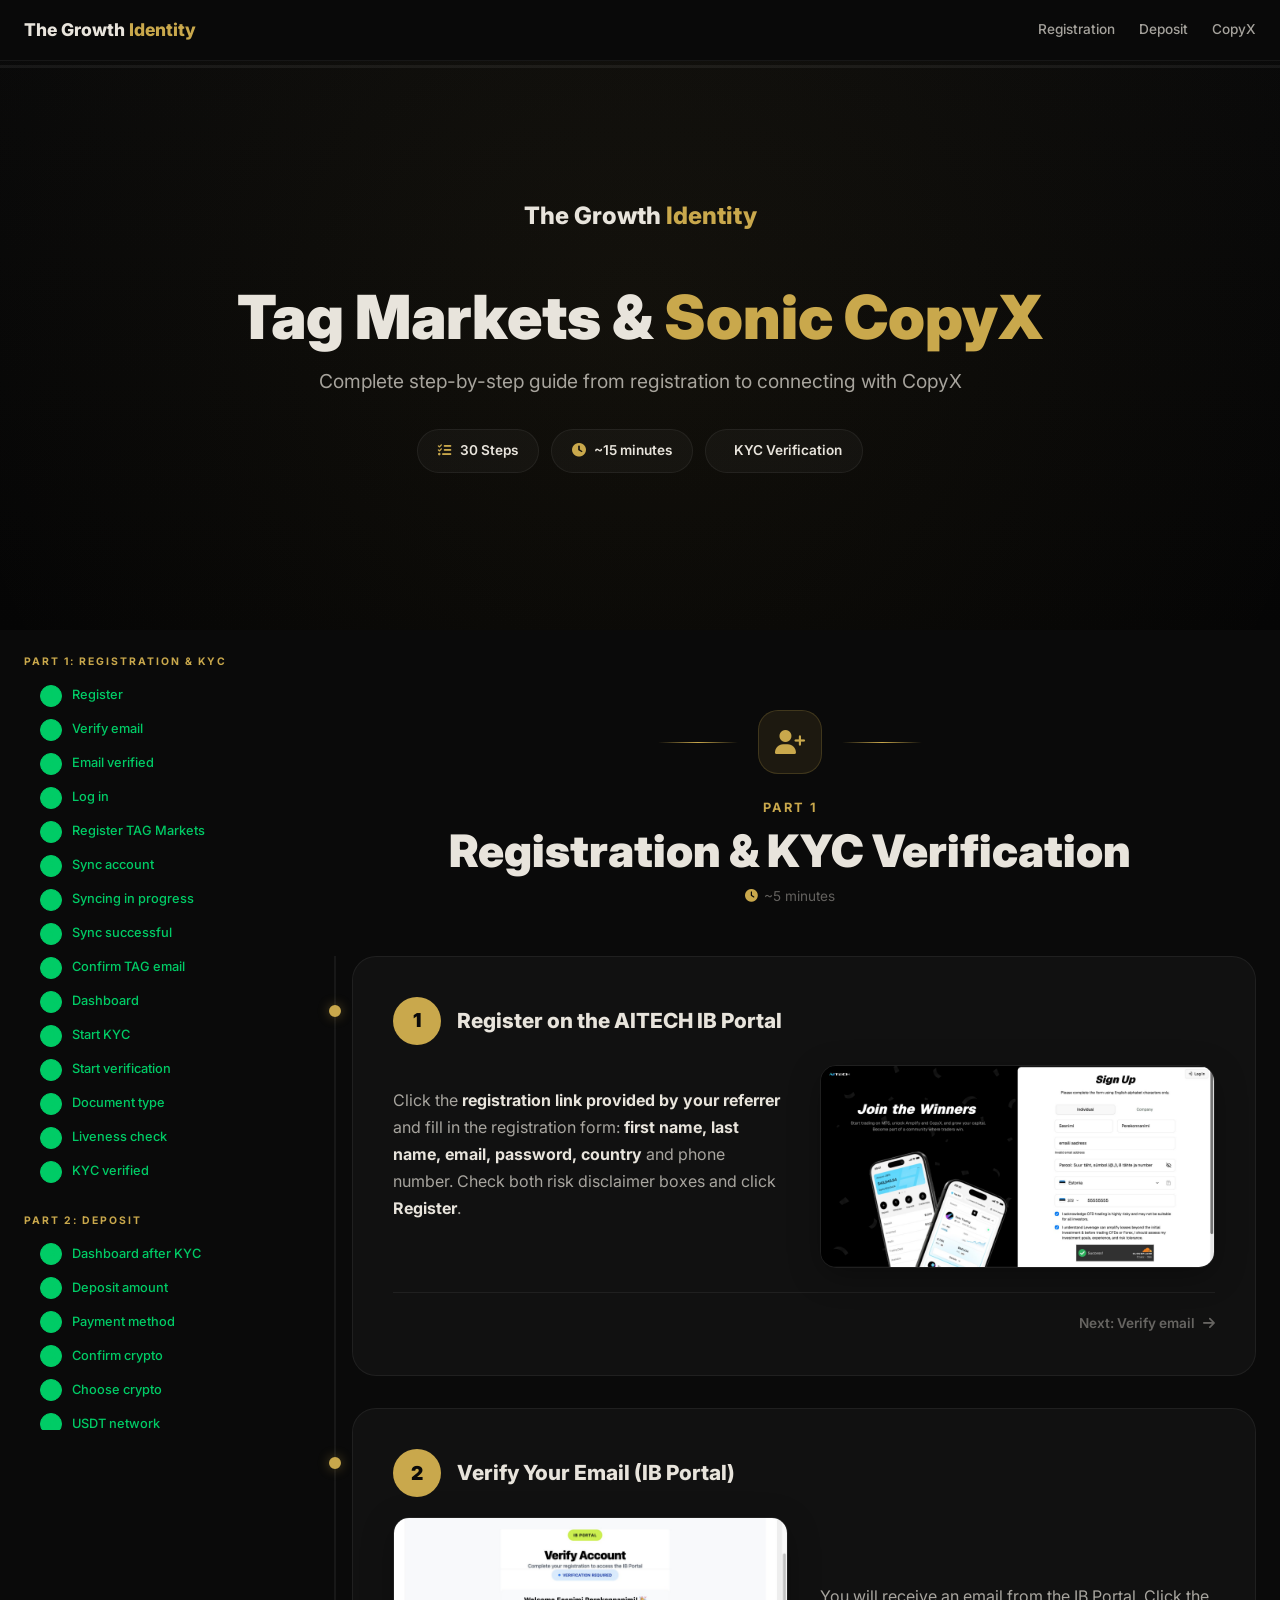
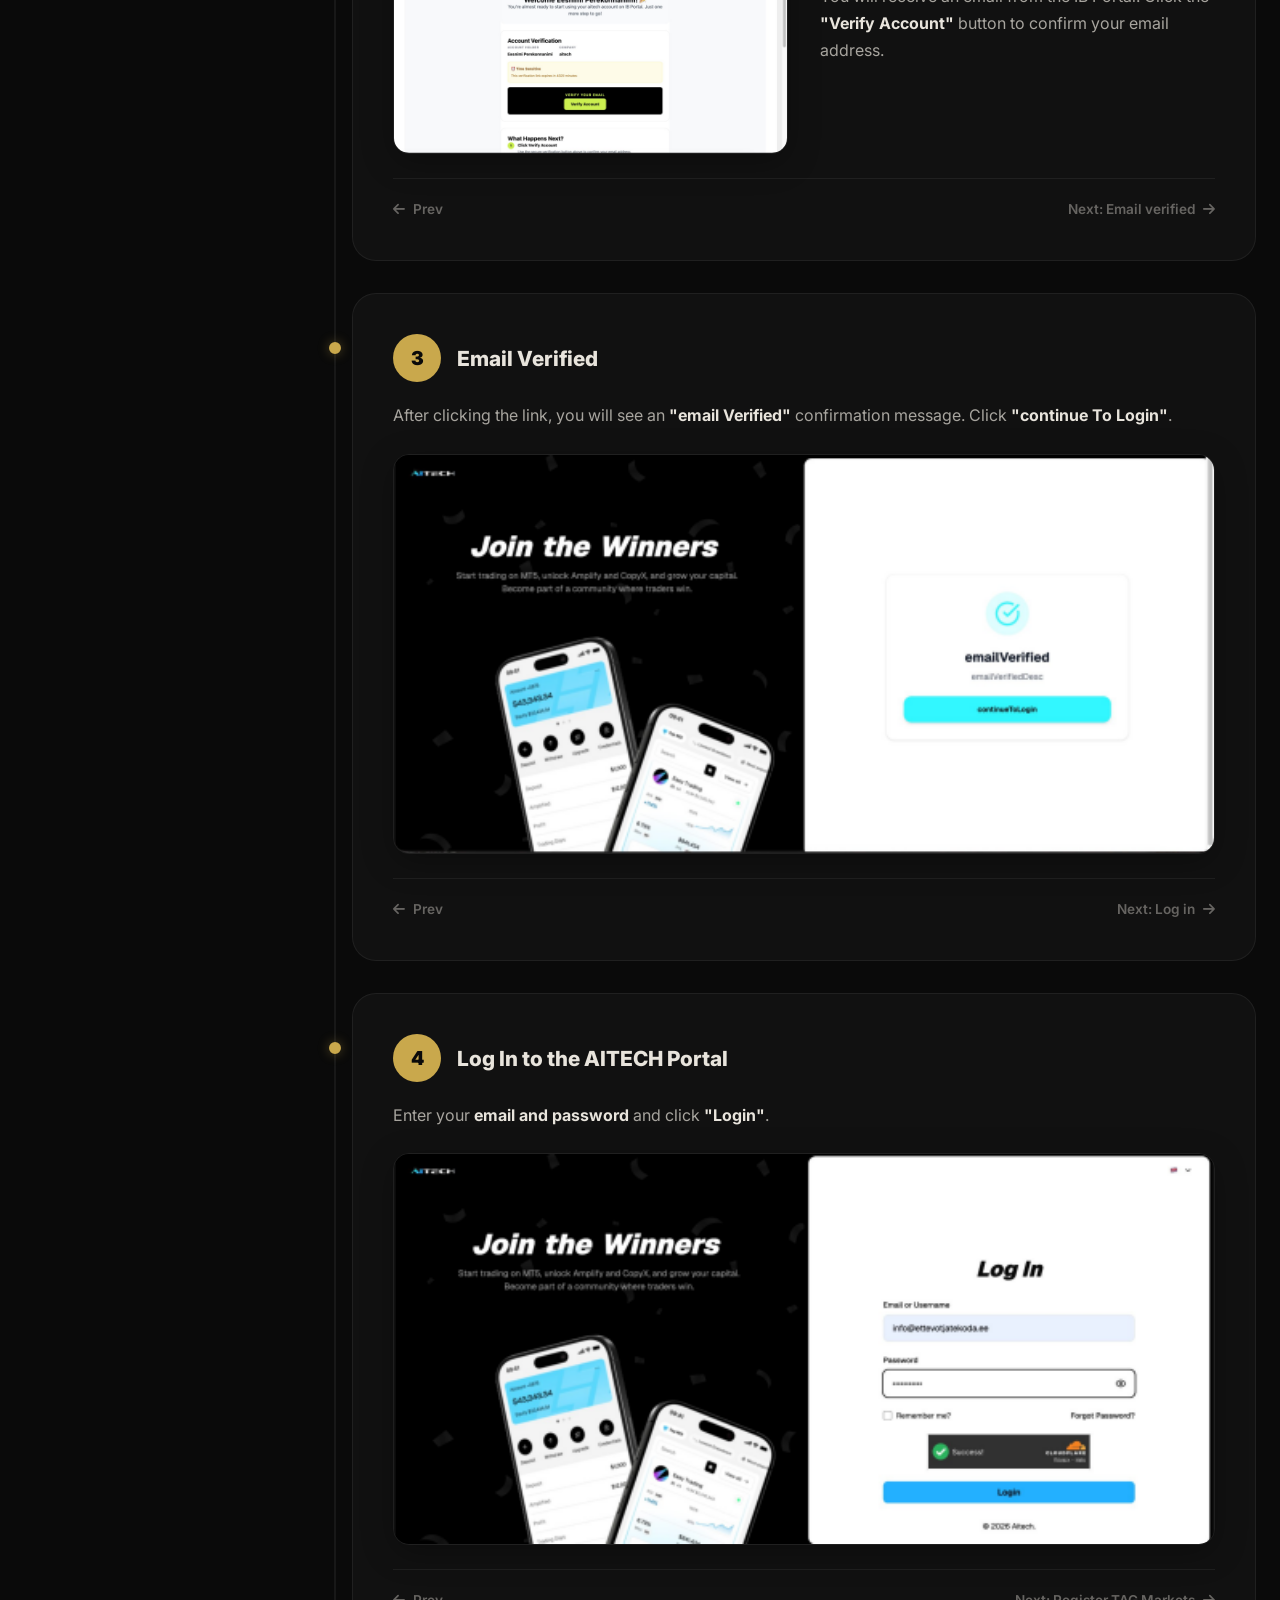
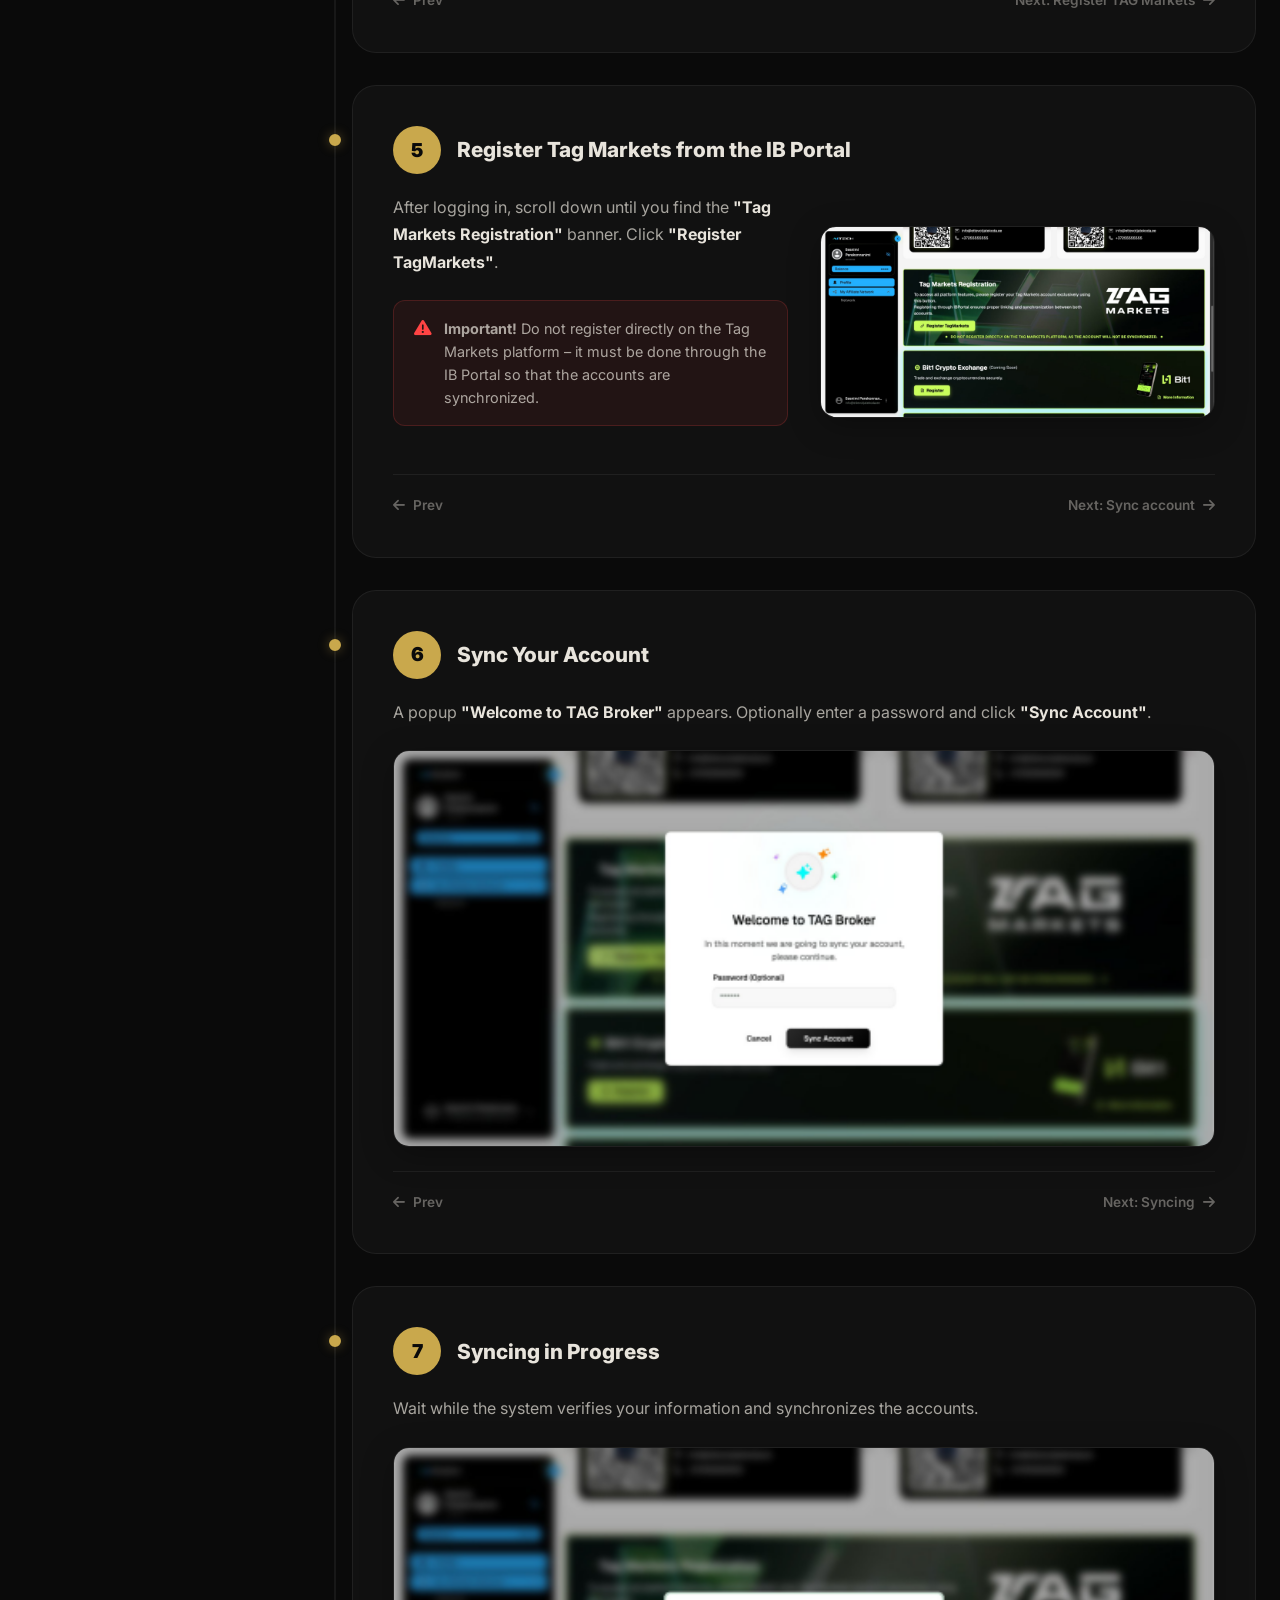
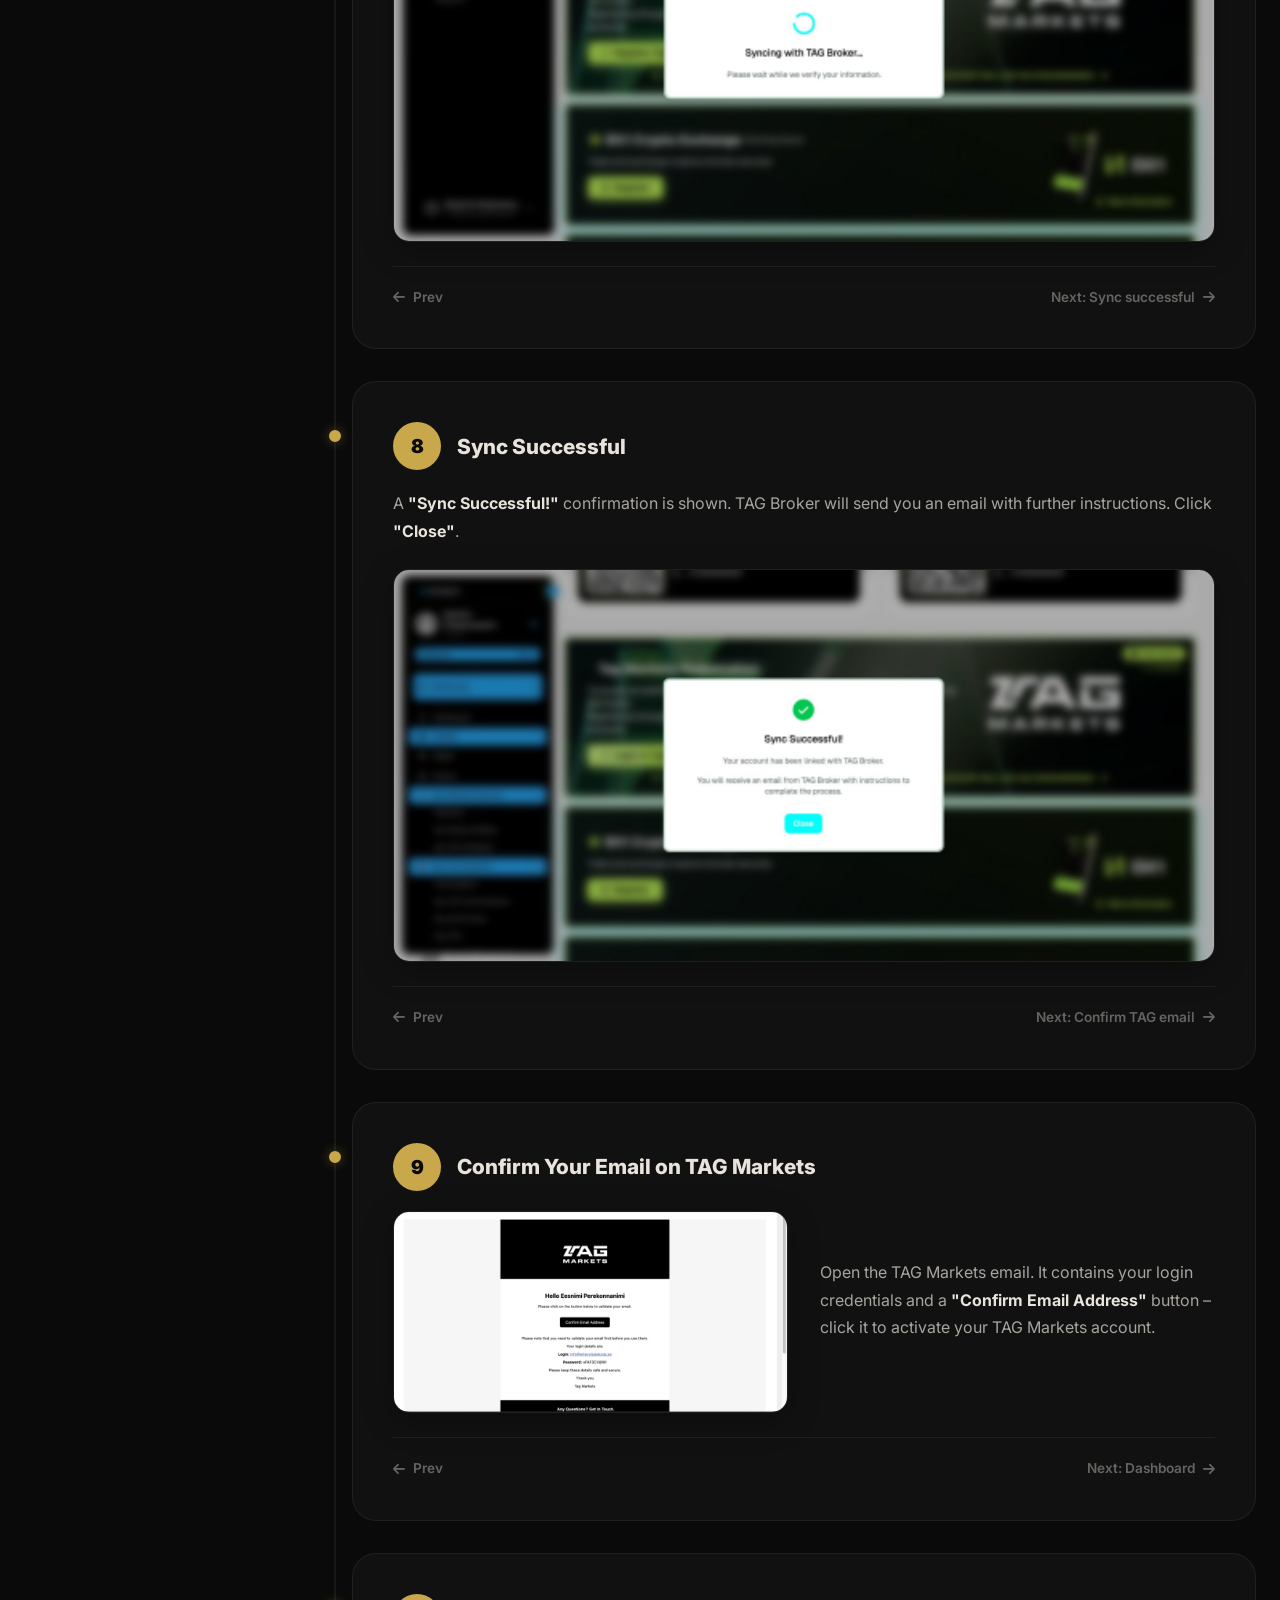
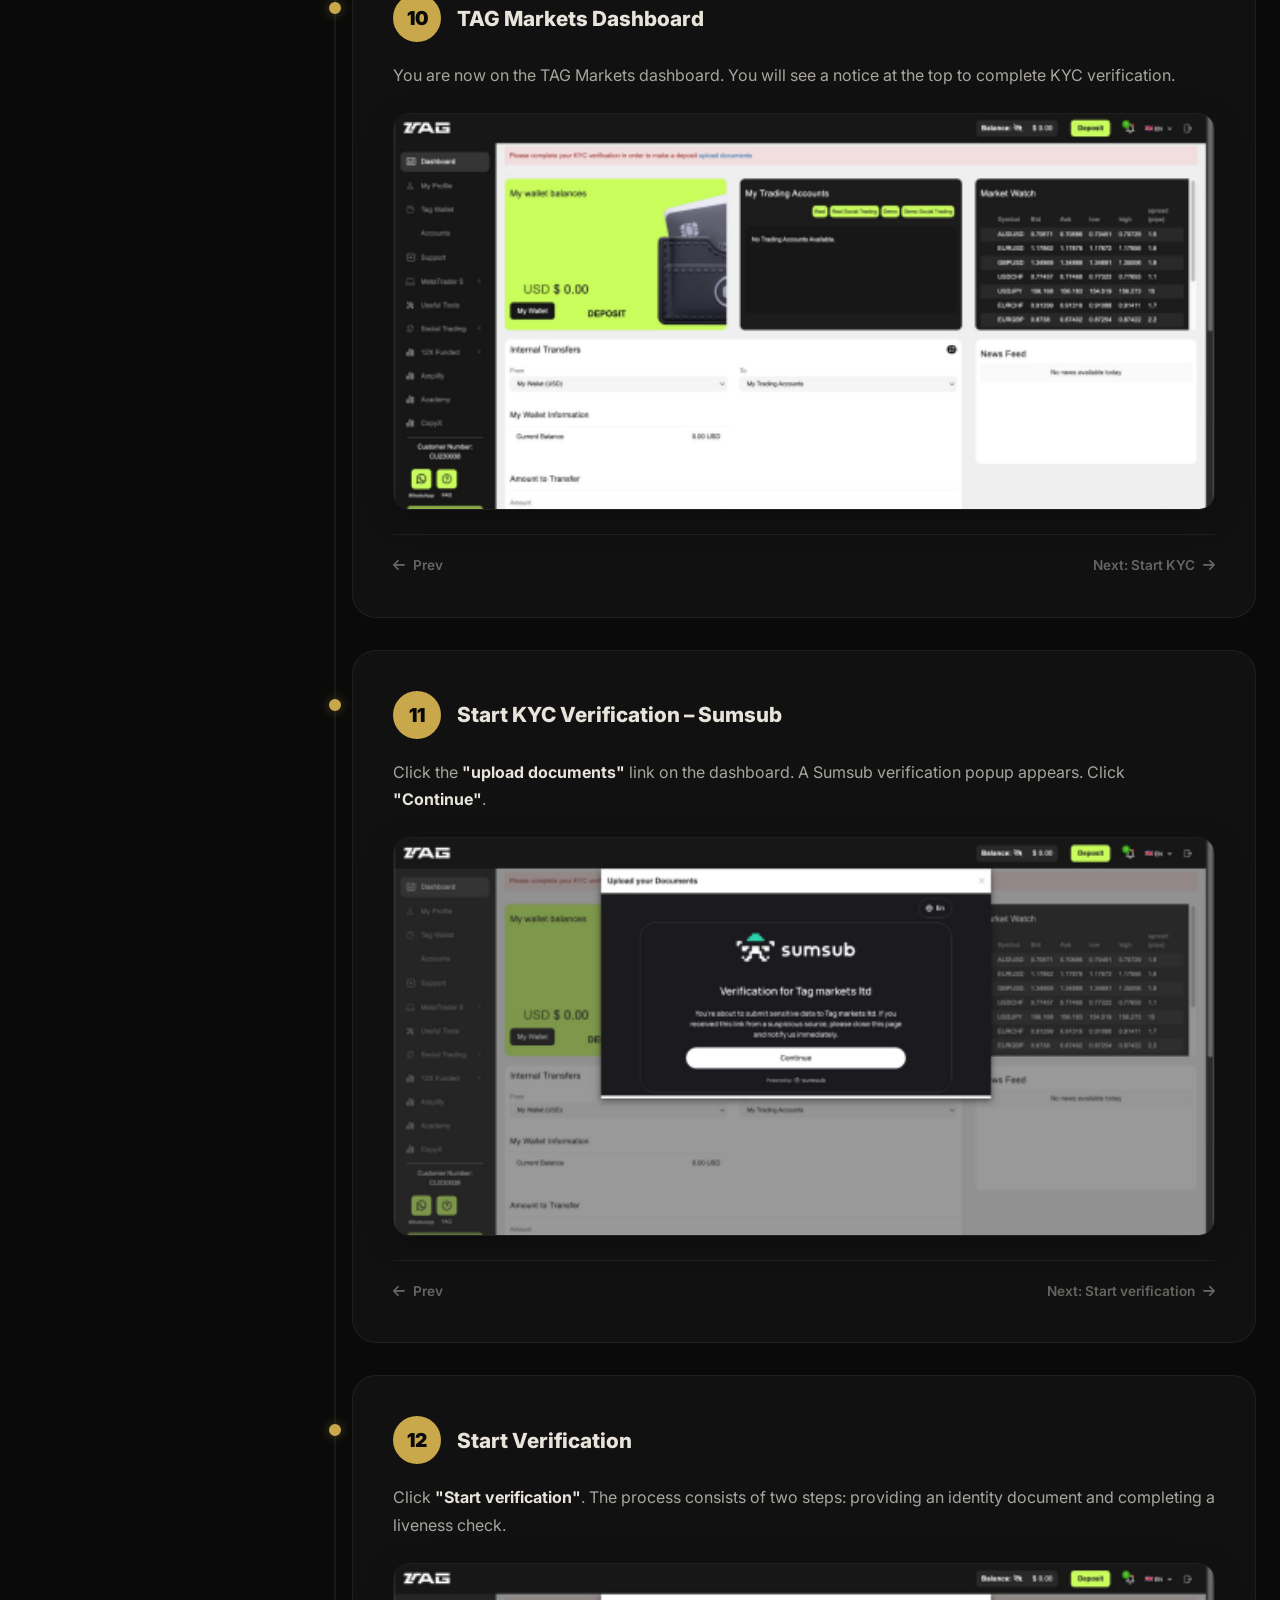
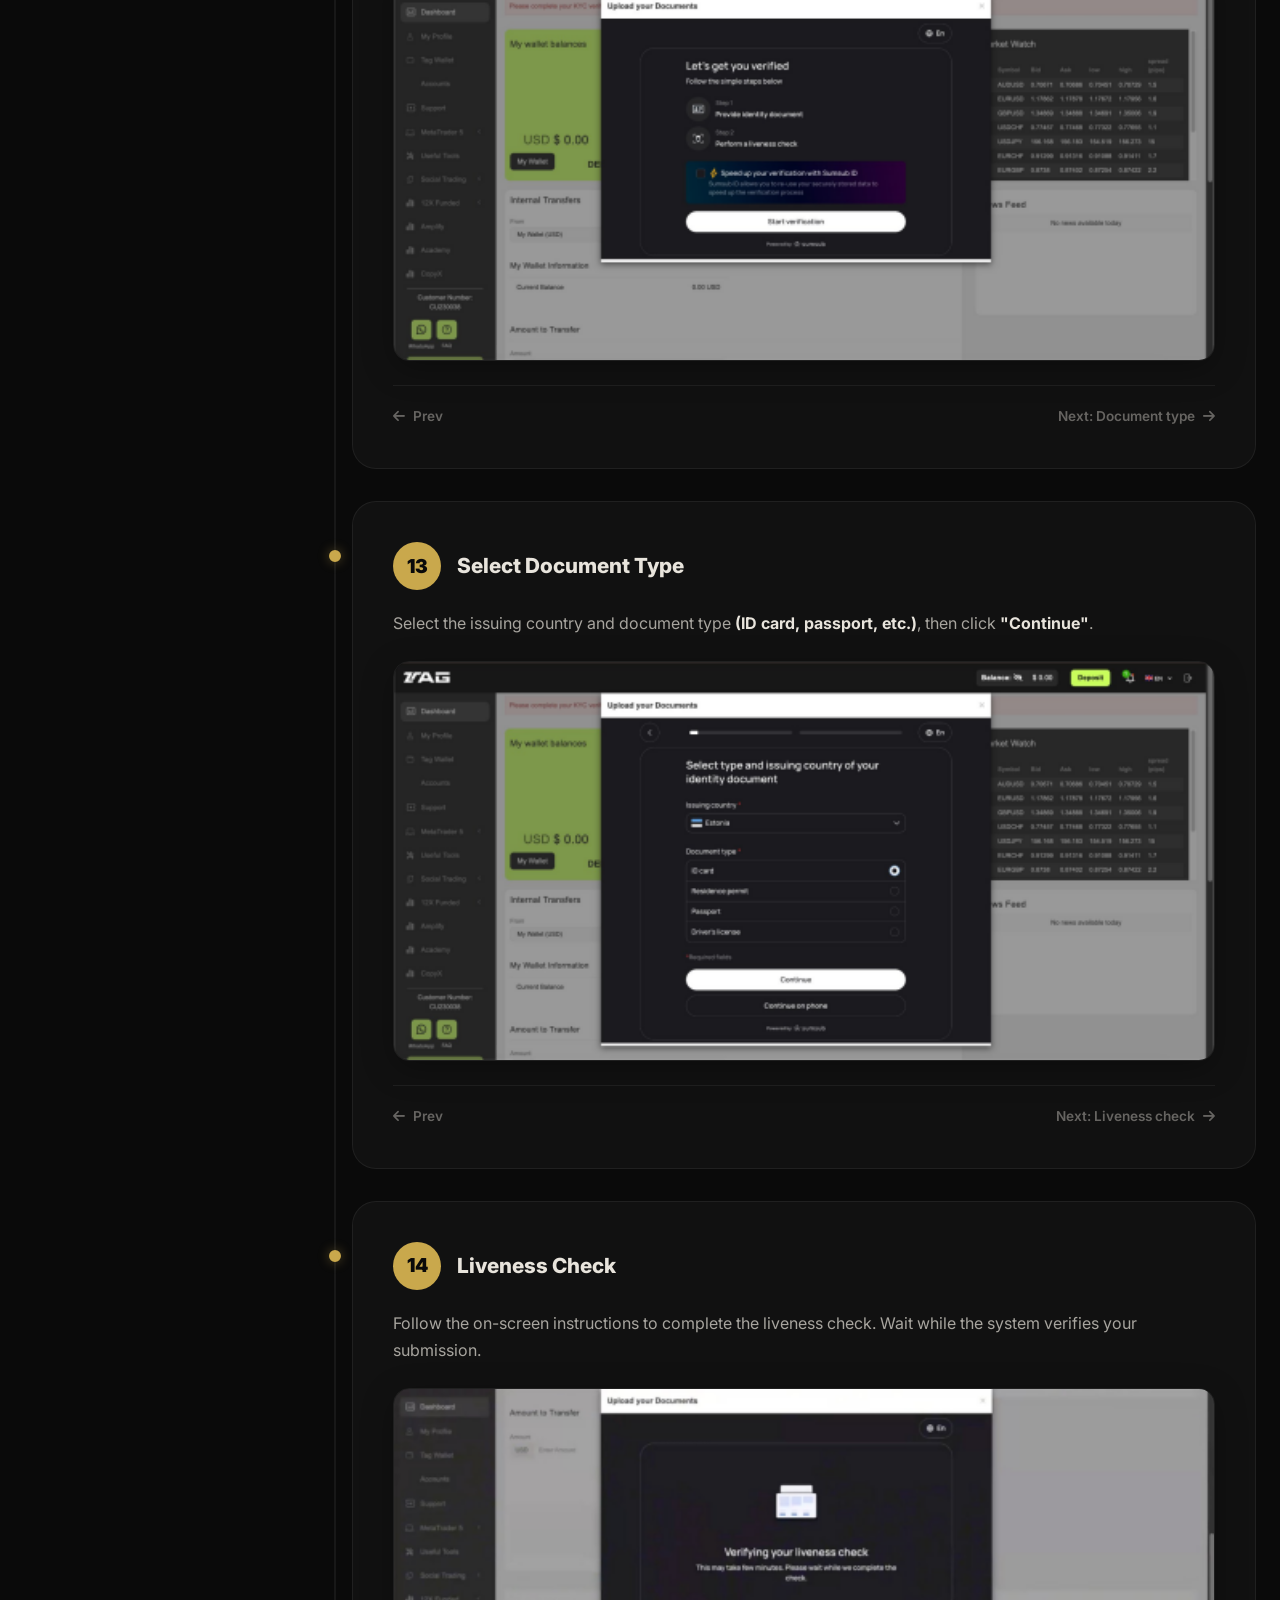
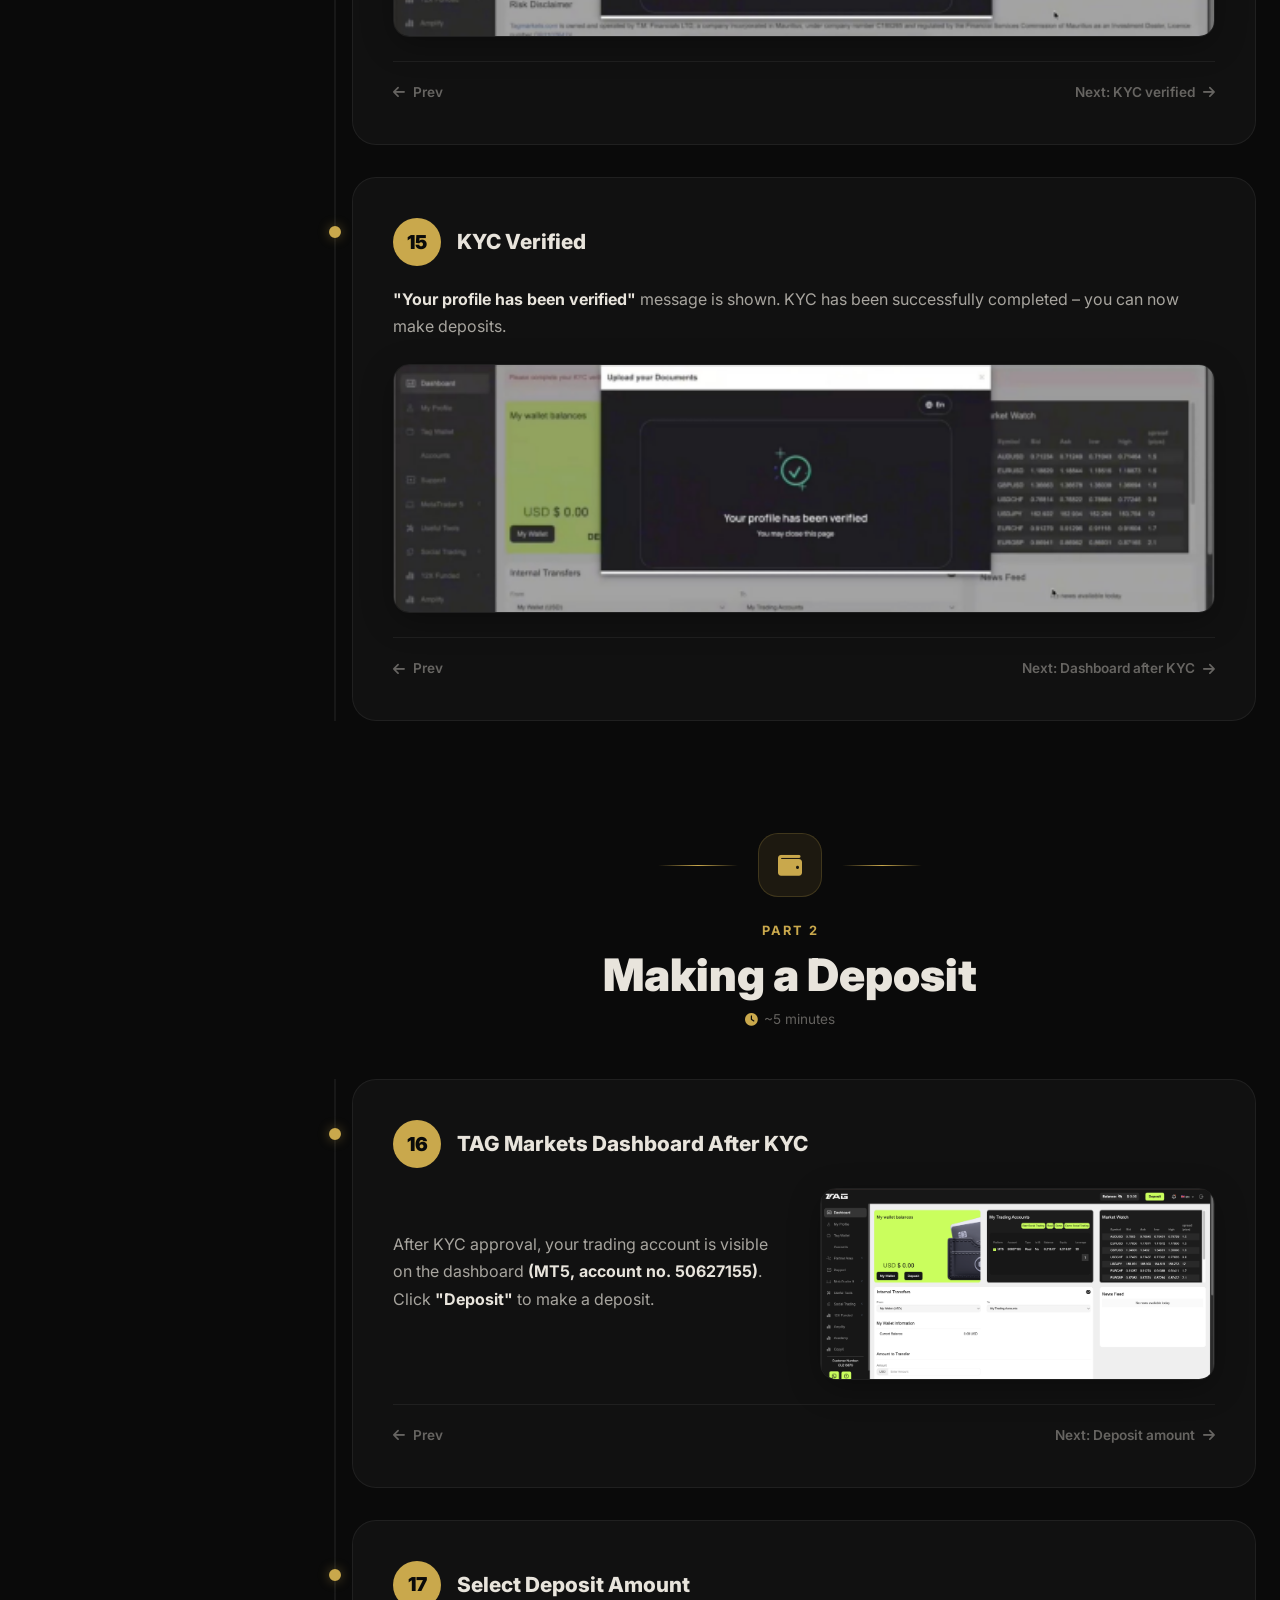
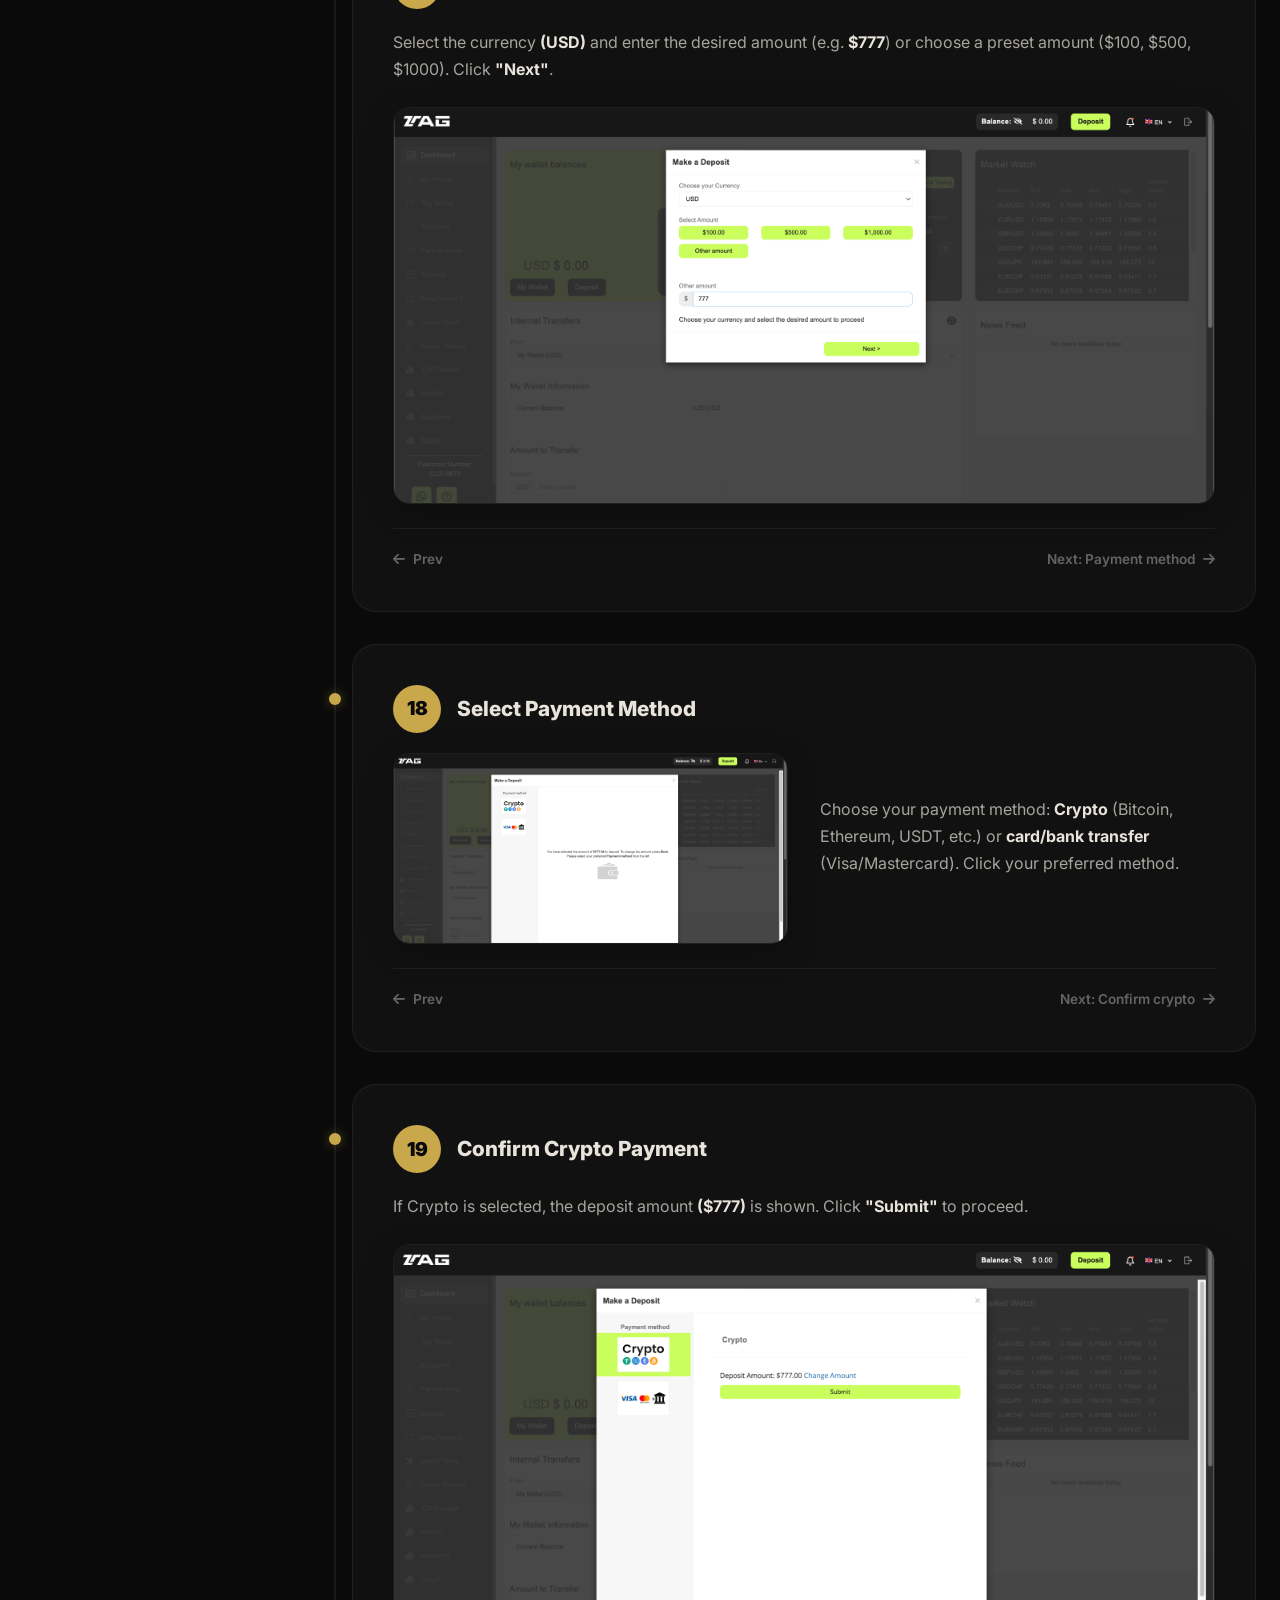
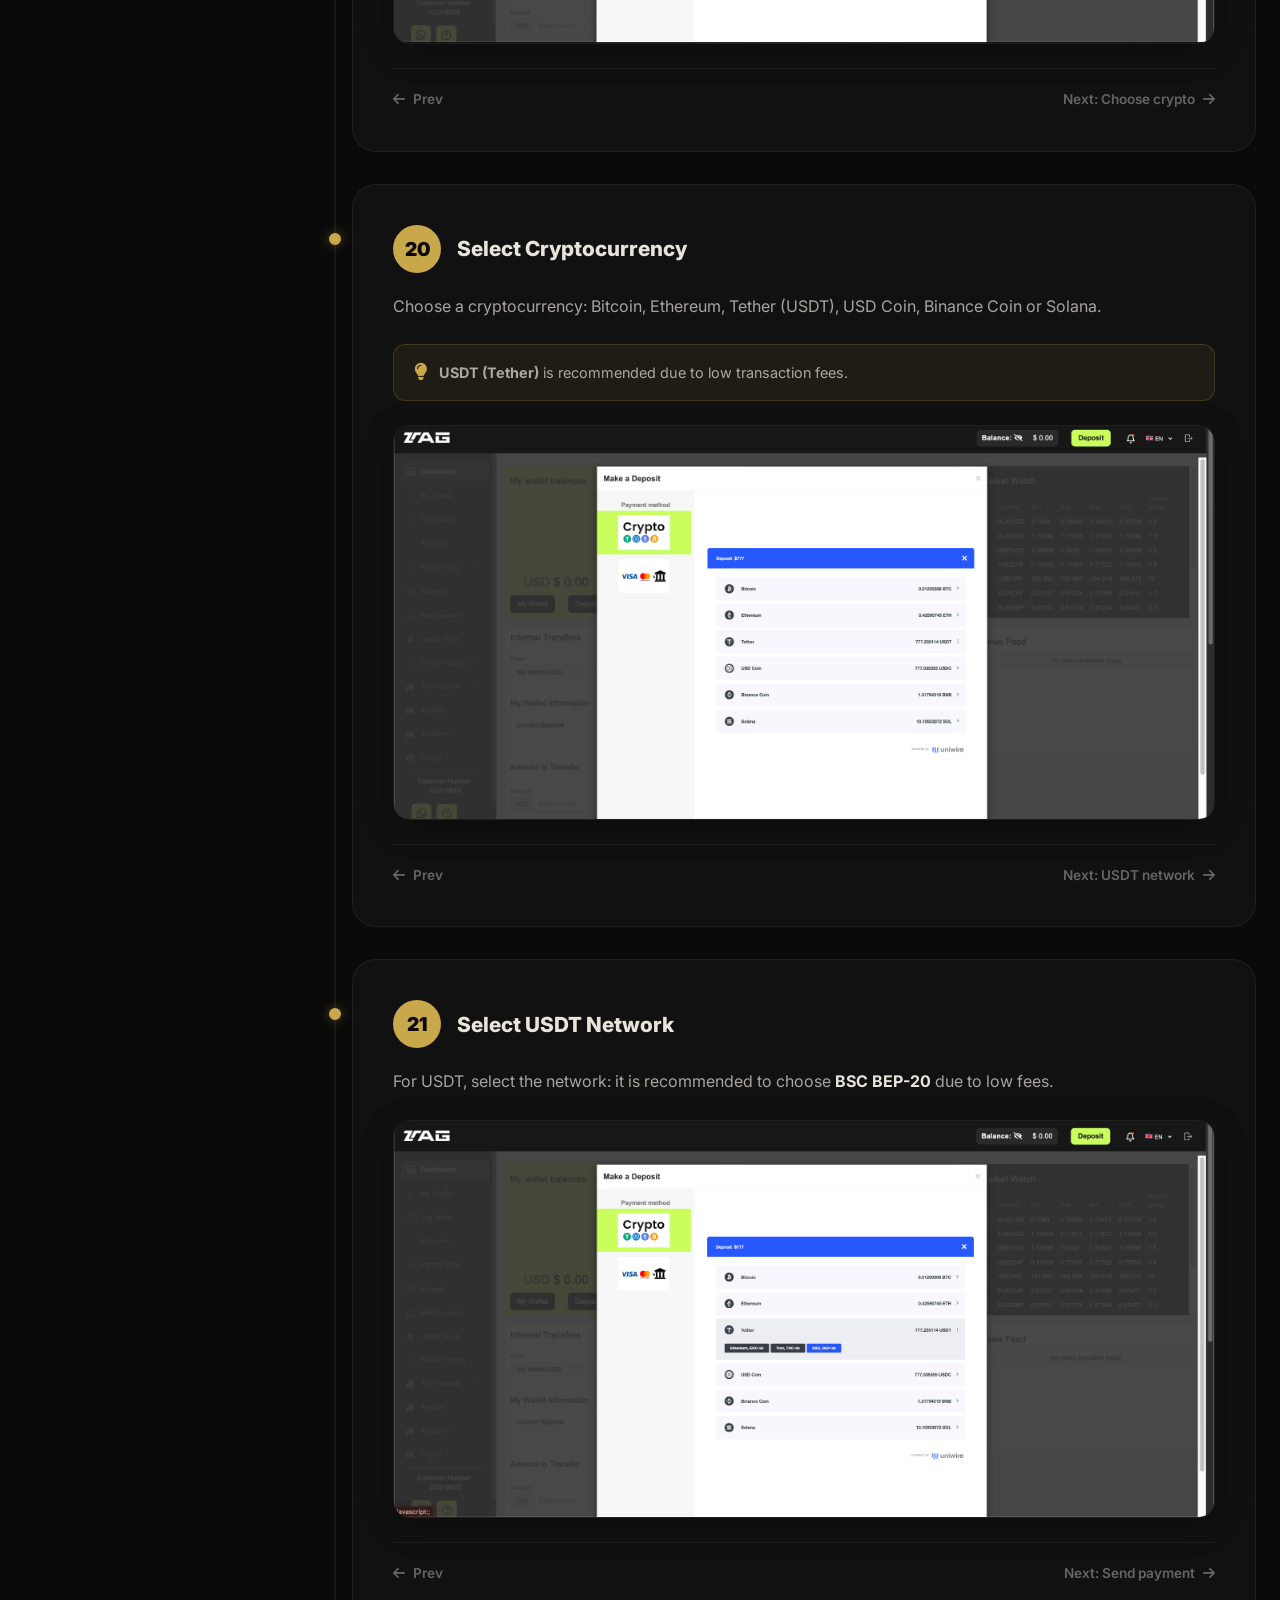
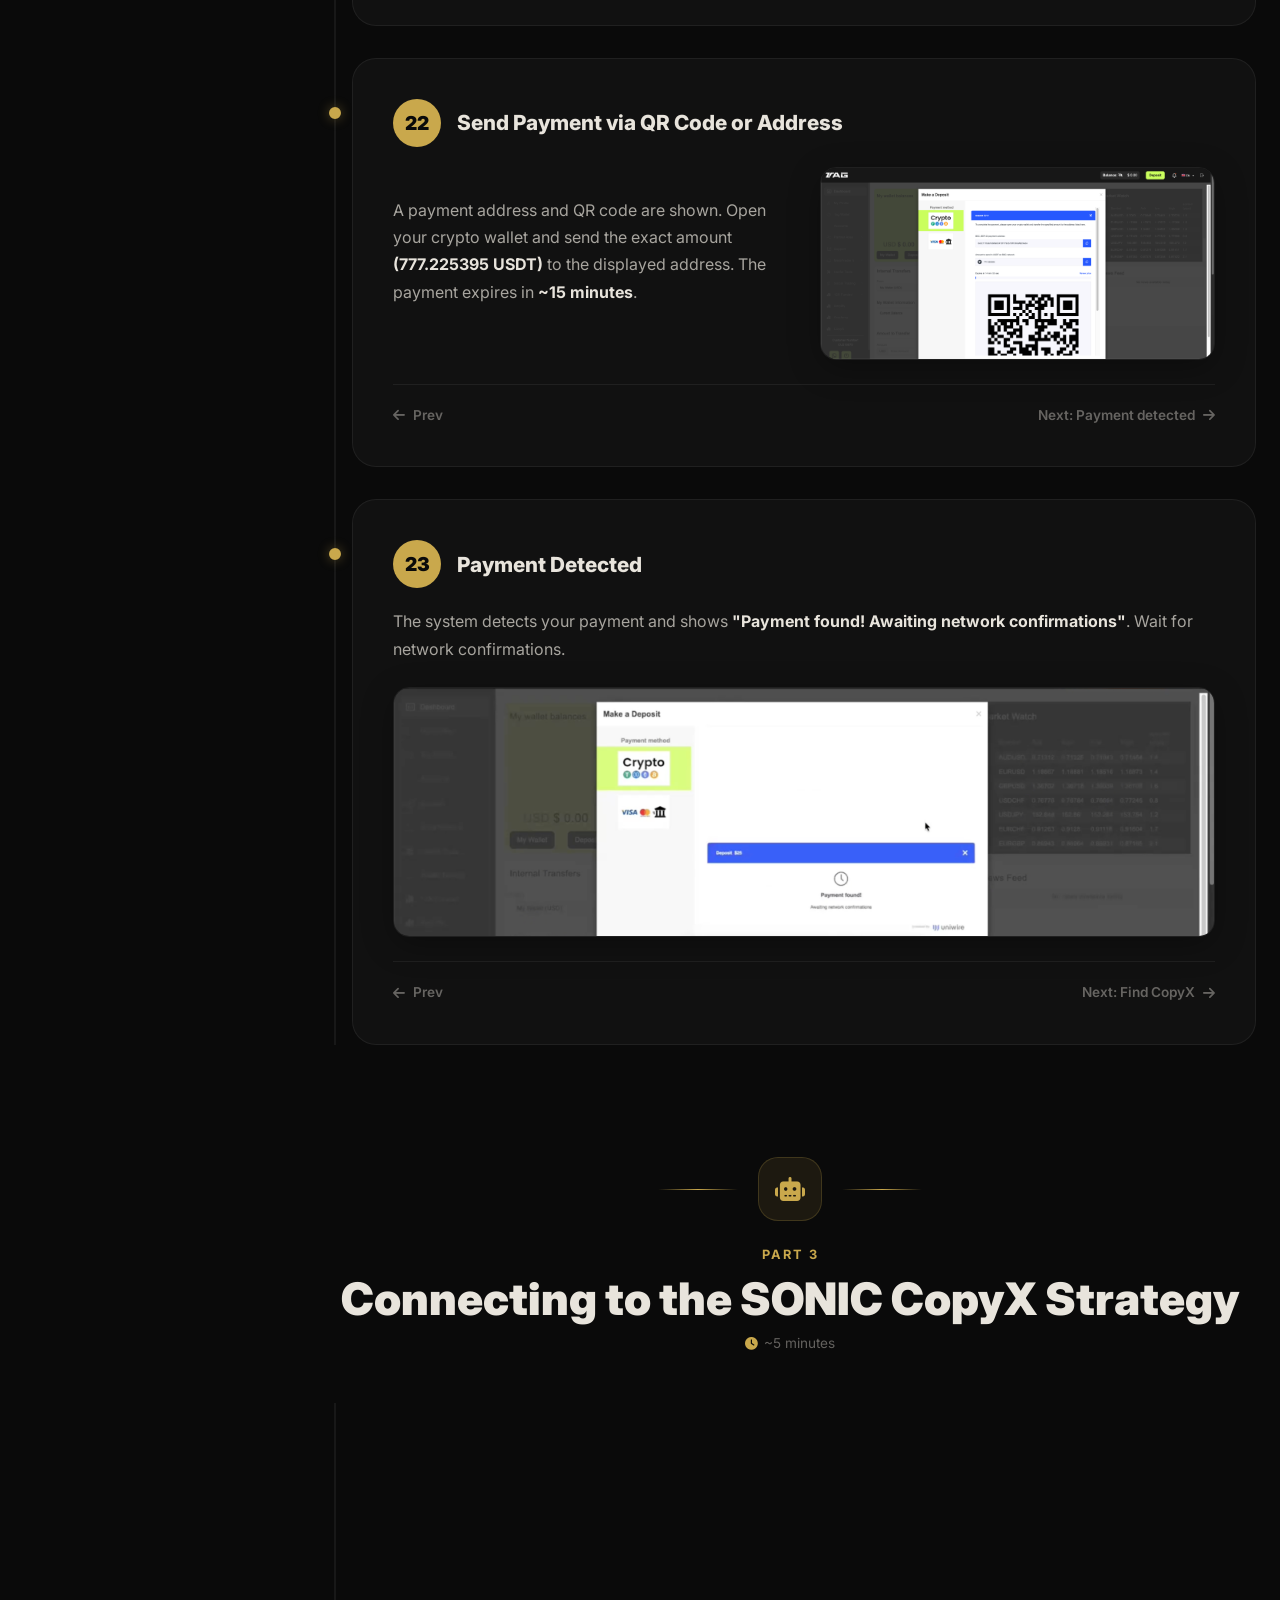
<file: guide/index.html>
<!DOCTYPE html>
<html lang="en">
<head>
<meta charset="UTF-8">
<meta name="viewport" content="width=device-width, initial-scale=1.0">
<title>TAG Markets & Sonic CopyX Guide | The Growth Identity</title>
<link rel="preconnect" href="https://fonts.googleapis.com">
<link rel="preconnect" href="https://fonts.gstatic.com" crossorigin>
<link href="https://fonts.googleapis.com/css2?family=Inter:wght@400;500;600;700;800;900&display=swap" rel="stylesheet">
<link rel="stylesheet" href="https://cdnjs.cloudflare.com/ajax/libs/font-awesome/6.5.1/css/all.min.css">
<style>
*,*::before,*::after{box-sizing:border-box;margin:0;padding:0}
:root{
--bg:#0a0a0a;
--bg-card:rgba(255,255,255,0.03);
--bg-dark:#050505;
--accent:#c9a84c;
--accent-dim:#a08839;
--accent-light:#e8d48b;
--gold:#c9a84c;
--text:#e8e4dc;
--text-dim:rgba(232,228,220,0.7);
--text-muted:rgba(232,228,220,0.4);
--border:rgba(255,255,255,0.06);
--green:#00CC66;
--red:#FF4444;
}
html{scroll-behavior:smooth}
body{
font-family:'Inter',system-ui,sans-serif;
background:var(--bg);
color:var(--text);
line-height:1.6;
}

/* Navigation */
.nav{
position:fixed;top:0;left:0;right:0;
background:rgba(10,10,10,0.95);
backdrop-filter:blur(10px);
border-bottom:1px solid var(--border);
z-index:100;
padding:16px 24px;
display:flex;
justify-content:space-between;
align-items:center;
}
.nav-logo{
font-weight:800;font-size:1.1rem;
text-decoration:none;color:var(--text);
}
.nav-logo span{color:var(--accent)}
.nav-links{display:flex;gap:24px}
.nav-links a{
color:var(--text-dim);
text-decoration:none;
font-size:0.85rem;
font-weight:500;
transition:color 0.2s;
}
.nav-links a:hover{color:var(--accent)}

/* Hero */
.hero{
min-height:70vh;
padding:120px 48px 80px;
display:flex;
flex-direction:column;
justify-content:center;
text-align:center;
background:linear-gradient(180deg,var(--bg) 0%,var(--bg-dark) 100%);
position:relative;
overflow:hidden;
}
.hero::before{
content:'';
position:absolute;
top:-50%;left:-50%;
width:200%;height:200%;
background:radial-gradient(circle at 50% 50%,rgba(201,168,76,0.06) 0%,transparent 50%);
animation:heroGlow 8s ease-in-out infinite alternate;
}
@keyframes heroGlow{
0%{transform:scale(1)}
100%{transform:scale(1.1)}
}
.hero .logo{
font-size:1.5rem;
font-weight:800;
margin-bottom:48px;
position:relative;
}
.hero .logo span{color:var(--accent)}
.hero h1{
font-size:clamp(2.2rem,5vw,3.8rem);
font-weight:900;
margin-bottom:16px;
line-height:1.1;
position:relative;
}
.hero h1 .highlight{color:var(--accent)}
.hero p{
font-size:1.2rem;
color:var(--text-dim);
max-width:700px;
margin:0 auto 32px;
position:relative;
}
.hero-badges{
display:flex;justify-content:center;flex-wrap:wrap;gap:12px;
position:relative;
}
.hero-badge{
background:var(--bg-card);
border:1px solid var(--border);
border-radius:30px;
padding:10px 20px;
font-size:0.85rem;
font-weight:600;
display:flex;align-items:center;gap:8px;
}
.hero-badge i{color:var(--accent)}

/* Layout */
.layout{
display:flex;
max-width:1300px;
margin:0 auto;
padding:0 24px;
gap:40px;
}

/* Sidebar */
.sidebar{
position:sticky;
top:80px;
width:260px;
height:fit-content;
max-height:calc(100vh - 100px);
overflow-y:auto;
flex-shrink:0;
padding:24px 0;
}
.sidebar::-webkit-scrollbar{width:3px}
.sidebar::-webkit-scrollbar-track{background:transparent}
.sidebar::-webkit-scrollbar-thumb{background:var(--border);border-radius:3px}
.sidebar-part{
font-size:0.65rem;
font-weight:700;
text-transform:uppercase;
letter-spacing:2px;
color:var(--accent);
padding:16px 0 8px;
margin-top:8px;
}
.sidebar-part:first-child{margin-top:0;padding-top:0}
.sidebar-item{
display:flex;
align-items:center;
gap:10px;
padding:6px 12px;
border-radius:8px;
text-decoration:none;
color:var(--text-muted);
font-size:0.8rem;
font-weight:500;
transition:all 0.2s;
border-left:2px solid transparent;
margin-left:2px;
}
.sidebar-item:hover{
color:var(--text-dim);
background:rgba(255,255,255,0.02);
}
.sidebar-item.active{
color:var(--accent);
border-left-color:var(--accent);
background:rgba(201,168,76,0.08);
}
.sidebar-item.completed{
color:var(--green);
}
.sidebar-item.completed .sidebar-num{
background:var(--green);
border-color:var(--green);
}
.sidebar-num{
width:22px;height:22px;
border:1.5px solid var(--border);
border-radius:50%;
display:flex;align-items:center;justify-content:center;
font-size:0.65rem;
font-weight:700;
flex-shrink:0;
transition:all 0.2s;
}
.sidebar-item.active .sidebar-num{
background:var(--accent);
border-color:var(--accent);
color:var(--bg);
}

/* Main content */
.guide-content{
flex:1;
min-width:0;
padding:0 0 80px;
}

/* Part headers */
.part-header{
text-align:center;
padding:80px 0 48px;
position:relative;
}
.part-divider{
display:flex;
align-items:center;
justify-content:center;
gap:20px;
margin-bottom:24px;
}
.part-divider-line{
height:1px;
width:80px;
background:linear-gradient(90deg,transparent,var(--accent),transparent);
}
.part-icon{
width:64px;height:64px;
background:rgba(201,168,76,0.1);
border:1px solid rgba(201,168,76,0.2);
border-radius:20px;
display:flex;align-items:center;justify-content:center;
font-size:1.5rem;
color:var(--accent);
}
.part-label{
font-size:0.8rem;
font-weight:700;
text-transform:uppercase;
letter-spacing:2px;
color:var(--accent);
margin-bottom:8px;
}
.part-title{
font-size:clamp(1.8rem,4vw,2.8rem);
font-weight:900;
line-height:1.15;
margin-bottom:8px;
}
.part-time{
font-size:0.85rem;
color:var(--text-muted);
display:flex;align-items:center;justify-content:center;gap:6px;
}
.part-time i{color:var(--accent);font-size:0.8rem}

/* Timeline connector */
.timeline{
position:relative;
padding-left:28px;
}
.timeline::before{
content:'';
position:absolute;
left:10px;
top:0;
bottom:0;
width:2px;
background:var(--border);
}

/* Step cards */
.step-card{
background:var(--bg-card);
border:1px solid var(--border);
border-radius:24px;
padding:40px;
margin-bottom:32px;
position:relative;
opacity:0;
transform:translateY(30px);
transition:opacity 0.6s ease,transform 0.6s ease,border-color 0.3s;
}
.step-card.visible{
opacity:1;
transform:translateY(0);
}
.step-card:hover{
border-color:rgba(201,168,76,0.3);
transform:translateY(-2px);
}
/* Timeline dot */
.step-card::before{
content:'';
position:absolute;
left:-24px;
top:48px;
width:12px;
height:12px;
background:var(--bg);
border:2px solid var(--border);
border-radius:50%;
transition:all 0.3s;
z-index:1;
}
.step-card.visible::before{
background:var(--accent);
border-color:var(--accent);
box-shadow:0 0 12px rgba(201,168,76,0.4);
}
.step-header{
display:flex;
align-items:center;
gap:16px;
margin-bottom:20px;
}
.step-num{
width:48px;height:48px;
background:var(--accent);
color:var(--bg);
border-radius:50%;
display:flex;align-items:center;justify-content:center;
font-weight:900;font-size:1.2rem;
flex-shrink:0;
}
.step-title{
font-size:1.3rem;
font-weight:800;
}
.step-desc{
color:var(--text-dim);
font-size:1rem;
line-height:1.7;
margin-bottom:24px;
}
.step-desc strong{
color:var(--text);
font-weight:700;
}
.step-note{
background:rgba(201,168,76,0.08);
border:1px solid rgba(201,168,76,0.2);
border-radius:12px;
padding:16px 20px;
margin-bottom:24px;
display:flex;
align-items:flex-start;
gap:12px;
font-size:0.9rem;
color:var(--text-dim);
}
.step-note i{
color:var(--accent);
font-size:1.1rem;
margin-top:2px;
flex-shrink:0;
}
.step-note.warning{
background:rgba(239,68,68,0.08);
border-color:rgba(239,68,68,0.2);
}
.step-note.warning i{color:var(--red)}
.step-image{
border-radius:16px;
overflow:hidden;
border:1px solid var(--border);
box-shadow:0 8px 32px rgba(0,0,0,0.3);
transition:transform 0.3s,box-shadow 0.3s;
}
.step-image:hover{
transform:scale(1.01);
box-shadow:0 12px 48px rgba(0,0,0,0.4);
}
.step-image img{
width:100%;
height:auto;
display:block;
}

/* Alternating layout for wider cards */
.step-split{
display:grid;
grid-template-columns:1fr 1fr;
gap:32px;
align-items:center;
}
.step-split.reverse{direction:rtl}
.step-split.reverse > *{direction:ltr}
.step-split-text{}
.step-split-image{}

/* Step nav */
.step-nav{
display:flex;
justify-content:space-between;
margin-top:24px;
padding-top:20px;
border-top:1px solid var(--border);
}
.step-nav a{
display:flex;
align-items:center;
gap:8px;
color:var(--text-muted);
text-decoration:none;
font-size:0.85rem;
font-weight:600;
transition:color 0.2s;
}
.step-nav a:hover{color:var(--accent)}

/* Progress bar */
.progress-bar{
position:fixed;
top:65px;left:0;right:0;
height:3px;
background:var(--border);
z-index:99;
}
.progress-fill{
height:100%;
background:linear-gradient(90deg,var(--accent-dim),var(--accent),var(--accent-light));
width:0%;
transition:width 0.3s;
}

/* Footer */
.guide-footer{
text-align:center;
padding:60px 24px;
background:var(--bg-dark);
}
.footer-card{
background:var(--bg-card);
border:1px solid var(--border);
border-radius:24px;
padding:48px;
max-width:600px;
margin:0 auto;
}
.footer-icon{font-size:3rem;margin-bottom:16px}
.footer-card h2{font-size:1.8rem;font-weight:900;margin-bottom:8px}
.footer-card h2 span{color:var(--accent)}
.footer-card p{
color:var(--text-dim);font-size:1rem;margin-bottom:24px;line-height:1.7;
}
.footer-links{
display:flex;justify-content:center;gap:16px;flex-wrap:wrap;
}
.footer-link{
display:flex;align-items:center;gap:10px;
background:var(--bg);
border:1px solid var(--border);
border-radius:12px;
padding:14px 24px;
color:var(--text);
text-decoration:none;
font-weight:600;
font-size:0.9rem;
transition:all 0.2s;
}
.footer-link:hover{border-color:var(--accent);color:var(--accent)}
.footer-link i{color:var(--accent)}

/* Back to top */
.back-to-top{
position:fixed;
bottom:24px;right:24px;
width:48px;height:48px;
background:var(--accent);
color:var(--bg);
border:none;
border-radius:50%;
display:flex;align-items:center;justify-content:center;
font-size:1.2rem;
cursor:pointer;
opacity:0;
transform:translateY(20px);
transition:all 0.3s;
z-index:50;
box-shadow:0 4px 20px rgba(201,168,76,0.3);
}
.back-to-top.show{
opacity:1;
transform:translateY(0);
}
.back-to-top:hover{
transform:translateY(-2px);
box-shadow:0 6px 24px rgba(201,168,76,0.4);
}

/* Mobile menu */
.mobile-menu-btn{
display:none;
background:none;border:none;color:var(--text);
font-size:1.4rem;cursor:pointer;padding:8px;
z-index:201;
}
.mobile-drawer{
position:fixed;top:0;right:-300px;
width:300px;height:100vh;
background:var(--bg-dark);
border-left:1px solid var(--border);
z-index:200;
padding:80px 20px 24px;
overflow-y:auto;
transition:right 0.3s ease;
}
.mobile-drawer.open{right:0}
.mobile-drawer-overlay{
position:fixed;top:0;left:0;right:0;bottom:0;
background:rgba(0,0,0,0.6);
z-index:199;
opacity:0;pointer-events:none;
transition:opacity 0.3s;
}
.mobile-drawer-overlay.open{opacity:1;pointer-events:all}
.mobile-drawer .sidebar-part{
font-size:0.65rem;font-weight:700;text-transform:uppercase;
letter-spacing:2px;color:var(--accent);
padding:16px 0 8px;margin-top:8px;
}
.mobile-drawer .sidebar-part:first-child{margin-top:0;padding-top:0}
.mobile-drawer .sidebar-item{
display:flex;align-items:center;gap:10px;
padding:10px 12px;border-radius:8px;
text-decoration:none;color:var(--text-muted);
font-size:0.85rem;font-weight:500;transition:all 0.2s;
}
.mobile-drawer .sidebar-item.active{color:var(--accent);background:rgba(201,168,76,0.08)}
.mobile-drawer .sidebar-item.completed{color:var(--green)}
.mobile-drawer .sidebar-num{
width:24px;height:24px;
border:1.5px solid var(--border);border-radius:50%;
display:flex;align-items:center;justify-content:center;
font-size:0.7rem;font-weight:700;flex-shrink:0;
}
.mobile-drawer .sidebar-item.active .sidebar-num{
background:var(--accent);border-color:var(--accent);color:var(--bg);
}
.mobile-drawer .sidebar-item.completed .sidebar-num{
background:var(--green);border-color:var(--green);color:#fff;
}

/* Responsive */
@media(max-width:1024px){
.sidebar{display:none}
.layout{padding:0 24px}
.timeline{padding-left:0}
.timeline::before{display:none}
.step-card::before{display:none}
.mobile-menu-btn{display:block}
.nav-links{display:none}
}
@media(max-width:768px){
.hero{min-height:auto;padding:100px 20px 40px}
.hero h1{font-size:clamp(1.6rem,6vw,2.4rem)}
.hero .logo{font-size:1.2rem;margin-bottom:32px}
.hero p{font-size:0.95rem}
.hero-badges{flex-direction:column;align-items:center;gap:8px}
.hero-badge{font-size:0.8rem;padding:8px 16px}
.layout{padding:0 16px}
.step-card{padding:20px;border-radius:16px;margin-bottom:24px}
.step-split{grid-template-columns:1fr;gap:20px}
.step-split.reverse{direction:ltr}
.step-split.reverse > *{direction:ltr}
.step-split-text{order:1}
.step-split-image{order:2}
.step-num{width:40px;height:40px;font-size:1rem}
.step-header h3{font-size:1.1rem}
.step-split-text p{font-size:0.9rem}
.step-split-text ul{font-size:0.9rem}
.step-img{border-radius:12px}
.step-nav a{font-size:0.8rem;gap:6px}
.part-section{padding:60px 0 32px}
.part-icon{width:48px;height:48px;font-size:1.2rem;border-radius:14px}
.part-section h2{font-size:1.4rem}
.part-section p{font-size:0.85rem}
.part-divider-line{width:40px}
.footer-card{padding:32px 20px;border-radius:16px}
.footer-card h2{font-size:1.4rem}
.footer-card p{font-size:0.9rem}
.footer-links{flex-direction:column;align-items:center}
.footer-link{width:100%;justify-content:center;padding:12px 20px;font-size:0.85rem}
.back-to-top{width:42px;height:42px;font-size:1rem;bottom:16px;right:16px}
.nav{padding:12px 16px}
.nav-logo{font-size:1rem}
}
@media(max-width:400px){
.hero{padding:90px 16px 32px}
.hero h1{font-size:1.4rem}
.layout{padding:0 12px}
.step-card{padding:16px;border-radius:12px}
.step-split{gap:16px}
.step-num{width:36px;height:36px;font-size:0.9rem}
.step-header{gap:12px;margin-bottom:16px}
.step-header h3{font-size:1rem}
.step-nav{flex-direction:column;gap:12px;align-items:stretch;text-align:center}
.step-nav a{justify-content:center}
.part-section{padding:48px 0 24px}
.part-icon{width:40px;height:40px;font-size:1rem;border-radius:12px}
.part-section h2{font-size:1.2rem}
.mobile-drawer{width:260px}
}
</style>
</head>
<body>

<!-- Navigation -->
<nav class="nav">
<a href="/" class="nav-logo">The Growth <span>Identity</span></a>
<div class="nav-links">
<a href="#part1">Registration</a>
<a href="#part2">Deposit</a>
<a href="#part3">CopyX</a>
</div>
<button class="mobile-menu-btn" id="mobileMenuBtn" aria-label="Open menu"><i class="fa-solid fa-bars"></i></button>
</nav>

<!-- Mobile Drawer -->
<div class="mobile-drawer-overlay" id="drawerOverlay"></div>
<div class="mobile-drawer" id="mobileDrawer">
<div class="sidebar-part">Part 1: Registration & KYC</div>
<a href="#step1" class="sidebar-item mobile-nav-link" data-step="1"><span class="sidebar-num">1</span> Register</a>
<a href="#step2" class="sidebar-item mobile-nav-link" data-step="2"><span class="sidebar-num">2</span> Verify email</a>
<a href="#step3" class="sidebar-item mobile-nav-link" data-step="3"><span class="sidebar-num">3</span> Email verified</a>
<a href="#step4" class="sidebar-item mobile-nav-link" data-step="4"><span class="sidebar-num">4</span> Log in</a>
<a href="#step5" class="sidebar-item mobile-nav-link" data-step="5"><span class="sidebar-num">5</span> TAG Markets</a>
<a href="#step6" class="sidebar-item mobile-nav-link" data-step="6"><span class="sidebar-num">6</span> Sync account</a>
<a href="#step7" class="sidebar-item mobile-nav-link" data-step="7"><span class="sidebar-num">7</span> Syncing</a>
<a href="#step8" class="sidebar-item mobile-nav-link" data-step="8"><span class="sidebar-num">8</span> Sync done</a>
<a href="#step9" class="sidebar-item mobile-nav-link" data-step="9"><span class="sidebar-num">9</span> TAG email</a>
<a href="#step10" class="sidebar-item mobile-nav-link" data-step="10"><span class="sidebar-num">10</span> Dashboard</a>
<a href="#step11" class="sidebar-item mobile-nav-link" data-step="11"><span class="sidebar-num">11</span> Start KYC</a>
<a href="#step12" class="sidebar-item mobile-nav-link" data-step="12"><span class="sidebar-num">12</span> Verification</a>
<a href="#step13" class="sidebar-item mobile-nav-link" data-step="13"><span class="sidebar-num">13</span> Document type</a>
<a href="#step14" class="sidebar-item mobile-nav-link" data-step="14"><span class="sidebar-num">14</span> Liveness check</a>
<a href="#step15" class="sidebar-item mobile-nav-link" data-step="15"><span class="sidebar-num">15</span> KYC verified</a>
<div class="sidebar-part">Part 2: Deposit</div>
<a href="#step16" class="sidebar-item mobile-nav-link" data-step="16"><span class="sidebar-num">16</span> Dashboard (KYC)</a>
<a href="#step17" class="sidebar-item mobile-nav-link" data-step="17"><span class="sidebar-num">17</span> Deposit amount</a>
<a href="#step18" class="sidebar-item mobile-nav-link" data-step="18"><span class="sidebar-num">18</span> Payment method</a>
<a href="#step19" class="sidebar-item mobile-nav-link" data-step="19"><span class="sidebar-num">19</span> Confirm crypto</a>
<a href="#step20" class="sidebar-item mobile-nav-link" data-step="20"><span class="sidebar-num">20</span> Choose crypto</a>
<a href="#step21" class="sidebar-item mobile-nav-link" data-step="21"><span class="sidebar-num">21</span> USDT network</a>
<a href="#step22" class="sidebar-item mobile-nav-link" data-step="22"><span class="sidebar-num">22</span> Send payment</a>
<a href="#step23" class="sidebar-item mobile-nav-link" data-step="23"><span class="sidebar-num">23</span> Payment found</a>
<div class="sidebar-part">Part 3: CopyX</div>
<a href="#step24" class="sidebar-item mobile-nav-link" data-step="24"><span class="sidebar-num">24</span> Find CopyX</a>
<a href="#step25" class="sidebar-item mobile-nav-link" data-step="25"><span class="sidebar-num">25</span> SONIC details</a>
<a href="#step26" class="sidebar-item mobile-nav-link" data-step="26"><span class="sidebar-num">26</span> Copy Strategy</a>
<a href="#step27" class="sidebar-item mobile-nav-link" data-step="27"><span class="sidebar-num">27</span> Confirm invest</a>
<a href="#step28" class="sidebar-item mobile-nav-link" data-step="28"><span class="sidebar-num">28</span> Community Token</a>
<a href="#step29" class="sidebar-item mobile-nav-link" data-step="29"><span class="sidebar-num">29</span> HASH & Copy Now</a>
<a href="#step30" class="sidebar-item mobile-nav-link" data-step="30"><span class="sidebar-num">30</span> Account created!</a>
</div>

<!-- Progress Bar -->
<div class="progress-bar">
<div class="progress-fill" id="progressFill"></div>
</div>

<!-- Hero -->
<section class="hero">
<div class="logo">The Growth <span>Identity</span></div>
<h1>Tag Markets & <span class="highlight">Sonic CopyX</span></h1>
<p>Complete step-by-step guide from registration to connecting with CopyX</p>
<div class="hero-badges">
<div class="hero-badge"><i class="fa-solid fa-list-check"></i> 30 Steps</div>
<div class="hero-badge"><i class="fa-solid fa-clock"></i> ~15 minutes</div>
<div class="hero-badge"><i class="fa-solid fa-shield-check"></i> KYC Verification</div>
</div>
</section>

<!-- Layout: Sidebar + Content -->
<div class="layout">

<!-- Sticky Sidebar -->
<aside class="sidebar" id="sidebar">
<div class="sidebar-part">Part 1: Registration & KYC</div>
<a href="#step1" class="sidebar-item" data-step="1"><span class="sidebar-num">1</span> Register</a>
<a href="#step2" class="sidebar-item" data-step="2"><span class="sidebar-num">2</span> Verify email</a>
<a href="#step3" class="sidebar-item" data-step="3"><span class="sidebar-num">3</span> Email verified</a>
<a href="#step4" class="sidebar-item" data-step="4"><span class="sidebar-num">4</span> Log in</a>
<a href="#step5" class="sidebar-item" data-step="5"><span class="sidebar-num">5</span> Register TAG Markets</a>
<a href="#step6" class="sidebar-item" data-step="6"><span class="sidebar-num">6</span> Sync account</a>
<a href="#step7" class="sidebar-item" data-step="7"><span class="sidebar-num">7</span> Syncing in progress</a>
<a href="#step8" class="sidebar-item" data-step="8"><span class="sidebar-num">8</span> Sync successful</a>
<a href="#step9" class="sidebar-item" data-step="9"><span class="sidebar-num">9</span> Confirm TAG email</a>
<a href="#step10" class="sidebar-item" data-step="10"><span class="sidebar-num">10</span> Dashboard</a>
<a href="#step11" class="sidebar-item" data-step="11"><span class="sidebar-num">11</span> Start KYC</a>
<a href="#step12" class="sidebar-item" data-step="12"><span class="sidebar-num">12</span> Start verification</a>
<a href="#step13" class="sidebar-item" data-step="13"><span class="sidebar-num">13</span> Document type</a>
<a href="#step14" class="sidebar-item" data-step="14"><span class="sidebar-num">14</span> Liveness check</a>
<a href="#step15" class="sidebar-item" data-step="15"><span class="sidebar-num">15</span> KYC verified</a>
<div class="sidebar-part">Part 2: Deposit</div>
<a href="#step16" class="sidebar-item" data-step="16"><span class="sidebar-num">16</span> Dashboard after KYC</a>
<a href="#step17" class="sidebar-item" data-step="17"><span class="sidebar-num">17</span> Deposit amount</a>
<a href="#step18" class="sidebar-item" data-step="18"><span class="sidebar-num">18</span> Payment method</a>
<a href="#step19" class="sidebar-item" data-step="19"><span class="sidebar-num">19</span> Confirm crypto</a>
<a href="#step20" class="sidebar-item" data-step="20"><span class="sidebar-num">20</span> Choose crypto</a>
<a href="#step21" class="sidebar-item" data-step="21"><span class="sidebar-num">21</span> USDT network</a>
<a href="#step22" class="sidebar-item" data-step="22"><span class="sidebar-num">22</span> Send payment</a>
<a href="#step23" class="sidebar-item" data-step="23"><span class="sidebar-num">23</span> Payment detected</a>
<div class="sidebar-part">Part 3: CopyX</div>
<a href="#step24" class="sidebar-item" data-step="24"><span class="sidebar-num">24</span> Find CopyX</a>
<a href="#step25" class="sidebar-item" data-step="25"><span class="sidebar-num">25</span> SONIC details</a>
<a href="#step26" class="sidebar-item" data-step="26"><span class="sidebar-num">26</span> Copy Strategy</a>
<a href="#step27" class="sidebar-item" data-step="27"><span class="sidebar-num">27</span> Confirm investment</a>
<a href="#step28" class="sidebar-item" data-step="28"><span class="sidebar-num">28</span> Community Token</a>
<a href="#step29" class="sidebar-item" data-step="29"><span class="sidebar-num">29</span> HASH & Copy Now</a>
<a href="#step30" class="sidebar-item" data-step="30"><span class="sidebar-num">30</span> Account created!</a>
</aside>

<!-- Main Content -->
<main class="guide-content">

<!-- ============================================ -->
<!-- PART 1: Registration & KYC Verification      -->
<!-- ============================================ -->

<div class="part-header" id="part1">
<div class="part-divider">
<div class="part-divider-line"></div>
<div class="part-icon"><i class="fa-solid fa-user-plus"></i></div>
<div class="part-divider-line"></div>
</div>
<div class="part-label">Part 1</div>
<div class="part-title">Registration & KYC Verification</div>
<div class="part-time"><i class="fa-solid fa-clock"></i> ~5 minutes</div>
</div>

<div class="timeline">

<!-- Step 1 -->
<div class="step-card" id="step1">
<div class="step-header">
<div class="step-num">1</div>
<div class="step-title">Register on the AITECH IB Portal</div>
</div>
<div class="step-split">
<div class="step-split-text">
<div class="step-desc">
Click the <strong>registration link provided by your referrer</strong> and fill in the registration form: <strong>first name, last name, email, password, country</strong> and phone number. Check both risk disclaimer boxes and click <strong>Register</strong>.
</div>
</div>
<div class="step-split-image">
<div class="step-image">
<img src="images/image13.png" alt="AITECH IB Portal registration form" loading="lazy">
</div>
</div>
</div>
<div class="step-nav">
<span></span>
<a href="#step2">Next: Verify email <i class="fa-solid fa-arrow-right"></i></a>
</div>
</div>

<!-- Step 2 -->
<div class="step-card" id="step2">
<div class="step-header">
<div class="step-num">2</div>
<div class="step-title">Verify Your Email (IB Portal)</div>
</div>
<div class="step-split reverse">
<div class="step-split-text">
<div class="step-desc">
You will receive an email from the IB Portal. Click the <strong>"Verify Account"</strong> button to confirm your email address.
</div>
</div>
<div class="step-split-image">
<div class="step-image">
<img src="images/image14.png" alt="Email verification link" loading="lazy">
</div>
</div>
</div>
<div class="step-nav">
<a href="#step1"><i class="fa-solid fa-arrow-left"></i> Prev</a>
<a href="#step3">Next: Email verified <i class="fa-solid fa-arrow-right"></i></a>
</div>
</div>

<!-- Step 3 -->
<div class="step-card" id="step3">
<div class="step-header">
<div class="step-num">3</div>
<div class="step-title">Email Verified</div>
</div>
<div class="step-desc">
After clicking the link, you will see an <strong>"email Verified"</strong> confirmation message. Click <strong>"continue To Login"</strong>.
</div>
<div class="step-image">
<img src="images/image7.png" alt="Email verified" loading="lazy">
</div>
<div class="step-nav">
<a href="#step2"><i class="fa-solid fa-arrow-left"></i> Prev</a>
<a href="#step4">Next: Log in <i class="fa-solid fa-arrow-right"></i></a>
</div>
</div>

<!-- Step 4 -->
<div class="step-card" id="step4">
<div class="step-header">
<div class="step-num">4</div>
<div class="step-title">Log In to the AITECH Portal</div>
</div>
<div class="step-desc">
Enter your <strong>email and password</strong> and click <strong>"Login"</strong>.
</div>
<div class="step-image">
<img src="images/image1.png" alt="AITECH Portal login" loading="lazy">
</div>
<div class="step-nav">
<a href="#step3"><i class="fa-solid fa-arrow-left"></i> Prev</a>
<a href="#step5">Next: Register TAG Markets <i class="fa-solid fa-arrow-right"></i></a>
</div>
</div>

<!-- Step 5 -->
<div class="step-card" id="step5">
<div class="step-header">
<div class="step-num">5</div>
<div class="step-title">Register Tag Markets from the IB Portal</div>
</div>
<div class="step-split">
<div class="step-split-text">
<div class="step-desc">
After logging in, scroll down until you find the <strong>"Tag Markets Registration"</strong> banner. Click <strong>"Register TagMarkets"</strong>.
</div>
<div class="step-note warning">
<i class="fa-solid fa-triangle-exclamation"></i>
<span><strong>Important!</strong> Do not register directly on the Tag Markets platform – it must be done through the IB Portal so that the accounts are synchronized.</span>
</div>
</div>
<div class="step-split-image">
<div class="step-image">
<img src="images/image2.png" alt="TAG Markets registration from IB Portal" loading="lazy">
</div>
</div>
</div>
<div class="step-nav">
<a href="#step4"><i class="fa-solid fa-arrow-left"></i> Prev</a>
<a href="#step6">Next: Sync account <i class="fa-solid fa-arrow-right"></i></a>
</div>
</div>

<!-- Step 6 -->
<div class="step-card" id="step6">
<div class="step-header">
<div class="step-num">6</div>
<div class="step-title">Sync Your Account</div>
</div>
<div class="step-desc">
A popup <strong>"Welcome to TAG Broker"</strong> appears. Optionally enter a password and click <strong>"Sync Account"</strong>.
</div>
<div class="step-image">
<img src="images/image9.png" alt="Account sync" loading="lazy">
</div>
<div class="step-nav">
<a href="#step5"><i class="fa-solid fa-arrow-left"></i> Prev</a>
<a href="#step7">Next: Syncing <i class="fa-solid fa-arrow-right"></i></a>
</div>
</div>

<!-- Step 7 -->
<div class="step-card" id="step7">
<div class="step-header">
<div class="step-num">7</div>
<div class="step-title">Syncing in Progress</div>
</div>
<div class="step-desc">
Wait while the system verifies your information and synchronizes the accounts.
</div>
<div class="step-image">
<img src="images/image5.png" alt="Syncing in progress" loading="lazy">
</div>
<div class="step-nav">
<a href="#step6"><i class="fa-solid fa-arrow-left"></i> Prev</a>
<a href="#step8">Next: Sync successful <i class="fa-solid fa-arrow-right"></i></a>
</div>
</div>

<!-- Step 8 -->
<div class="step-card" id="step8">
<div class="step-header">
<div class="step-num">8</div>
<div class="step-title">Sync Successful</div>
</div>
<div class="step-desc">
A <strong>"Sync Successful!"</strong> confirmation is shown. TAG Broker will send you an email with further instructions. Click <strong>"Close"</strong>.
</div>
<div class="step-image">
<img src="images/image6.png" alt="Sync successful" loading="lazy">
</div>
<div class="step-nav">
<a href="#step7"><i class="fa-solid fa-arrow-left"></i> Prev</a>
<a href="#step9">Next: Confirm TAG email <i class="fa-solid fa-arrow-right"></i></a>
</div>
</div>

<!-- Step 9 -->
<div class="step-card" id="step9">
<div class="step-header">
<div class="step-num">9</div>
<div class="step-title">Confirm Your Email on TAG Markets</div>
</div>
<div class="step-split reverse">
<div class="step-split-text">
<div class="step-desc">
Open the TAG Markets email. It contains your login credentials and a <strong>"Confirm Email Address"</strong> button – click it to activate your TAG Markets account.
</div>
</div>
<div class="step-split-image">
<div class="step-image">
<img src="images/image12.png" alt="TAG Markets email confirmation" loading="lazy">
</div>
</div>
</div>
<div class="step-nav">
<a href="#step8"><i class="fa-solid fa-arrow-left"></i> Prev</a>
<a href="#step10">Next: Dashboard <i class="fa-solid fa-arrow-right"></i></a>
</div>
</div>

<!-- Step 10 -->
<div class="step-card" id="step10">
<div class="step-header">
<div class="step-num">10</div>
<div class="step-title">TAG Markets Dashboard</div>
</div>
<div class="step-desc">
You are now on the TAG Markets dashboard. You will see a notice at the top to complete KYC verification.
</div>
<div class="step-image">
<img src="images/image18.png" alt="TAG Markets dashboard" loading="lazy">
</div>
<div class="step-nav">
<a href="#step9"><i class="fa-solid fa-arrow-left"></i> Prev</a>
<a href="#step11">Next: Start KYC <i class="fa-solid fa-arrow-right"></i></a>
</div>
</div>

<!-- Step 11 -->
<div class="step-card" id="step11">
<div class="step-header">
<div class="step-num">11</div>
<div class="step-title">Start KYC Verification – Sumsub</div>
</div>
<div class="step-desc">
Click the <strong>"upload documents"</strong> link on the dashboard. A Sumsub verification popup appears. Click <strong>"Continue"</strong>.
</div>
<div class="step-image">
<img src="images/image31.png" alt="Start KYC verification – Sumsub" loading="lazy">
</div>
<div class="step-nav">
<a href="#step10"><i class="fa-solid fa-arrow-left"></i> Prev</a>
<a href="#step12">Next: Start verification <i class="fa-solid fa-arrow-right"></i></a>
</div>
</div>

<!-- Step 12 -->
<div class="step-card" id="step12">
<div class="step-header">
<div class="step-num">12</div>
<div class="step-title">Start Verification</div>
</div>
<div class="step-desc">
Click <strong>"Start verification"</strong>. The process consists of two steps: providing an identity document and completing a liveness check.
</div>
<div class="step-image">
<img src="images/image24.png" alt="Start verification" loading="lazy">
</div>
<div class="step-nav">
<a href="#step11"><i class="fa-solid fa-arrow-left"></i> Prev</a>
<a href="#step13">Next: Document type <i class="fa-solid fa-arrow-right"></i></a>
</div>
</div>

<!-- Step 13 -->
<div class="step-card" id="step13">
<div class="step-header">
<div class="step-num">13</div>
<div class="step-title">Select Document Type</div>
</div>
<div class="step-desc">
Select the issuing country and document type <strong>(ID card, passport, etc.)</strong>, then click <strong>"Continue"</strong>.
</div>
<div class="step-image">
<img src="images/image23.png" alt="Select document type" loading="lazy">
</div>
<div class="step-nav">
<a href="#step12"><i class="fa-solid fa-arrow-left"></i> Prev</a>
<a href="#step14">Next: Liveness check <i class="fa-solid fa-arrow-right"></i></a>
</div>
</div>

<!-- Step 14 -->
<div class="step-card" id="step14">
<div class="step-header">
<div class="step-num">14</div>
<div class="step-title">Liveness Check</div>
</div>
<div class="step-desc">
Follow the on-screen instructions to complete the liveness check. Wait while the system verifies your submission.
</div>
<div class="step-image">
<img src="images/image22.png" alt="Liveness check" loading="lazy">
</div>
<div class="step-nav">
<a href="#step13"><i class="fa-solid fa-arrow-left"></i> Prev</a>
<a href="#step15">Next: KYC verified <i class="fa-solid fa-arrow-right"></i></a>
</div>
</div>

<!-- Step 15 -->
<div class="step-card" id="step15">
<div class="step-header">
<div class="step-num">15</div>
<div class="step-title">KYC Verified</div>
</div>
<div class="step-desc">
<strong>"Your profile has been verified"</strong> message is shown. KYC has been successfully completed – you can now make deposits.
</div>
<div class="step-image">
<img src="images/image26.png" alt="KYC verified" loading="lazy">
</div>
<div class="step-nav">
<a href="#step14"><i class="fa-solid fa-arrow-left"></i> Prev</a>
<a href="#step16">Next: Dashboard after KYC <i class="fa-solid fa-arrow-right"></i></a>
</div>
</div>

</div><!-- /timeline -->

<!-- ============================================ -->
<!-- PART 2: Making a Deposit                     -->
<!-- ============================================ -->

<div class="part-header" id="part2">
<div class="part-divider">
<div class="part-divider-line"></div>
<div class="part-icon"><i class="fa-solid fa-wallet"></i></div>
<div class="part-divider-line"></div>
</div>
<div class="part-label">Part 2</div>
<div class="part-title">Making a Deposit</div>
<div class="part-time"><i class="fa-solid fa-clock"></i> ~5 minutes</div>
</div>

<div class="timeline">

<!-- Step 16 -->
<div class="step-card" id="step16">
<div class="step-header">
<div class="step-num">16</div>
<div class="step-title">TAG Markets Dashboard After KYC</div>
</div>
<div class="step-split">
<div class="step-split-text">
<div class="step-desc">
After KYC approval, your trading account is visible on the dashboard <strong>(MT5, account no. 50627155)</strong>. Click <strong>"Deposit"</strong> to make a deposit.
</div>
</div>
<div class="step-split-image">
<div class="step-image">
<img src="images/image27.png" alt="Dashboard after KYC" loading="lazy">
</div>
</div>
</div>
<div class="step-nav">
<a href="#step15"><i class="fa-solid fa-arrow-left"></i> Prev</a>
<a href="#step17">Next: Deposit amount <i class="fa-solid fa-arrow-right"></i></a>
</div>
</div>

<!-- Step 17 -->
<div class="step-card" id="step17">
<div class="step-header">
<div class="step-num">17</div>
<div class="step-title">Select Deposit Amount</div>
</div>
<div class="step-desc">
Select the currency <strong>(USD)</strong> and enter the desired amount (e.g. <strong>$777</strong>) or choose a preset amount ($100, $500, $1000). Click <strong>"Next"</strong>.
</div>
<div class="step-image">
<img src="images/image29.png" alt="Select deposit amount" loading="lazy">
</div>
<div class="step-nav">
<a href="#step16"><i class="fa-solid fa-arrow-left"></i> Prev</a>
<a href="#step18">Next: Payment method <i class="fa-solid fa-arrow-right"></i></a>
</div>
</div>

<!-- Step 18 -->
<div class="step-card" id="step18">
<div class="step-header">
<div class="step-num">18</div>
<div class="step-title">Select Payment Method</div>
</div>
<div class="step-split reverse">
<div class="step-split-text">
<div class="step-desc">
Choose your payment method: <strong>Crypto</strong> (Bitcoin, Ethereum, USDT, etc.) or <strong>card/bank transfer</strong> (Visa/Mastercard). Click your preferred method.
</div>
</div>
<div class="step-split-image">
<div class="step-image">
<img src="images/image28.png" alt="Select payment method" loading="lazy">
</div>
</div>
</div>
<div class="step-nav">
<a href="#step17"><i class="fa-solid fa-arrow-left"></i> Prev</a>
<a href="#step19">Next: Confirm crypto <i class="fa-solid fa-arrow-right"></i></a>
</div>
</div>

<!-- Step 19 -->
<div class="step-card" id="step19">
<div class="step-header">
<div class="step-num">19</div>
<div class="step-title">Confirm Crypto Payment</div>
</div>
<div class="step-desc">
If Crypto is selected, the deposit amount <strong>($777)</strong> is shown. Click <strong>"Submit"</strong> to proceed.
</div>
<div class="step-image">
<img src="images/image21.png" alt="Confirm crypto payment" loading="lazy">
</div>
<div class="step-nav">
<a href="#step18"><i class="fa-solid fa-arrow-left"></i> Prev</a>
<a href="#step20">Next: Choose crypto <i class="fa-solid fa-arrow-right"></i></a>
</div>
</div>

<!-- Step 20 -->
<div class="step-card" id="step20">
<div class="step-header">
<div class="step-num">20</div>
<div class="step-title">Select Cryptocurrency</div>
</div>
<div class="step-desc">
Choose a cryptocurrency: Bitcoin, Ethereum, Tether (USDT), USD Coin, Binance Coin or Solana.
</div>
<div class="step-note">
<i class="fa-solid fa-lightbulb"></i>
<span><strong>USDT (Tether)</strong> is recommended due to low transaction fees.</span>
</div>
<div class="step-image">
<img src="images/image30.png" alt="Select cryptocurrency" loading="lazy">
</div>
<div class="step-nav">
<a href="#step19"><i class="fa-solid fa-arrow-left"></i> Prev</a>
<a href="#step21">Next: USDT network <i class="fa-solid fa-arrow-right"></i></a>
</div>
</div>

<!-- Step 21 -->
<div class="step-card" id="step21">
<div class="step-header">
<div class="step-num">21</div>
<div class="step-title">Select USDT Network</div>
</div>
<div class="step-desc">
For USDT, select the network: it is recommended to choose <strong>BSC BEP-20</strong> due to low fees.
</div>
<div class="step-image">
<img src="images/image19.png" alt="Select USDT network" loading="lazy">
</div>
<div class="step-nav">
<a href="#step20"><i class="fa-solid fa-arrow-left"></i> Prev</a>
<a href="#step22">Next: Send payment <i class="fa-solid fa-arrow-right"></i></a>
</div>
</div>

<!-- Step 22 -->
<div class="step-card" id="step22">
<div class="step-header">
<div class="step-num">22</div>
<div class="step-title">Send Payment via QR Code or Address</div>
</div>
<div class="step-split">
<div class="step-split-text">
<div class="step-desc">
A payment address and QR code are shown. Open your crypto wallet and send the exact amount <strong>(777.225395 USDT)</strong> to the displayed address. The payment expires in <strong>~15 minutes</strong>.
</div>
</div>
<div class="step-split-image">
<div class="step-image">
<img src="images/image20.png" alt="Payment QR code and address" loading="lazy">
</div>
</div>
</div>
<div class="step-nav">
<a href="#step21"><i class="fa-solid fa-arrow-left"></i> Prev</a>
<a href="#step23">Next: Payment detected <i class="fa-solid fa-arrow-right"></i></a>
</div>
</div>

<!-- Step 23 -->
<div class="step-card" id="step23">
<div class="step-header">
<div class="step-num">23</div>
<div class="step-title">Payment Detected</div>
</div>
<div class="step-desc">
The system detects your payment and shows <strong>"Payment found! Awaiting network confirmations"</strong>. Wait for network confirmations.
</div>
<div class="step-image">
<img src="images/image25.png" alt="Payment detected" loading="lazy">
</div>
<div class="step-nav">
<a href="#step22"><i class="fa-solid fa-arrow-left"></i> Prev</a>
<a href="#step24">Next: Find CopyX <i class="fa-solid fa-arrow-right"></i></a>
</div>
</div>

</div><!-- /timeline -->

<!-- ============================================ -->
<!-- PART 3: Connecting to Sonic CopyX            -->
<!-- ============================================ -->

<div class="part-header" id="part3">
<div class="part-divider">
<div class="part-divider-line"></div>
<div class="part-icon"><i class="fa-solid fa-robot"></i></div>
<div class="part-divider-line"></div>
</div>
<div class="part-label">Part 3</div>
<div class="part-title">Connecting to the SONIC CopyX Strategy</div>
<div class="part-time"><i class="fa-solid fa-clock"></i> ~5 minutes</div>
</div>

<div class="timeline">

<!-- Step 24 -->
<div class="step-card" id="step24">
<div class="step-header">
<div class="step-num">24</div>
<div class="step-title">Find CopyX and Browse Traders</div>
</div>
<div class="step-desc">
On the dashboard, click <strong>"CopyX"</strong> in the left menu. The <strong>"Browse Pro Traders"</strong> page opens showing all active strategies. Find and click on the <strong>"SONIC"</strong> strategy.
</div>
<div class="step-image">
<img src="images/image11.png" alt="CopyX menu and browse traders" loading="lazy">
</div>
<div class="step-nav">
<a href="#step23"><i class="fa-solid fa-arrow-left"></i> Prev</a>
<a href="#step25">Next: SONIC details <i class="fa-solid fa-arrow-right"></i></a>
</div>
</div>

<!-- Step 25 -->
<div class="step-card" id="step25">
<div class="step-header">
<div class="step-num">25</div>
<div class="step-title">SONIC Strategy Details</div>
</div>
<div class="step-split">
<div class="step-split-text">
<div class="step-desc">
Review SONIC strategy stats: ROI <strong>+57.99%</strong>, Max Drawdown <strong>0.26%</strong>, Win Rate <strong>88.82%</strong>, <strong>61,426</strong> followers, Minimum investment <strong>$10</strong>. Click <strong>"Connect"</strong>.
</div>
</div>
<div class="step-split-image">
<div class="step-image">
<img src="images/image3.png" alt="SONIC strategy details" loading="lazy">
</div>
</div>
</div>
<div class="step-nav">
<a href="#step24"><i class="fa-solid fa-arrow-left"></i> Prev</a>
<a href="#step26">Next: Copy Strategy <i class="fa-solid fa-arrow-right"></i></a>
</div>
</div>

<!-- Step 26 -->
<div class="step-card" id="step26">
<div class="step-header">
<div class="step-num">26</div>
<div class="step-title">Copy Strategy – Enter Investment Amount</div>
</div>
<div class="step-split reverse">
<div class="step-split-text">
<div class="step-desc">
The <strong>"Copy Strategy"</strong> window opens. Enter the investment amount <strong>(min $10)</strong>. Account type is automatically set to <strong>"Amplify"</strong>.
</div>
<div class="step-note warning">
<i class="fa-solid fa-triangle-exclamation"></i>
<span><strong>Important!</strong> If the manager loses more than 5% of the starting balance, your account will be liquidated.</span>
</div>
</div>
<div class="step-split-image">
<div class="step-image">
<img src="images/image8.png" alt="Copy Strategy – enter investment" loading="lazy">
</div>
</div>
</div>
<div class="step-nav">
<a href="#step25"><i class="fa-solid fa-arrow-left"></i> Prev</a>
<a href="#step27">Next: Confirm investment <i class="fa-solid fa-arrow-right"></i></a>
</div>
</div>

<!-- Step 27 -->
<div class="step-card" id="step27">
<div class="step-header">
<div class="step-num">27</div>
<div class="step-title">Copy Strategy – Confirm Investment</div>
</div>
<div class="step-desc">
The <strong>"Copy Strategy"</strong> window shows your entered amount. Verify the details before proceeding to the next step.
</div>
<div class="step-image">
<img src="images/image15.png" alt="Copy Strategy – confirm investment" loading="lazy">
</div>
<div class="step-nav">
<a href="#step26"><i class="fa-solid fa-arrow-left"></i> Prev</a>
<a href="#step28">Next: Community Token <i class="fa-solid fa-arrow-right"></i></a>
</div>
</div>

<!-- Step 28 -->
<div class="step-card" id="step28">
<div class="step-header">
<div class="step-num">28</div>
<div class="step-title">Enter Community Token #DW</div>
</div>
<div class="step-desc">
Click <strong>"Community Token"</strong> and enter the token code <strong>#DW</strong>, then click <strong>"Verify"</strong>.
</div>
<div class="step-note">
<i class="fa-solid fa-info-circle"></i>
<span>The token changes your Amplify account drawdown limit to <strong>5%</strong> of your starting balance.</span>
</div>
<div class="step-image">
<img src="images/image4.png" alt="Enter Community Token" loading="lazy">
</div>
<div class="step-nav">
<a href="#step27"><i class="fa-solid fa-arrow-left"></i> Prev</a>
<a href="#step29">Next: HASH & Copy Now <i class="fa-solid fa-arrow-right"></i></a>
</div>
</div>

<!-- Step 29 -->
<div class="step-card" id="step29">
<div class="step-header">
<div class="step-num">29</div>
<div class="step-title">Enter HASH/GU-ID and Click Copy Now</div>
</div>
<div class="step-desc">
After token verification, the <strong>HASH/GU-ID</strong> field appears. Enter <strong>1000</strong> and click <strong>"Submit"</strong>. Check both consent boxes and click <strong>"Copy Now"</strong>.
</div>
<div class="step-image">
<img src="images/image16.png" alt="Enter HASH/GU-ID and Copy Now" loading="lazy">
</div>
<div class="step-nav">
<a href="#step28"><i class="fa-solid fa-arrow-left"></i> Prev</a>
<a href="#step30">Next: Account created! <i class="fa-solid fa-arrow-right"></i></a>
</div>
</div>

<!-- Step 30 -->
<div class="step-card" id="step30">
<div class="step-header">
<div class="step-num">30</div>
<div class="step-title">CopyX Account Created!</div>
</div>
<div class="step-desc">
<strong>"CopyX Account Created"</strong> message is shown. Click <strong>"Continue"</strong>. The SONIC strategy will now automatically copy the trader's trades to your account.
</div>
<div class="step-image">
<img src="images/image17.png" alt="CopyX account created" loading="lazy">
</div>
<div class="step-nav">
<a href="#step29"><i class="fa-solid fa-arrow-left"></i> Prev</a>
<a href="#done">Finish <i class="fa-solid fa-arrow-right"></i></a>
</div>
</div>

</div><!-- /timeline -->

<!-- Success card -->
<div class="step-card" id="done" style="border-color:var(--accent);background:linear-gradient(135deg,rgba(201,168,76,0.08),rgba(201,168,76,0.03));">
<div style="text-align:center">
<div style="font-size:4rem;margin-bottom:16px">&#127881;</div>
<h2 style="font-size:2rem;font-weight:900;margin-bottom:12px">Congratulations! Everything is Set Up!</h2>
<p style="color:var(--text-dim);font-size:1.05rem;line-height:1.7;max-width:600px;margin:0 auto 24px;">
You are now successfully connected to the SONIC CopyX strategy! In the Followers Hub you can monitor your strategy's growth, balance and trades. You will also find your MetaTrader 5 login details at the bottom (download the MT5 app from Google Play / App Store) – the server is <strong>T.M Financials</strong>.
</p>
<div class="step-image">
<img src="images/image10.png" alt="Followers Hub — monitor your investment" loading="lazy">
</div>
</div>
</div>

</main>
</div>

<!-- Footer -->
<div class="guide-footer">
<div class="footer-card">
<div class="footer-icon">&#128172;</div>
<h2>Need <span>help?</span></h2>
<p>If you have any questions or need help with any step, don't hesitate to reach out.</p>
<div class="footer-links">
<span class="footer-link">
<i class="fa-solid fa-user"></i> Contact your referrer
</span>
</div>
</div>
<p style="color:var(--text-muted);font-size:0.8rem;margin-top:32px;max-width:600px;margin-left:auto;margin-right:auto;">
Trading involves risk. Past performance does not guarantee future results. Never invest more than you can afford to lose. TAG Markets is licensed by Mauritius FSC.
</p>
</div>

<!-- Back to top button -->
<button class="back-to-top" id="backToTop" onclick="window.scrollTo({top:0,behavior:'smooth'})">
<i class="fa-solid fa-arrow-up"></i>
</button>

<script>
// Progress bar
const progressFill = document.getElementById('progressFill');
const backToTop = document.getElementById('backToTop');

window.addEventListener('scroll', function() {
  const winScroll = document.body.scrollTop || document.documentElement.scrollTop;
  const height = document.documentElement.scrollHeight - document.documentElement.clientHeight;
  const scrolled = (winScroll / height) * 100;
  progressFill.style.width = scrolled + '%';

  // Back to top button
  if (winScroll > 500) {
    backToTop.classList.add('show');
  } else {
    backToTop.classList.remove('show');
  }
});

// Scroll reveal animation
const observer = new IntersectionObserver((entries) => {
  entries.forEach(entry => {
    if (entry.isIntersecting) {
      entry.target.classList.add('visible');
    }
  });
}, { threshold: 0.1, rootMargin: '0px 0px -50px 0px' });

document.querySelectorAll('.step-card').forEach(card => {
  observer.observe(card);
});

// Sidebar active state
const sidebarItems = document.querySelectorAll('.sidebar-item');
const stepCards = document.querySelectorAll('.step-card[id^="step"]');

const sidebarObserver = new IntersectionObserver((entries) => {
  entries.forEach(entry => {
    if (entry.isIntersecting) {
      const stepId = entry.target.id;
      const stepNum = stepId.replace('step', '');

      sidebarItems.forEach(item => {
        item.classList.remove('active');
        const itemStep = item.getAttribute('data-step');
        if (parseInt(itemStep) < parseInt(stepNum)) {
          item.classList.add('completed');
        } else {
          item.classList.remove('completed');
        }
      });

      const activeItem = document.querySelector(`.sidebar-item[data-step="${stepNum}"]`);
      if (activeItem) {
        activeItem.classList.add('active');
        activeItem.classList.remove('completed');
        activeItem.scrollIntoView({ block: 'nearest', behavior: 'smooth' });
      }
    }
  });
}, { threshold: 0.3, rootMargin: '-80px 0px -50% 0px' });

stepCards.forEach(card => {
  sidebarObserver.observe(card);
});

// Mobile drawer
const mobileMenuBtn = document.getElementById('mobileMenuBtn');
const mobileDrawer = document.getElementById('mobileDrawer');
const drawerOverlay = document.getElementById('drawerOverlay');
const mobileNavLinks = document.querySelectorAll('.mobile-nav-link');

function openDrawer() {
  mobileDrawer.classList.add('open');
  drawerOverlay.classList.add('open');
  mobileMenuBtn.innerHTML = '<i class="fa-solid fa-xmark"></i>';
}
function closeDrawer() {
  mobileDrawer.classList.remove('open');
  drawerOverlay.classList.remove('open');
  mobileMenuBtn.innerHTML = '<i class="fa-solid fa-bars"></i>';
}

mobileMenuBtn.addEventListener('click', function() {
  if (mobileDrawer.classList.contains('open')) {
    closeDrawer();
  } else {
    openDrawer();
  }
});
drawerOverlay.addEventListener('click', closeDrawer);
mobileNavLinks.forEach(link => {
  link.addEventListener('click', closeDrawer);
});

// Sync mobile drawer active states with sidebar
const mobileSidebarItems = mobileDrawer.querySelectorAll('.sidebar-item');
const mobileObserver = new IntersectionObserver((entries) => {
  entries.forEach(entry => {
    if (entry.isIntersecting) {
      const stepNum = entry.target.id.replace('step', '');
      mobileSidebarItems.forEach(item => {
        item.classList.remove('active');
        const itemStep = item.getAttribute('data-step');
        if (parseInt(itemStep) < parseInt(stepNum)) {
          item.classList.add('completed');
        } else {
          item.classList.remove('completed');
        }
      });
      const activeItem = mobileDrawer.querySelector(`.sidebar-item[data-step="${stepNum}"]`);
      if (activeItem) {
        activeItem.classList.add('active');
        activeItem.classList.remove('completed');
      }
    }
  });
}, { threshold: 0.3, rootMargin: '-80px 0px -50% 0px' });

stepCards.forEach(card => { mobileObserver.observe(card); });
</script>
</body>
</html>
</file>
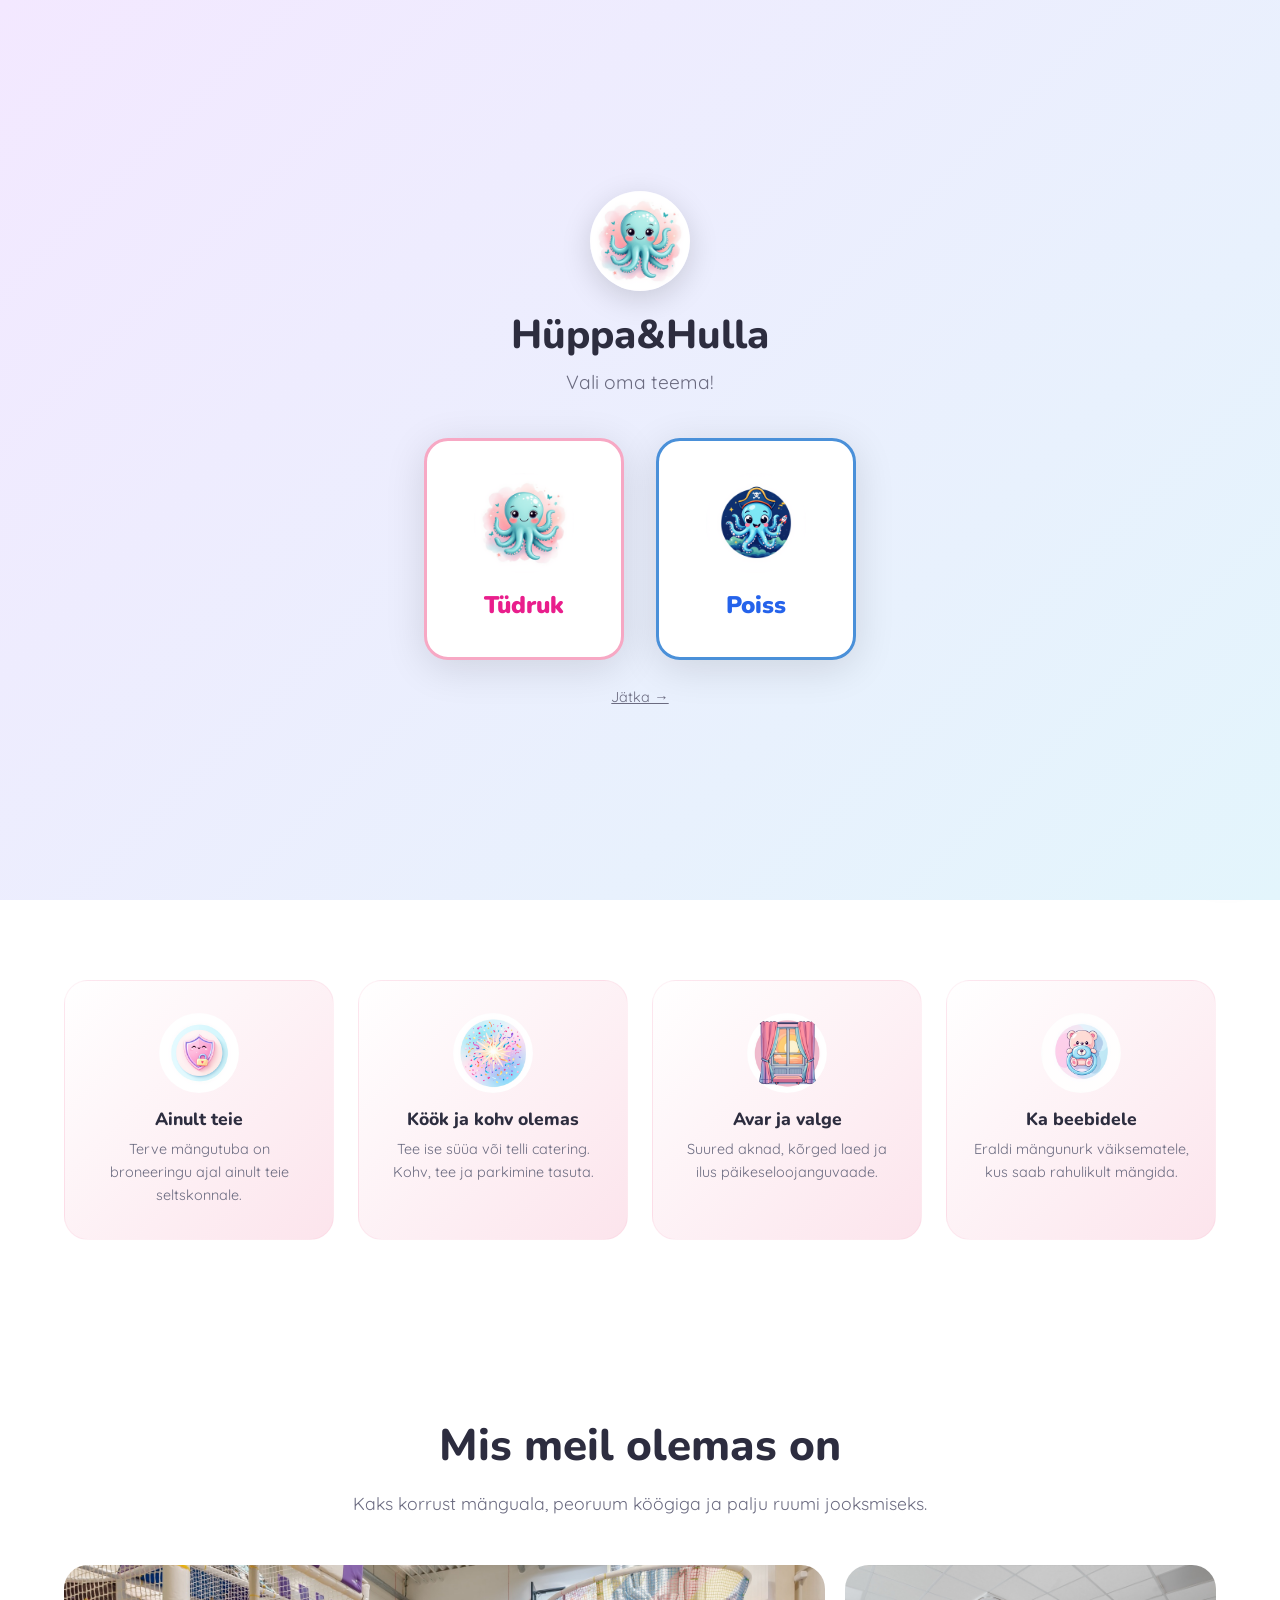
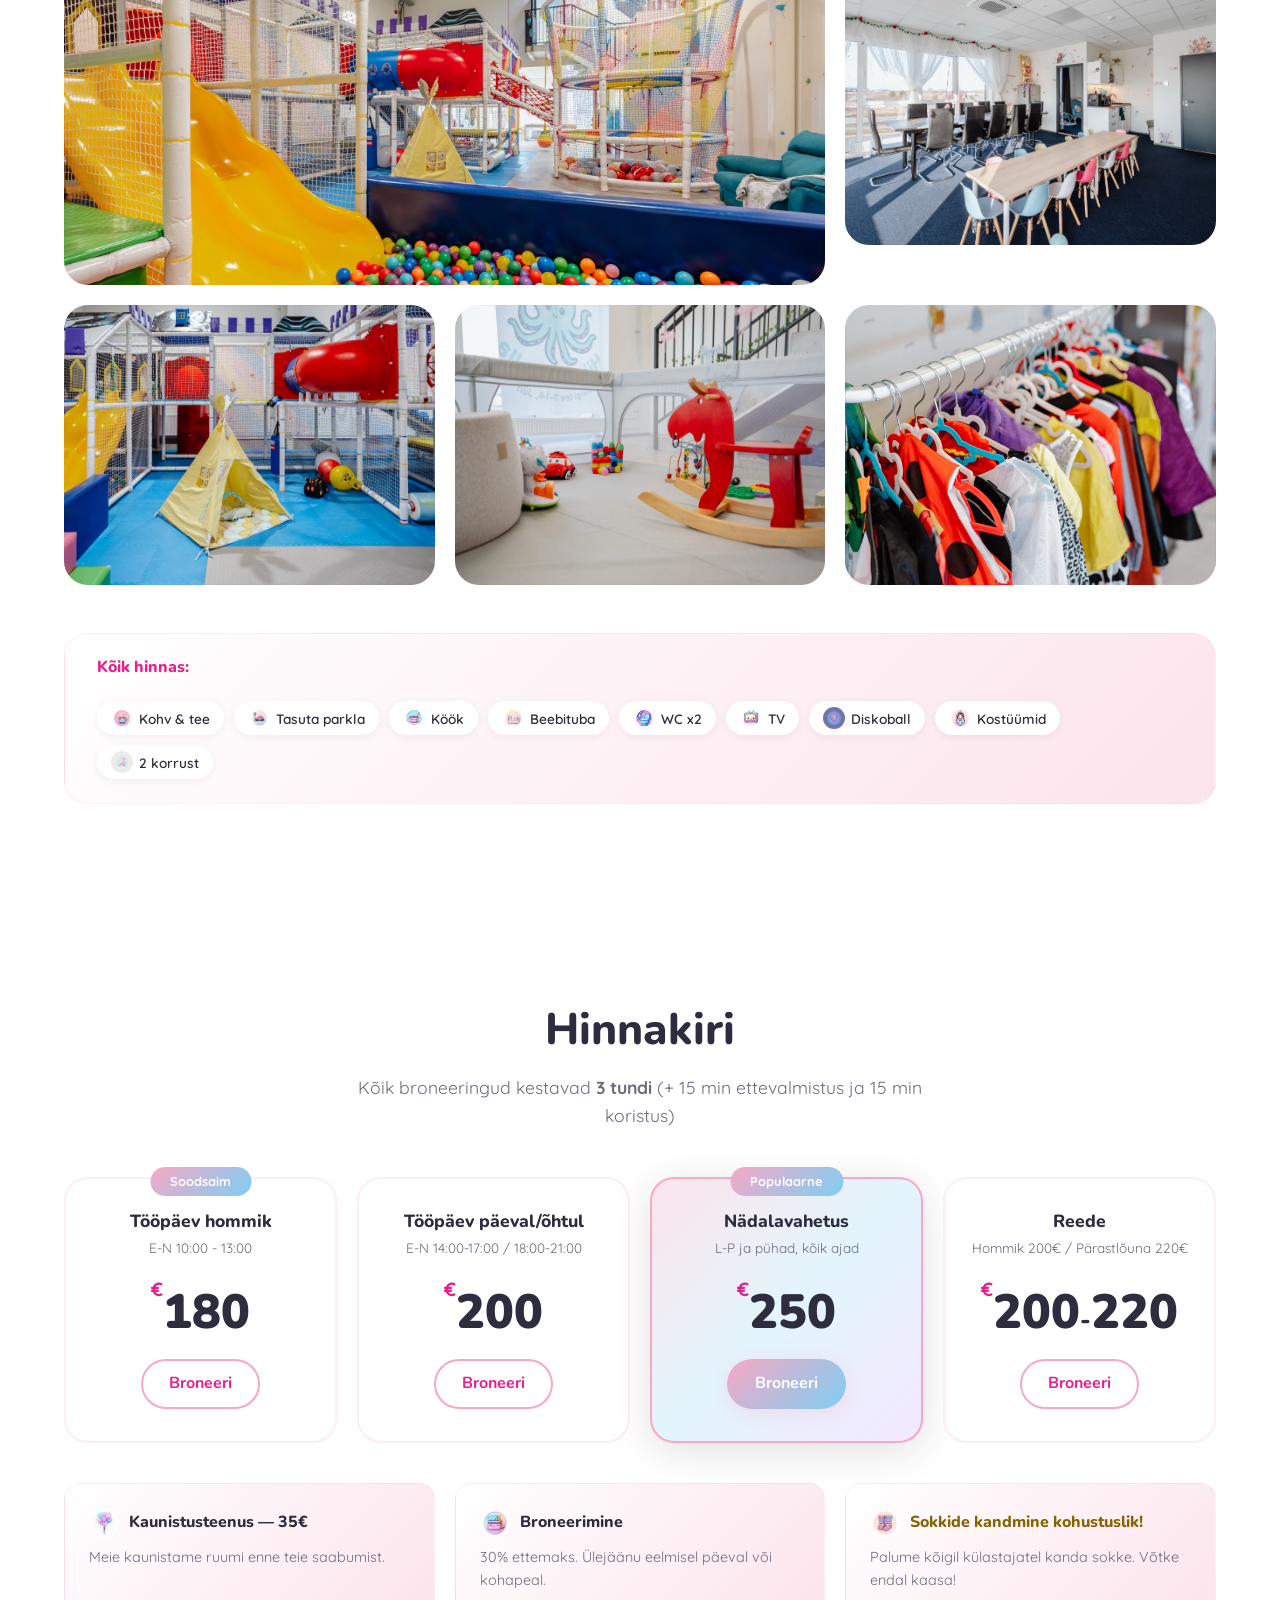
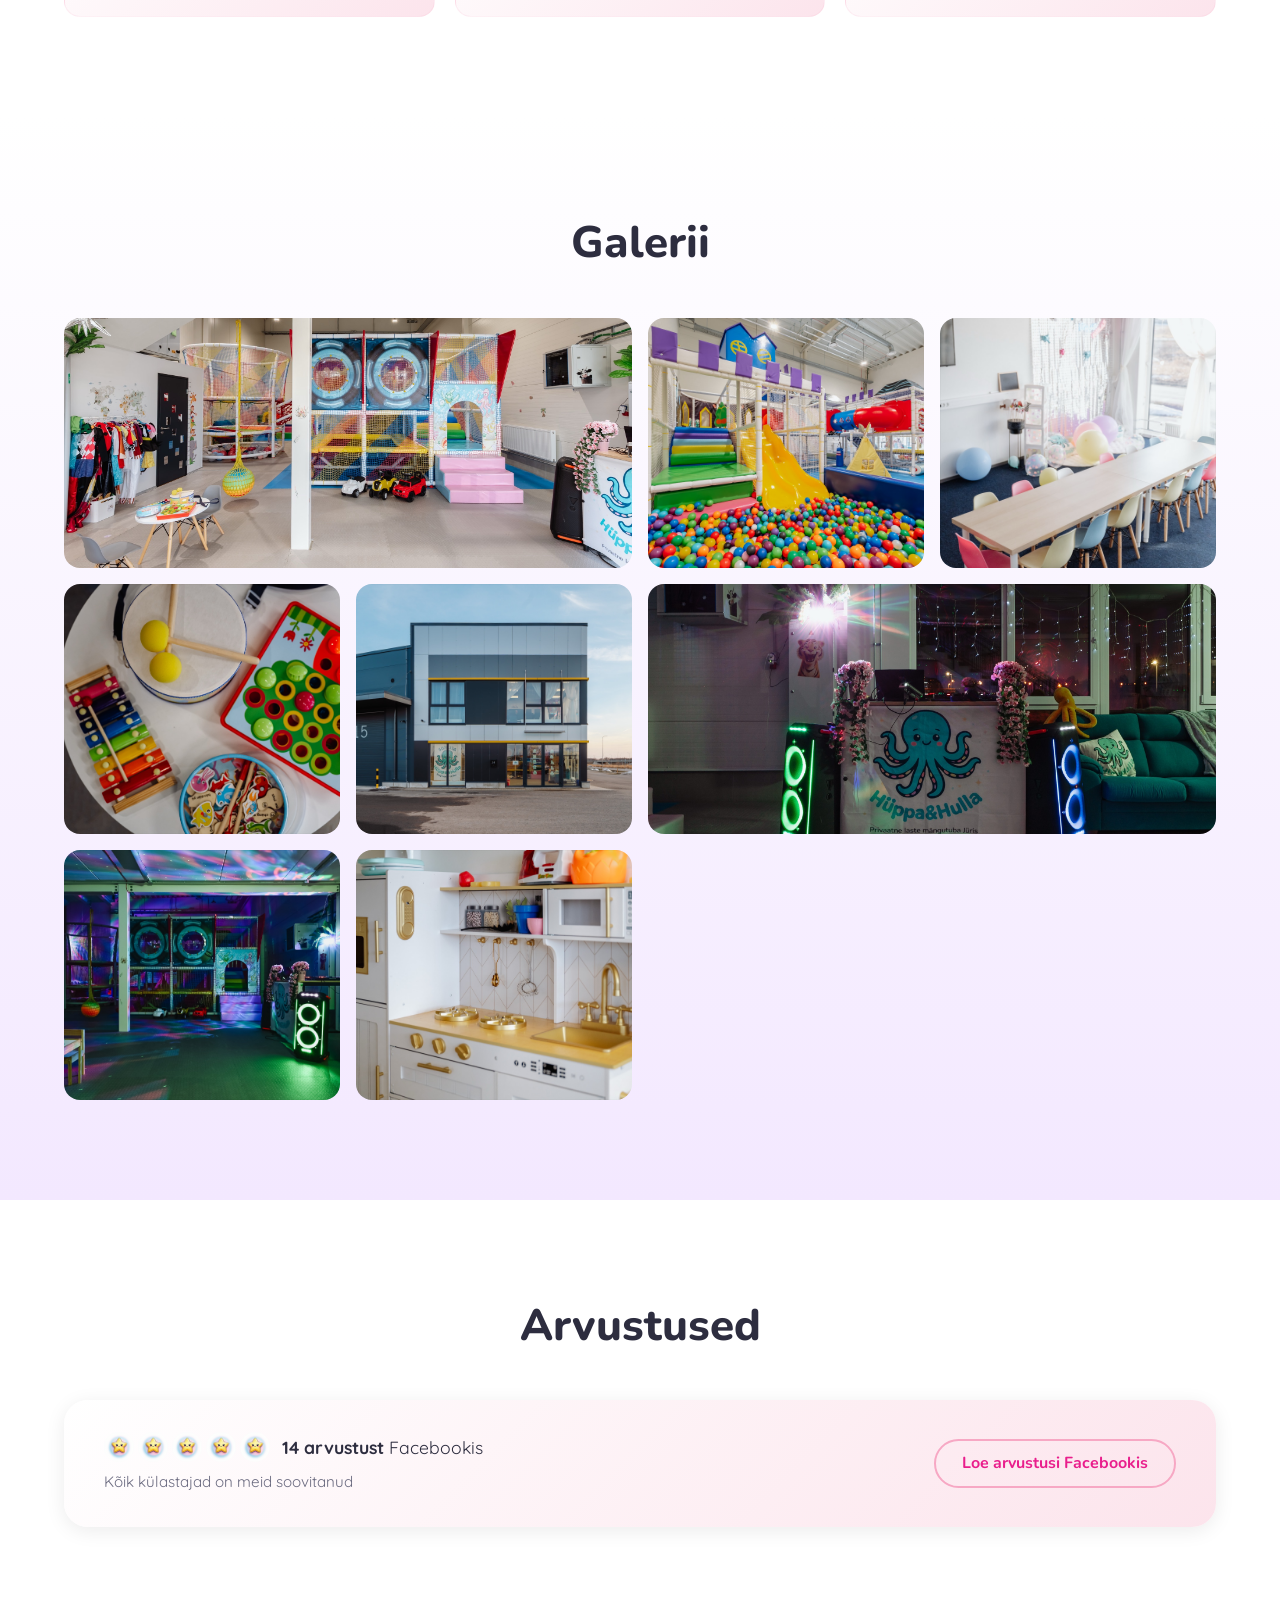
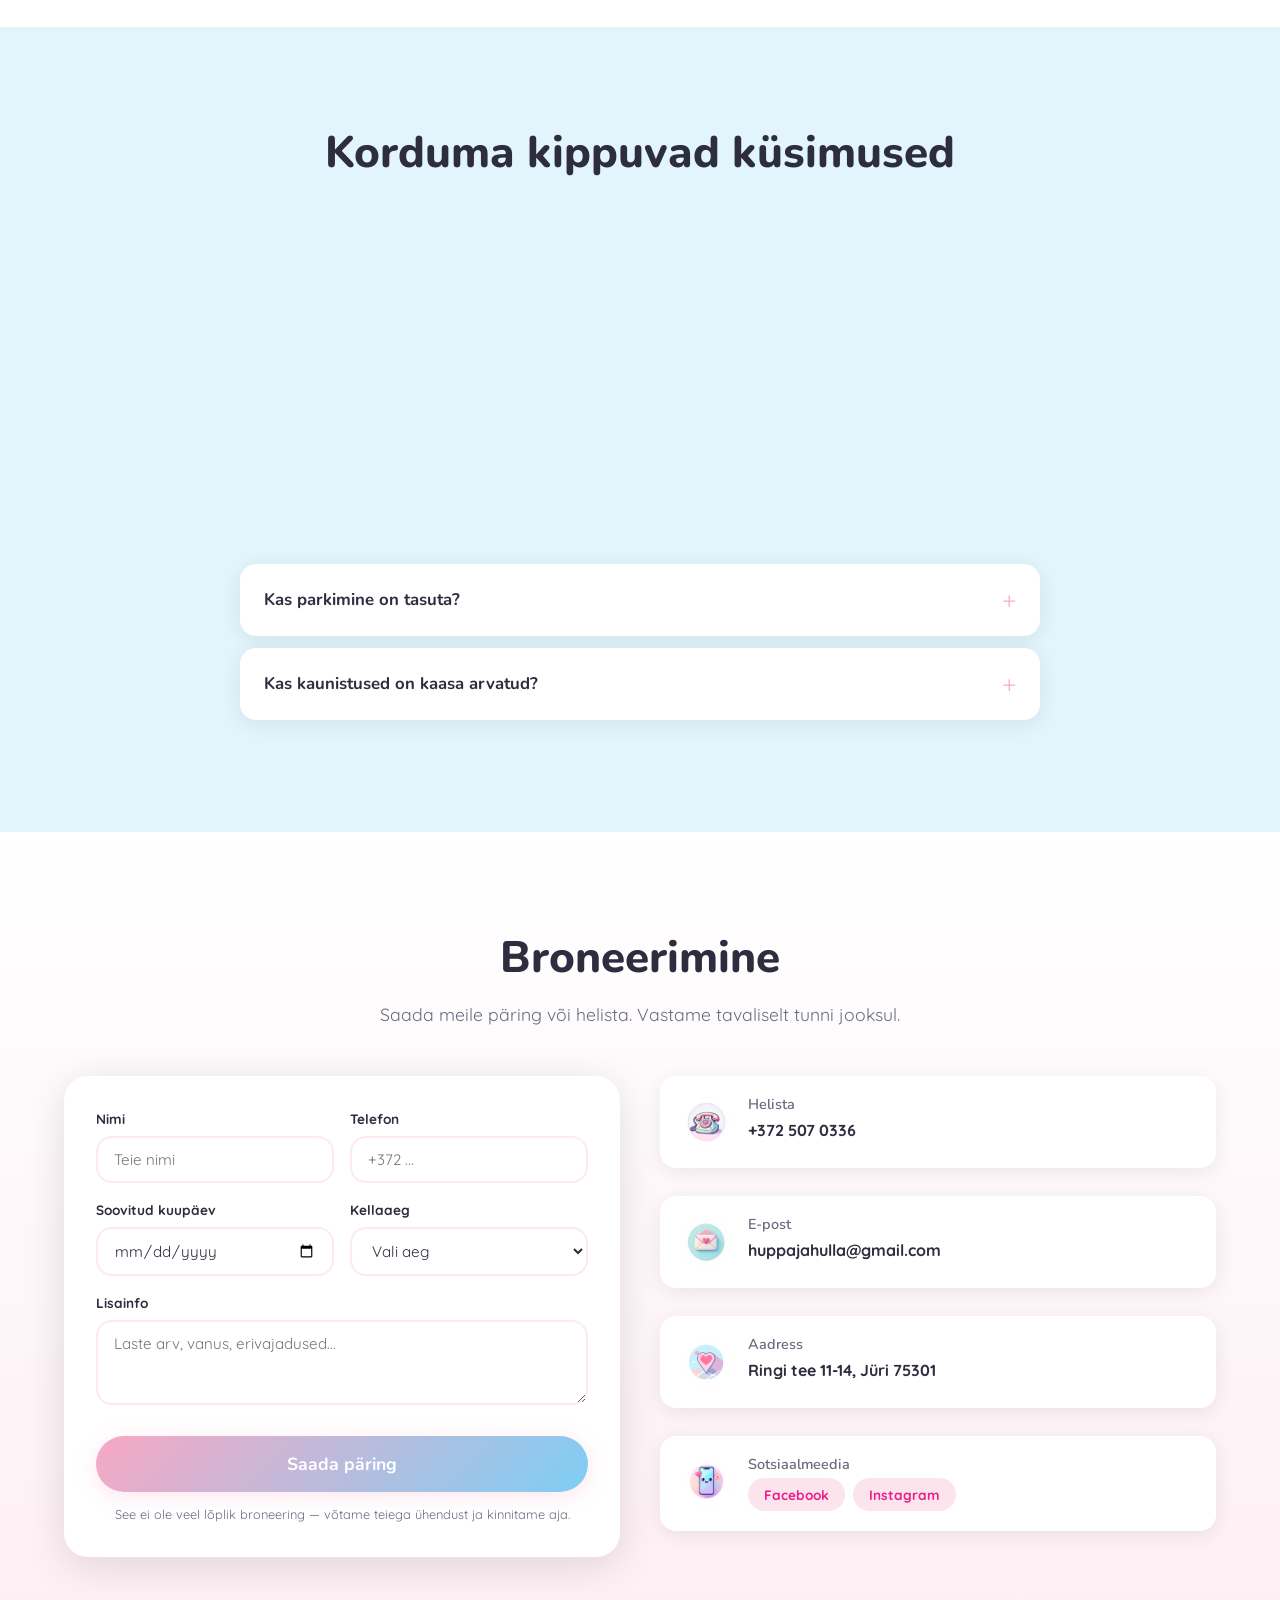
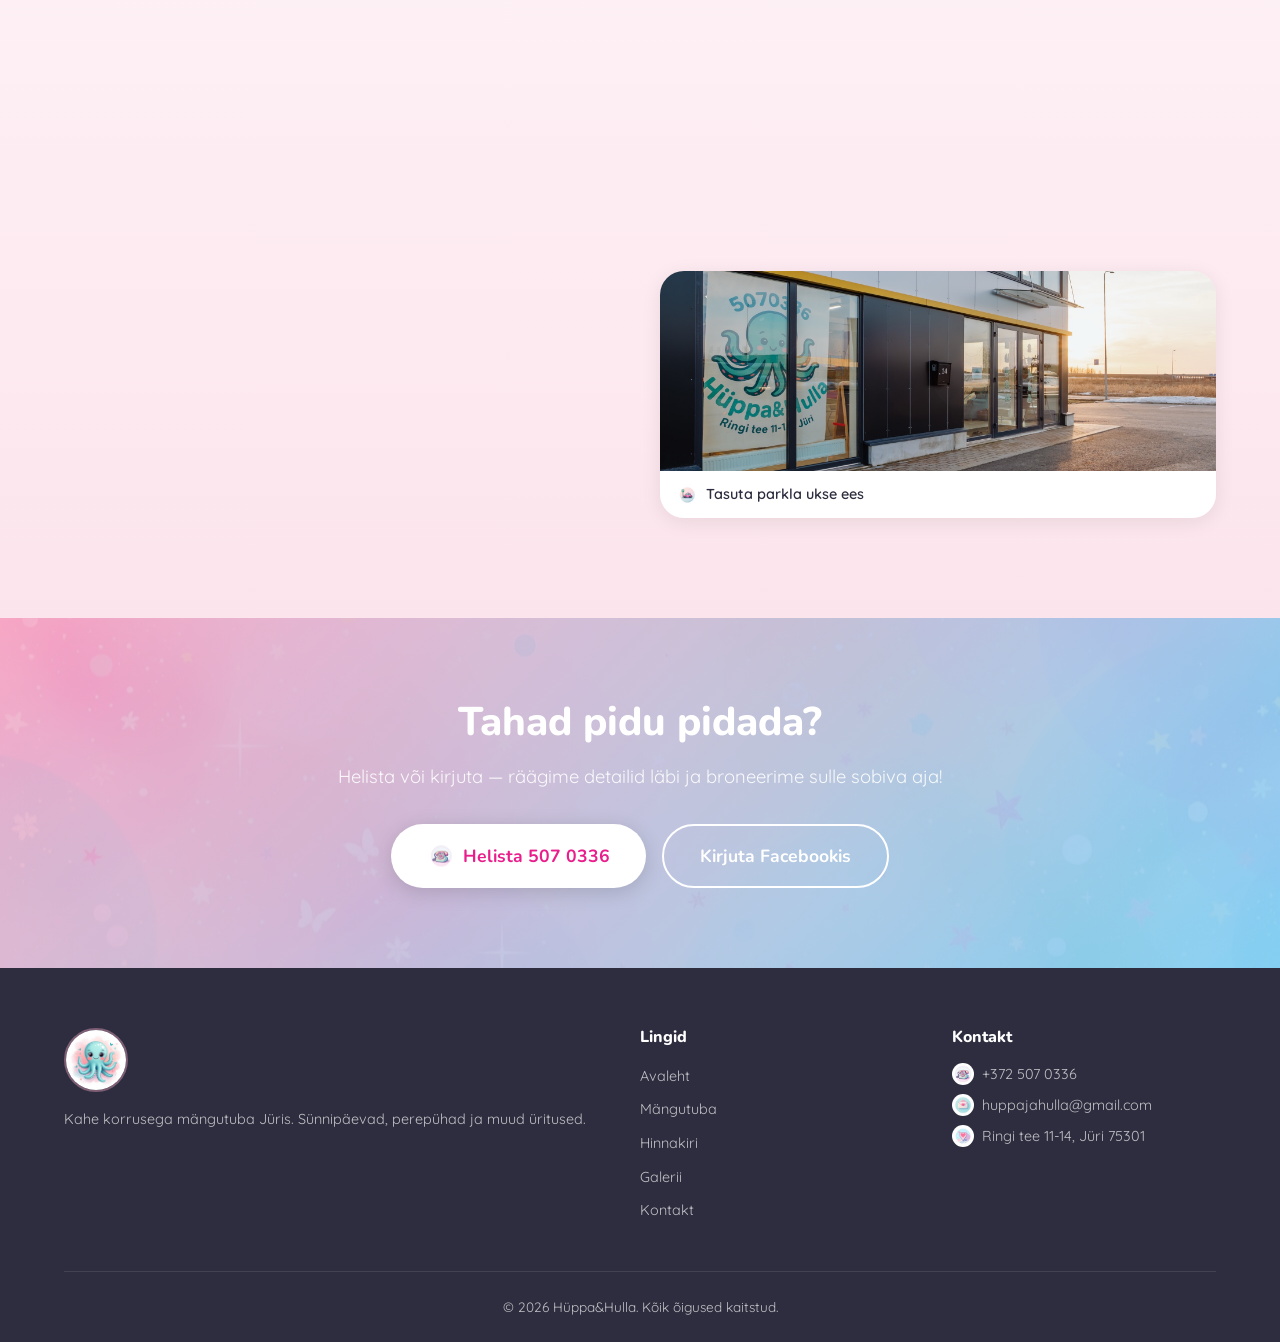
<file: hh/index.html>
<!DOCTYPE html>
<html lang="et">
<head>
    <meta charset="UTF-8">
    <meta name="viewport" content="width=device-width, initial-scale=1.0">
    <title>Hüppa&Hulla - Mängutuba Jüris | Lastepidu & Sünnipäev</title>
    <meta name="description" content="Hüppa&Hulla — kahe korrusega laste mängutuba Jüris. Ronimiskeskus, pallibassein, peoruum köögiga. Sünnipäevad ja üritused alates 180€.">
    <meta name="keywords" content="mängutuba, Jüri, lastepidu, sünnipäevapidu, mängukoht, laste sünnipäev, peokoht, Tallinn, Harjumaa">
    <meta property="og:title" content="Hüppa&Hulla - Mängutuba Jüris">
    <meta property="og:description" content="Jüri suurim privaatne kahe korrusega mängutuba. Sünnipäevapeod alates 180€!">
    <meta property="og:type" content="website">
    <meta property="og:image" content="images/pro/hero.jpg">
    <meta property="og:locale" content="et_EE">
    <link rel="icon" type="image/png" href="favicon.png">
    <link rel="apple-touch-icon" href="apple-touch-icon.png">
    <meta name="theme-color" content="#f7a8c4">
    <link rel="preconnect" href="https://fonts.googleapis.com">
    <link rel="preconnect" href="https://fonts.gstatic.com" crossorigin>
    <link href="https://fonts.googleapis.com/css2?family=Nunito:wght@400;600;700;800;900&family=Quicksand:wght@400;500;600;700&display=swap" rel="stylesheet">
    <link rel="stylesheet" href="styles.css">
</head>
<body data-theme="girl">
    <!-- Gender Choice Splash -->
    <div class="splash-overlay" id="splashOverlay">
        <div class="splash-content">
            <img src="images/logo-ai.png" alt="Hüppa&Hulla" class="splash-logo">
            <h2>Hüppa&Hulla</h2>
            <p>Vali oma teema!</p>
            <div class="splash-choices">
                <button class="splash-btn splash-girl" id="chooseGirl">
                    <img src="images/logo-ai.png" alt="Tüdruk" class="splash-btn-img">
                    <span class="splash-btn-label">Tüdruk</span>
                </button>
                <button class="splash-btn splash-boy" id="chooseBoy">
                    <img src="images/boys/logo-boy.png" alt="Poiss" class="splash-btn-img">
                    <span class="splash-btn-label">Poiss</span>
                </button>
            </div>
            <button class="splash-skip" id="splashSkip">Jätka &rarr;</button>
        </div>
    </div>

    <!-- Theme Toggle -->
    <div class="theme-toggle" id="themeToggle">
        <button class="theme-btn theme-btn-girl active" data-theme="girl" title="Tüdruk">
            <img src="images/logo-ai.png" alt="" class="theme-btn-icon">
        </button>
        <button class="theme-btn theme-btn-boy" data-theme="boy" title="Poiss">
            <img src="images/boys/logo-boy.png" alt="" class="theme-btn-icon">
        </button>
    </div>

    <!-- 1. NAVBAR -->
    <nav class="navbar" id="navbar">
        <div class="nav-container">
            <a href="#avaleht" class="nav-logo">
                <img src="images/logo-ai.png" alt="Hüppa&Hulla logo" class="logo-img">
                <span class="nav-brand-text">Hüppa&Hulla</span>
            </a>
            <button class="nav-toggle" id="navToggle" aria-label="Menüü">
                <span></span><span></span><span></span>
            </button>
            <ul class="nav-menu" id="navMenu">
                <li><a href="#avaleht" class="nav-link">Avaleht</a></li>
                <li><a href="#mangutuba" class="nav-link">Mängutuba</a></li>
                <li><a href="#hinnakiri" class="nav-link">Hinnakiri</a></li>
                <li><a href="#galerii" class="nav-link">Galerii</a></li>
                <li><a href="#kkk" class="nav-link">KKK</a></li>
                <li><a href="#kontakt" class="nav-link nav-cta">Broneeri</a></li>
                <li class="lang-switch">
                    <button class="lang-btn active" data-lang="et">ET</button>
                    <button class="lang-btn" data-lang="ru">RU</button>
                </li>
            </ul>
        </div>
    </nav>

    <!-- 2. HERO - Full bleed pro photo -->
    <section class="hero" id="avaleht">
        <div class="hero-bg-image" style="background-image: url('images/pro/tour-climbing.jpg')"></div>
        <div class="hero-overlay-dark"></div>
        <div class="hero-content">
            <img src="images/logo-ai.png" alt="Hüppa&Hulla" class="hero-mascot">
            <h1 class="hero-title">Laste mängutuba Jüris</h1>
            <p class="hero-subtitle">Ronimiskeskus, pallibassein, peoruum ja köök kahel korrusel. Terve ruum on ainult teie!</p>
            <div class="hero-buttons">
                <a href="#kontakt" class="btn btn-primary btn-lg">Broneeri pidu</a>
                <a href="#mangutuba" class="btn btn-glass btn-lg">Vaata tuuri</a>
            </div>
            <div class="hero-trust">
                <div class="trust-item">
                    <img src="images/icons/icon-star.png" alt="" class="ti">
                    <span>14/14 soovitavad</span>
                </div>
                <div class="trust-item">
                    <img src="images/icons/icon-house.png" alt="" class="ti">
                    <span>2 korrust</span>
                </div>
                <div class="trust-item">
                    <img src="images/icons/icon-lock.png" alt="" class="ti">
                    <span>100% privaatne</span>
                </div>
            </div>
        </div>
    </section>

    <!-- 3. USP CARDS -->
    <section class="usp-section">
        <div class="container">
            <div class="usp-grid">
                <div class="usp-card">
                    <div class="usp-icon"><img src="images/icons/icon-lock.png" alt="" class="ti-lg"></div>
                    <h3>Ainult teie</h3>
                    <p>Terve mängutuba on broneeringu ajal ainult teie seltskonnale.</p>
                </div>
                <div class="usp-card">
                    <div class="usp-icon"><img src="images/icons/icon-confetti.png" alt="" class="ti-lg"></div>
                    <h3>Köök ja kohv olemas</h3>
                    <p>Tee ise süüa või telli catering. Kohv, tee ja parkimine tasuta.</p>
                </div>
                <div class="usp-card">
                    <div class="usp-icon"><img src="images/icons/icon-sunset.png" alt="" class="ti-lg"></div>
                    <h3>Avar ja valge</h3>
                    <p>Suured aknad, kõrged laed ja ilus päikeseloojanguvaade.</p>
                </div>
                <div class="usp-card">
                    <div class="usp-icon"><img src="images/icons/icon-baby.png" alt="" class="ti-lg"></div>
                    <h3>Ka beebidele</h3>
                    <p>Eraldi mängunurk väiksematele, kus saab rahulikult mängida.</p>
                </div>
            </div>
        </div>
    </section>

    <!-- 4. MÄNGUTUBA TOUR -->
    <section class="tour-section" id="mangutuba">
        <div class="container">
            <div class="section-header">
                <h2 class="section-title">Mis meil olemas on</h2>
                <p class="section-desc">Kaks korrust mänguala, peoruum köögiga ja palju ruumi jooksmiseks.</p>
            </div>
            <div class="tour-grid">
                <div class="tour-card tour-card-large">
                    <img src="images/pro/tour-climbing.jpg" alt="Ronimiskeskus ja pallibassein" class="tour-img">
                    <div class="tour-overlay">
                        <h3>Ronimiskeskus & pallibassein</h3>
                        <p>Liumäed, tunnelid, võrgud ja suur pallibassein</p>
                    </div>
                </div>
                <div class="tour-card">
                    <img src="images/pro/tour-party.jpg" alt="Peoruum" class="tour-img">
                    <div class="tour-overlay">
                        <h3>Peoruum</h3>
                        <p>Suur laud täiskasvanutele + laste laud</p>
                    </div>
                </div>
                <div class="tour-card">
                    <img src="images/pro/tour-play.jpg" alt="Mänguala" class="tour-img">
                    <div class="tour-overlay">
                        <h3>Mänguala</h3>
                        <p>Telk, liumägi, sõidukid ja palju muud</p>
                    </div>
                </div>
                <div class="tour-card">
                    <img src="images/pro/tour-baby.jpg" alt="Beebiala" class="tour-img">
                    <div class="tour-overlay">
                        <h3>Beebiala</h3>
                        <p>Turvaline mänguala väiksematele</p>
                    </div>
                </div>
                <div class="tour-card">
                    <img src="images/pro/tour-costumes.jpg" alt="Kostüümid" class="tour-img">
                    <div class="tour-overlay">
                        <h3>Kostüümid & disko</h3>
                        <p>Riietumise nurk, diskoball ja kõlarid peoks</p>
                    </div>
                </div>
            </div>

            <!-- What's included - compact -->
            <div class="included-strip">
                <h3>Kõik hinnas:</h3>
                <div class="included-tags">
                    <span class="inc-tag"><img src="images/icons/icon-coffee.png" alt="" class="ti-xs"> Kohv & tee</span>
                    <span class="inc-tag"><img src="images/icons/icon-parking.png" alt="" class="ti-xs"> Tasuta parkla</span>
                    <span class="inc-tag"><img src="images/icons/icon-kitchen.png" alt="" class="ti-xs"> Köök</span>
                    <span class="inc-tag"><img src="images/icons/icon-babycrib.png" alt="" class="ti-xs"> Beebituba</span>
                    <span class="inc-tag"><img src="images/icons/icon-toilet.png" alt="" class="ti-xs"> WC x2</span>
                    <span class="inc-tag"><img src="images/icons/icon-tv.png" alt="" class="ti-xs"> TV</span>
                    <span class="inc-tag"><img src="images/icons/icon-discoball.png" alt="" class="ti-xs"> Diskoball</span>
                    <span class="inc-tag"><img src="images/icons/icon-costume.png" alt="" class="ti-xs"> Kostüümid</span>
                    <span class="inc-tag"><img src="images/icons/icon-stairs.png" alt="" class="ti-xs"> 2 korrust</span>
                </div>
            </div>
        </div>
    </section>

    <!-- 5. HINNAKIRI -->
    <section class="pricing-section" id="hinnakiri">
        <div class="container">
            <div class="section-header">
                <h2 class="section-title">Hinnakiri</h2>
                <p class="section-desc">Kõik broneeringud kestavad <strong>3 tundi</strong> (+ 15 min ettevalmistus ja 15 min koristus)</p>
            </div>
            <div class="pricing-grid">
                <div class="price-card">
                    <div class="price-badge">Soodsaim</div>
                    <div class="price-header"><h3>Tööpäev hommik</h3><p>E-N 10:00 - 13:00</p></div>
                    <div class="price-amount"><span class="price-currency">&euro;</span><span class="price-number">180</span></div>
                    <a href="#kontakt" class="btn btn-outline">Broneeri</a>
                </div>
                <div class="price-card">
                    <div class="price-header"><h3>Tööpäev päeval/õhtul</h3><p>E-N 14:00-17:00 / 18:00-21:00</p></div>
                    <div class="price-amount"><span class="price-currency">&euro;</span><span class="price-number">200</span></div>
                    <a href="#kontakt" class="btn btn-outline">Broneeri</a>
                </div>
                <div class="price-card price-card-featured">
                    <div class="price-badge">Populaarne</div>
                    <div class="price-header"><h3>Nädalavahetus</h3><p>L-P ja pühad, kõik ajad</p></div>
                    <div class="price-amount"><span class="price-currency">&euro;</span><span class="price-number">250</span></div>
                    <a href="#kontakt" class="btn btn-primary">Broneeri</a>
                </div>
                <div class="price-card">
                    <div class="price-header"><h3>Reede</h3><p>Hommik 200&euro; / Pärastlõuna 220&euro;</p></div>
                    <div class="price-amount"><span class="price-currency">&euro;</span><span class="price-number">200<span class="price-dash">-</span>220</span></div>
                    <a href="#kontakt" class="btn btn-outline">Broneeri</a>
                </div>
            </div>
            <div class="pricing-extras">
                <div class="extra-card">
                    <h4><img src="images/icons/icon-balloon.png" alt="" class="ti-inline"> Kaunistusteenus — 35&euro;</h4>
                    <p>Meie kaunistame ruumi enne teie saabumist.</p>
                </div>
                <div class="extra-card">
                    <h4><img src="images/icons/icon-creditcard.png" alt="" class="ti-inline"> Broneerimine</h4>
                    <p>30% ettemaks. Ülejäänu eelmisel päeval või kohapeal.</p>
                </div>
                <div class="extra-card extra-card-socks">
                    <h4><img src="images/icons/icon-socks.png" alt="" class="ti-inline"> Sokkide kandmine kohustuslik!</h4>
                    <p>Palume kõigil külastajatel kanda sokke. Võtke endal kaasa!</p>
                </div>
            </div>
        </div>
    </section>

    <!-- 6. GALERII -->
    <section class="gallery-section" id="galerii">
        <div class="container">
            <div class="section-header">
                <h2 class="section-title">Galerii</h2>
            </div>
            <div class="gallery-grid">
                <div class="gallery-item gallery-item-wide">
                    <img src="images/pro/gal-1.jpg" alt="Mänguala ülevaade" class="gallery-img">
                </div>
                <div class="gallery-item">
                    <img src="images/pro/gal-2.jpg" alt="Pallibassein" class="gallery-img">
                </div>
                <div class="gallery-item">
                    <img src="images/pro/gal-3.jpg" alt="Peoruum" class="gallery-img">
                </div>
                <div class="gallery-item">
                    <img src="images/pro/gal-4.jpg" alt="Mänguasjad" class="gallery-img">
                </div>
                <div class="gallery-item">
                    <img src="images/pro/gal-5.jpg" alt="Hoone" class="gallery-img">
                </div>
                <div class="gallery-item gallery-item-wide">
                    <img src="images/pro/ig-1.jpg" alt="DJ pult ja disko" class="gallery-img">
                </div>
                <div class="gallery-item">
                    <img src="images/pro/gal-7.jpg" alt="Öine valgustus" class="gallery-img">
                </div>
                <div class="gallery-item">
                    <img src="images/pro/gal-8.jpg" alt="Mänguköök" class="gallery-img">
                </div>
            </div>
        </div>
    </section>

    <!-- 7. ARVUSTUSED - Real Facebook link -->
    <section class="testimonial-section">
        <div class="container">
            <div class="section-header">
                <h2 class="section-title">Arvustused</h2>
            </div>
            <div class="fb-reviews-card">
                <div class="fb-reviews-left">
                    <div class="fb-rating">
                        <span class="fb-rating-stars"><img src="images/icons/icon-star.png" alt="" class="ti-star"><img src="images/icons/icon-star.png" alt="" class="ti-star"><img src="images/icons/icon-star.png" alt="" class="ti-star"><img src="images/icons/icon-star.png" alt="" class="ti-star"><img src="images/icons/icon-star.png" alt="" class="ti-star"></span>
                        <span class="fb-rating-text"><strong>14 arvustust</strong> Facebookis</span>
                    </div>
                    <p class="fb-rating-sub">Kõik külastajad on meid soovitanud</p>
                </div>
                <a href="https://www.facebook.com/profile.php?id=61578947632666" target="_blank" rel="noopener" class="btn btn-outline">Loe arvustusi Facebookis</a>
            </div>
        </div>
    </section>

    <!-- 8. KKK -->
    <section class="faq-section" id="kkk">
        <div class="container">
            <div class="section-header">
                <h2 class="section-title">Korduma kippuvad küsimused</h2>
            </div>
            <div class="faq-list">
                <div class="faq-item">
                    <button class="faq-question">Mis vanuses lastele mängutuba sobib?<span class="faq-toggle">+</span></button>
                    <div class="faq-answer"><p>Meie mängutuba sobib lastele vanuses 1-12 aastat. Väiksematele on eraldi beebituba, suurematele ronimiskeskus, liuväljak ja palju muud!</p></div>
                </div>
                <div class="faq-item">
                    <button class="faq-question">Mitu last mahub korraga?<span class="faq-toggle">+</span></button>
                    <div class="faq-answer"><p>Mugavalt mahub kuni 20-25 last koos vanematega. Täiskasvanute lauda mahub 12 inimest ja lastele on eraldi laud.</p></div>
                </div>
                <div class="faq-item">
                    <button class="faq-question">Kas toitu võib ise kaasa tuua?<span class="faq-toggle">+</span></button>
                    <div class="faq-answer"><p>Jah! Teil on kasutada täisvarustatud köök. Võite tuua oma toidu, valmistada kohapeal või tellida catering'u. Kohv ja tee on alati tasuta!</p></div>
                </div>
                <div class="faq-item">
                    <button class="faq-question">Kuidas broneerimine käib?<span class="faq-toggle">+</span></button>
                    <div class="faq-answer"><p>Võta ühendust telefoni, e-posti või vormi kaudu. Broneerimiseks on vajalik 30% ettemaks. Ülejäänud summa eelmisel päeval või kohapeal.</p></div>
                </div>
                <div class="faq-item">
                    <button class="faq-question">Kas parkimine on tasuta?<span class="faq-toggle">+</span></button>
                    <div class="faq-answer"><p>Jah! Maja ees on suur tasuta parkla. Mugav ligipääs ka lapsevankriga.</p></div>
                </div>
                <div class="faq-item">
                    <button class="faq-question">Kas kaunistused on kaasa arvatud?<span class="faq-toggle">+</span></button>
                    <div class="faq-answer"><p>Diskoball ja valgusefektid on olemas. Soovi korral täielik teemakaunistus vaid 35&euro; eest!</p></div>
                </div>
            </div>
        </div>
    </section>

    <!-- 9. KONTAKT & BRONEERIMINE -->
    <section class="contact-section" id="kontakt">
        <div class="container">
            <div class="section-header">
                <h2 class="section-title">Broneerimine</h2>
                <p class="section-desc">Saada meile päring või helista. Vastame tavaliselt tunni jooksul.</p>
            </div>
            <div class="contact-grid">
                <div class="contact-info">
                    <form class="booking-form" id="bookingForm" action="https://formsubmit.co/huppajahulla@gmail.com" method="POST">
                        <input type="hidden" name="_subject" value="Uus broneering veebist">
                        <input type="hidden" name="_template" value="table">
                        <input type="hidden" name="_captcha" value="false">
                        <div class="form-row">
                            <div class="form-group">
                                <label for="name">Nimi</label>
                                <input type="text" id="name" name="Nimi" required placeholder="Teie nimi">
                            </div>
                            <div class="form-group">
                                <label for="phone">Telefon</label>
                                <input type="tel" id="phone" name="Telefon" required placeholder="+372 ...">
                            </div>
                        </div>
                        <div class="form-row">
                            <div class="form-group">
                                <label for="date">Soovitud kuupäev</label>
                                <input type="date" id="date" name="Kuupäev" required>
                            </div>
                            <div class="form-group">
                                <label for="timeslot">Kellaaeg</label>
                                <select id="timeslot" name="Kellaaeg" required>
                                    <option value="">Vali aeg</option>
                                    <option value="10:00-13:00">10:00 - 13:00</option>
                                    <option value="14:00-17:00">14:00 - 17:00</option>
                                    <option value="18:00-21:00">18:00 - 21:00</option>
                                </select>
                            </div>
                        </div>
                        <div class="form-group">
                            <label for="message">Lisainfo</label>
                            <textarea id="message" name="Lisainfo" rows="3" placeholder="Laste arv, vanus, erivajadused..."></textarea>
                        </div>
                        <button type="submit" class="btn btn-primary btn-lg btn-full">Saada päring</button>
                        <p class="form-note">See ei ole veel lõplik broneering — võtame teiega ühendust ja kinnitame aja.</p>
                    </form>
                </div>

                <div class="contact-right">
                    <div class="contact-cards-stack">
                        <div class="contact-card">
                            <img src="images/icons/icon-phone.png" alt="" class="ti-md">
                            <div>
                                <h4>Helista</h4>
                                <a href="tel:+3725070336" class="contact-link">+372 507 0336</a>
                            </div>
                        </div>
                        <div class="contact-card">
                            <img src="images/icons/icon-email.png" alt="" class="ti-md">
                            <div>
                                <h4>E-post</h4>
                                <a href="mailto:huppajahulla@gmail.com" class="contact-link">huppajahulla@gmail.com</a>
                            </div>
                        </div>
                        <div class="contact-card">
                            <img src="images/icons/icon-mappin.png" alt="" class="ti-md">
                            <div>
                                <h4>Aadress</h4>
                                <p class="contact-link">Ringi tee 11-14, Jüri 75301</p>
                            </div>
                        </div>
                        <div class="contact-card">
                            <img src="images/icons/icon-social.png" alt="" class="ti-md">
                            <div>
                                <h4>Sotsiaalmeedia</h4>
                                <div class="social-links">
                                    <a href="https://www.facebook.com/profile.php?id=61578947632666" target="_blank" rel="noopener" class="social-btn">Facebook</a>
                                    <a href="https://www.instagram.com/huppajahulla" target="_blank" rel="noopener" class="social-btn">Instagram</a>
                                </div>
                            </div>
                        </div>
                    </div>
                    <div class="contact-map">
                        <iframe
                            src="https://www.google.com/maps?q=Ringi+tee+11,+J%C3%BCri,+75301,+Estonia&output=embed"
                            width="100%" height="280"
                            style="border:0; border-radius: 16px;"
                            allowfullscreen="" loading="lazy"
                            title="Hüppa&Hulla asukoht"></iframe>
                    </div>
                    <div class="contact-exterior">
                        <img src="images/pro/exterior.jpg" alt="Hüppa&Hulla hoone" class="exterior-img">
                        <p><img src="images/icons/icon-parking.png" alt="" class="ti-xs"> Tasuta parkla ukse ees</p>
                    </div>
                </div>
            </div>
        </div>
    </section>

    <!-- 10. CTA -->
    <section class="cta-section">
        <div class="container">
            <div class="cta-content">
                <h2>Tahad pidu pidada?</h2>
                <p>Helista või kirjuta — räägime detailid läbi ja broneerime sulle sobiva aja!</p>
                <div class="cta-buttons">
                    <a href="tel:+3725070336" class="btn btn-white btn-lg"><img src="images/icons/icon-phone.png" alt="" class="ti-btn"> Helista 507 0336</a>
                    <a href="https://www.facebook.com/profile.php?id=61578947632666" target="_blank" rel="noopener" class="btn btn-white-outline btn-lg">Kirjuta Facebookis</a>
                </div>
            </div>
        </div>
    </section>

    <!-- FOOTER -->
    <footer class="footer">
        <div class="container">
            <div class="footer-grid">
                <div class="footer-brand">
                    <img src="images/logo-ai.png" alt="Hüppa&Hulla" class="footer-logo">
                    <p>Kahe korrusega mängutuba Jüris. Sünnipäevad, perepühad ja muud üritused.</p>
                </div>
                <div class="footer-links">
                    <h4>Lingid</h4>
                    <ul>
                        <li><a href="#avaleht">Avaleht</a></li>
                        <li><a href="#mangutuba">Mängutuba</a></li>
                        <li><a href="#hinnakiri">Hinnakiri</a></li>
                        <li><a href="#galerii">Galerii</a></li>
                        <li><a href="#kontakt">Kontakt</a></li>
                    </ul>
                </div>
                <div class="footer-contact">
                    <h4>Kontakt</h4>
                    <p><img src="images/icons/icon-phone.png" alt="" class="ti-xs"> <a href="tel:+3725070336">+372 507 0336</a></p>
                    <p><img src="images/icons/icon-email.png" alt="" class="ti-xs"> <a href="mailto:huppajahulla@gmail.com">huppajahulla@gmail.com</a></p>
                    <p><img src="images/icons/icon-mappin.png" alt="" class="ti-xs"> Ringi tee 11-14, Jüri 75301</p>
                </div>
            </div>
            <div class="footer-bottom">
                <p>&copy; 2026 Hüppa&Hulla. Kõik õigused kaitstud.</p>
            </div>
        </div>
    </footer>

    <!-- Floating Phone -->
    <a href="tel:+3725070336" class="floating-phone" aria-label="Helista meile">
        <img src="images/icons/icon-phone.png" alt="Helista" class="floating-phone-icon">
    </a>

    <script src="script.js"></script>
</body>
</html>
</file>
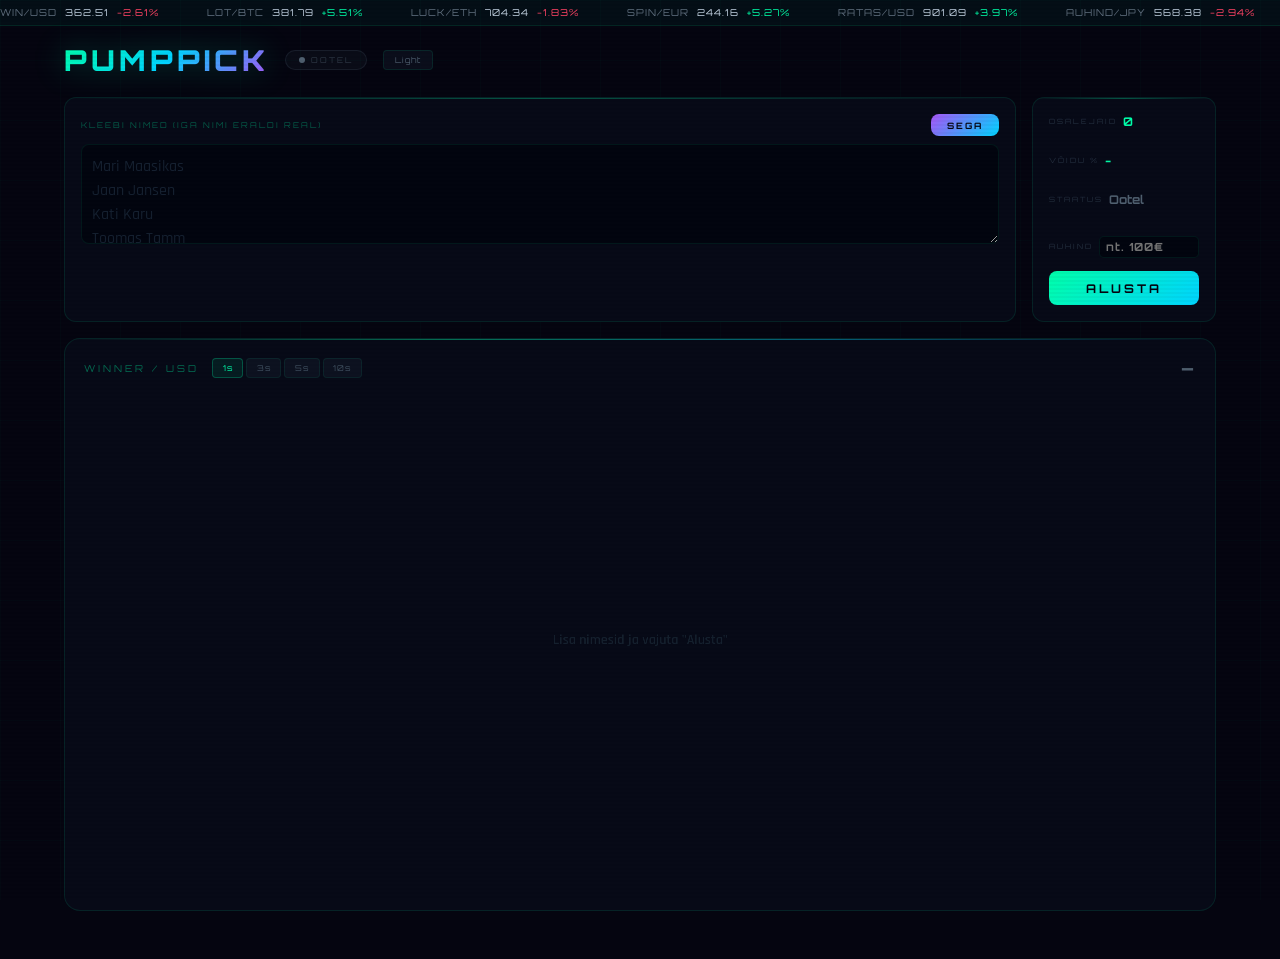
<file: loosiratas/index.html>
<!DOCTYPE html>
<html lang="et">
<head>
<meta charset="UTF-8">
<meta name="viewport" content="width=device-width, initial-scale=1.0">
<title>PumpPick</title>
<style>
  @import url('https://fonts.googleapis.com/css2?family=Orbitron:wght@400;700;900&family=Rajdhani:wght@400;500;600;700&display=swap');

  * { margin: 0; padding: 0; box-sizing: border-box; }

  body {
    font-family: 'Rajdhani', sans-serif;
    background: #050510;
    color: #c0d0e0;
    min-height: 100vh;
    overflow-x: hidden;
  }

  /* Grid bg */
  body::before {
    content: '';
    position: fixed;
    inset: 0;
    background:
      linear-gradient(rgba(0,255,170,0.02) 1px, transparent 1px),
      linear-gradient(90deg, rgba(0,255,170,0.02) 1px, transparent 1px);
    background-size: 60px 60px;
    pointer-events: none;
    z-index: 0;
  }

  .scanlines {
    position: fixed;
    inset: 0;
    background: repeating-linear-gradient(0deg, transparent, transparent 2px, rgba(0,0,0,0.03) 2px, rgba(0,0,0,0.03) 4px);
    pointer-events: none;
    z-index: 99;
  }

  /* Ticker tape */
  .ticker {
    width: 100%;
    background: rgba(0,255,170,0.04);
    border-bottom: 1px solid rgba(0,255,170,0.1);
    overflow: hidden;
    padding: 0.4rem 0;
    position: relative;
    z-index: 2;
  }
  .ticker-inner {
    display: flex;
    gap: 3rem;
    animation: tickerScroll 25s linear infinite;
    white-space: nowrap;
    font-family: 'Orbitron', monospace;
    font-size: 0.6rem;
    letter-spacing: 1px;
  }
  @keyframes tickerScroll {
    0% { transform: translateX(0); }
    100% { transform: translateX(-50%); }
  }
  .ticker-item { display: flex; align-items: center; gap: 0.5rem; }
  .ticker-item .pair { color: #607080; }
  .ticker-item .price { color: #c0d0e0; }
  .ticker-item .change.up { color: #00ffaa; }
  .ticker-item .change.down { color: #ff4466; }

  .page {
    position: relative;
    z-index: 1;
    max-width: 1200px;
    margin: 0 auto;
    padding: 1rem 1.5rem 3rem;
  }

  /* Header */
  .header {
    display: flex;
    align-items: center;
    justify-content: space-between;
    margin-bottom: 1.2rem;
    flex-wrap: wrap;
    gap: 1rem;
  }
  .header-left { display: flex; align-items: center; gap: 1rem; }
  .header h1 {
    font-family: 'Orbitron', monospace;
    font-size: 1.8rem;
    font-weight: 900;
    letter-spacing: 4px;
    text-transform: uppercase;
    background: linear-gradient(135deg, #00ffaa 0%, #00d4ff 50%, #a855f7 100%);
    -webkit-background-clip: text;
    -webkit-text-fill-color: transparent;
    filter: drop-shadow(0 0 15px rgba(0,255,170,0.3));
  }
  .live-badge {
    display: flex;
    align-items: center;
    gap: 0.4rem;
    padding: 0.25rem 0.8rem;
    background: rgba(80,100,120,0.08);
    border: 1px solid rgba(80,100,120,0.2);
    border-radius: 20px;
    transition: background 0.3s, border-color 0.3s;
  }
  .live-badge.active {
    background: rgba(0,255,170,0.06);
    border-color: rgba(0,255,170,0.15);
  }
  .live-badge .dot {
    width: 6px; height: 6px;
    background: #506070;
    border-radius: 50%;
    transition: background 0.3s, box-shadow 0.3s;
  }
  .live-badge.active .dot {
    background: #00ffaa;
    box-shadow: 0 0 6px #00ffaa;
    animation: pulse 1.5s ease-in-out infinite;
  }
  @keyframes pulse {
    0%, 100% { opacity: 1; transform: scale(1); }
    50% { opacity: 0.4; transform: scale(0.8); }
  }
  .live-badge span {
    font-family: 'Orbitron', monospace;
    font-size: 0.5rem;
    letter-spacing: 2px;
    color: #50607088;
    text-transform: uppercase;
    transition: color 0.3s;
  }
  .live-badge.active span { color: #00ffaa88; }

  /* Input area */
  .input-row {
    display: flex;
    gap: 1rem;
    margin-bottom: 1rem;
    flex-wrap: wrap;
  }
  .input-panel {
    background: rgba(8,12,25,0.9);
    border: 1px solid rgba(0,255,170,0.1);
    border-radius: 12px;
    padding: 1rem;
    flex: 1;
    min-width: 250px;
    position: relative;
  }
  .input-panel::before {
    content: '';
    position: absolute;
    top: 0; left: 0; right: 0;
    height: 1px;
    background: linear-gradient(90deg, transparent, rgba(0,255,170,0.3), transparent);
  }
  .input-panel label {
    font-family: 'Orbitron', monospace;
    font-size: 0.5rem;
    letter-spacing: 2px;
    color: #00ffaa55;
    text-transform: uppercase;
    display: block;
    margin-bottom: 0.5rem;
  }
  textarea {
    width: 100%;
    height: 100px;
    background: rgba(3,5,15,0.9);
    border: 1px solid rgba(0,255,170,0.08);
    border-radius: 8px;
    color: #c0e8d8;
    font-family: 'Rajdhani', monospace;
    font-size: 1rem;
    font-weight: 500;
    padding: 0.6rem;
    resize: vertical;
    outline: none;
    transition: border-color 0.3s;
    line-height: 1.5;
  }
  textarea::placeholder { color: #152030; }
  textarea:focus { border-color: rgba(0,255,170,0.25); }

  /* Stats bar */
  .stats-bar {
    display: flex;
    gap: 1.5rem;
    align-items: center;
    flex-wrap: wrap;
  }
  .stat-box {
    display: flex;
    align-items: center;
    gap: 0.4rem;
  }
  .stat-box .lbl {
    font-family: 'Orbitron', monospace;
    font-size: 0.45rem;
    letter-spacing: 2px;
    color: #253040;
    text-transform: uppercase;
  }
  .stat-box .val {
    font-family: 'Orbitron', monospace;
    font-size: 0.75rem;
    color: #00ffaa;
    font-weight: 700;
  }

  /* Spin button */
  .spin-btn {
    font-family: 'Orbitron', monospace;
    font-size: 0.75rem;
    font-weight: 700;
    letter-spacing: 3px;
    text-transform: uppercase;
    color: #050510;
    background: linear-gradient(135deg, #00ffaa, #00d4ff);
    border: none;
    border-radius: 8px;
    padding: 0.6rem 2rem;
    cursor: pointer;
    position: relative;
    overflow: hidden;
    transition: transform 0.2s, box-shadow 0.2s;
  }
  .spin-btn:hover:not(:disabled) {
    transform: scale(1.03);
    box-shadow: 0 0 25px rgba(0,255,170,0.3);
  }
  .spin-btn:disabled { opacity: 0.3; cursor: not-allowed; }

  /* Chart area */
  .chart-container {
    background: rgba(8,12,25,0.9);
    border: 1px solid rgba(0,255,170,0.1);
    border-radius: 16px;
    padding: 1.2rem;
    position: relative;
    overflow: hidden;
  }
  .chart-container::before {
    content: '';
    position: absolute;
    top: 0; left: 0; right: 0;
    height: 1px;
    background: linear-gradient(90deg, transparent, rgba(0,255,170,0.4), rgba(0,212,255,0.4), transparent);
  }
  .chart-header {
    display: flex;
    justify-content: space-between;
    align-items: center;
    margin-bottom: 0.8rem;
  }
  .chart-title {
    font-family: 'Orbitron', monospace;
    font-size: 0.6rem;
    letter-spacing: 3px;
    color: #00ffaa66;
    text-transform: uppercase;
  }
  .chart-name-flash {
    font-family: 'Orbitron', monospace;
    font-size: 1rem;
    font-weight: 900;
    color: #506070;
    letter-spacing: 2px;
    min-width: 200px;
    text-align: right;
    transition: color 0.1s;
  }
  .chart-name-flash.green { color: #00ffaa; text-shadow: 0 0 15px rgba(0,255,170,0.5); }
  .chart-name-flash.red { color: #ff4466; }

  #chart {
    width: 100%;
    height: 500px;
    display: block;
    border-radius: 8px;
  }

  /* Winner overlay */
  .winner-overlay {
    position: fixed;
    inset: 0;
    z-index: 200;
    display: flex;
    flex-direction: column;
    align-items: center;
    justify-content: center;
    pointer-events: none;
    opacity: 0;
    transition: opacity 0.3s;
  }
  .winner-overlay.active { opacity: 1; }
  .winner-overlay .bg {
    position: absolute;
    inset: 0;
    background: rgba(5,5,16,0.7);
  }
  .winner-card {
    position: relative;
    text-align: center;
    animation: cardIn 0.6s ease-out;
  }
  @keyframes cardIn {
    0% { transform: scale(0.3) translateY(50px); opacity: 0; }
    60% { transform: scale(1.05); }
    100% { transform: scale(1) translateY(0); opacity: 1; }
  }
  .winner-card .pump-label {
    font-family: 'Orbitron', monospace;
    font-size: 1rem;
    letter-spacing: 8px;
    color: #00ffaa66;
    text-transform: uppercase;
  }
  .winner-card .pump-name {
    font-family: 'Orbitron', monospace;
    font-size: 3.5rem;
    font-weight: 900;
    background: linear-gradient(135deg, #00ffaa, #00d4ff, #a855f7);
    -webkit-background-clip: text;
    -webkit-text-fill-color: transparent;
    filter: drop-shadow(0 0 30px rgba(0,255,170,0.4));
    margin: 0.3rem 0;
  }
  .winner-card .pump-pct {
    font-family: 'Orbitron', monospace;
    font-size: 2rem;
    font-weight: 700;
    color: #00ffaa;
    text-shadow: 0 0 20px rgba(0,255,170,0.5);
  }
  .winner-card .pump-sub {
    font-family: 'Orbitron', monospace;
    font-size: 0.6rem;
    letter-spacing: 4px;
    color: #00ffaa44;
    text-transform: uppercase;
    margin-top: 0.5rem;
  }

  /* Shuffle button */
  .shuffle-btn {
    font-family: 'Orbitron', monospace;
    font-size: 0.7rem;
    font-weight: 700;
    letter-spacing: 3px;
    text-transform: uppercase;
    color: #050510;
    background: linear-gradient(135deg, #a855f7, #00d4ff);
    border: none;
    border-radius: 8px;
    padding: 0.6rem 2rem;
    cursor: pointer;
    transition: transform 0.2s, box-shadow 0.2s;
  }
  .shuffle-btn:hover:not(:disabled) {
    transform: scale(1.03);
    box-shadow: 0 0 20px rgba(168,85,247,0.3);
  }
  .shuffle-btn:disabled { opacity: 0.3; cursor: not-allowed; }

  /* Timeframe buttons */
  .tf-buttons { display: flex; gap: 3px; }
  .tf-btn {
    font-family: 'Orbitron', monospace;
    font-size: 0.5rem;
    letter-spacing: 1px;
    padding: 0.25rem 0.6rem;
    background: rgba(15,20,35,0.8);
    border: 1px solid rgba(0,255,170,0.08);
    color: #405060;
    cursor: pointer;
    border-radius: 4px;
    transition: all 0.2s;
  }
  .tf-btn:hover:not(.active):not(:disabled) { border-color: rgba(0,255,170,0.2); color: #607080; }
  .tf-btn.active {
    background: rgba(0,255,170,0.08);
    border-color: rgba(0,255,170,0.25);
    color: #00ffaa;
  }
  .tf-btn:disabled { opacity: 0.3; cursor: not-allowed; }

  .confetti-canvas {
    position: fixed;
    top: 0; left: 0;
    width: 100%; height: 100%;
    pointer-events: none;
    z-index: 250;
  }

  /* Theme toggle */
  .theme-toggle {
    font-family: 'Orbitron', monospace;
    font-size: 0.5rem;
    letter-spacing: 1px;
    padding: 0.25rem 0.7rem;
    background: rgba(15,20,35,0.6);
    border: 1px solid rgba(0,255,170,0.1);
    color: #506070;
    cursor: pointer;
    border-radius: 4px;
    transition: all 0.2s;
  }
  .theme-toggle:hover { border-color: rgba(0,255,170,0.25); color: #8090a0; }

  /* ─── LIGHT MODE ─── */
  body.light { background: #f0f2f5; color: #2a3040; }
  body.light::before {
    background:
      linear-gradient(rgba(0,100,80,0.04) 1px, transparent 1px),
      linear-gradient(90deg, rgba(0,100,80,0.04) 1px, transparent 1px);
  }
  body.light .scanlines { opacity: 0; }
  body.light .ticker { background: rgba(0,100,80,0.04); border-color: rgba(0,100,80,0.1); }
  body.light .ticker-item .pair { color: #8898a8; }
  body.light .ticker-item .price { color: #2a3040; }
  body.light .ticker-item .change.up { color: #00aa77; }
  body.light .ticker-item .change.down { color: #dd3355; }
  body.light .header h1 { filter: drop-shadow(0 0 10px rgba(0,150,100,0.2)); }
  body.light .live-badge { background: rgba(0,100,80,0.04); border-color: rgba(0,100,80,0.12); }
  body.light .live-badge .dot { background: #8898a8; }
  body.light .live-badge span { color: #8898a888; }
  body.light .live-badge.active { background: rgba(0,170,119,0.06); border-color: rgba(0,170,119,0.2); }
  body.light .live-badge.active .dot { background: #00aa77; box-shadow: 0 0 6px #00aa77; }
  body.light .live-badge.active span { color: #00aa7788; }
  body.light .input-panel { background: rgba(255,255,255,0.9); border-color: rgba(0,100,80,0.1); }
  body.light .input-panel::before { background: linear-gradient(90deg, transparent, rgba(0,150,100,0.2), transparent); }
  body.light .input-panel label { color: #00775588; }
  body.light textarea { background: rgba(245,247,250,0.9); border-color: rgba(0,100,80,0.1); color: #1a2a30; }
  body.light textarea::placeholder { color: #b0bcc5; }
  body.light textarea:focus { border-color: rgba(0,100,80,0.25); }
  body.light .stat-box .lbl { color: #8898a8; }
  body.light .stat-box .val { color: #00aa77; }
  body.light #prizeInput { background: rgba(245,247,250,0.9) !important; border-color: rgba(0,100,80,0.1) !important; color: #00aa77 !important; }
  body.light .spin-btn { color: #fff; background: linear-gradient(135deg, #00aa77, #0099cc); }
  body.light .shuffle-btn { color: #fff; }
  body.light .chart-container { background: rgba(255,255,255,0.95); border-color: rgba(0,100,80,0.1); }
  body.light .chart-container::before { background: linear-gradient(90deg, transparent, rgba(0,150,100,0.25), rgba(0,150,200,0.25), transparent); }
  body.light .chart-title { color: #00775588; }
  body.light .chart-name-flash { color: #8898a8; }
  body.light .chart-name-flash.green { color: #00aa77; text-shadow: none; }
  body.light .chart-name-flash.red { color: #dd3355; text-shadow: none; }
  body.light .tf-btn { background: rgba(240,242,245,0.8); border-color: rgba(0,100,80,0.08); color: #8898a8; }
  body.light .tf-btn:hover:not(.active):not(:disabled) { border-color: rgba(0,100,80,0.2); color: #607070; }
  body.light .tf-btn.active { background: rgba(0,170,119,0.08); border-color: rgba(0,170,119,0.25); color: #00aa77; }
  body.light .winner-overlay .bg { background: rgba(255,255,255,0.75); }
  body.light .winner-card .pump-label { color: #00997766; }
  body.light .winner-card .pump-name { filter: drop-shadow(0 0 15px rgba(0,150,100,0.25)); }
  body.light .winner-card .pump-pct { color: #00aa77; text-shadow: none; }
  body.light .winner-card .pump-sub { color: #00997744; }
  body.light .theme-toggle { background: rgba(240,242,245,0.8); border-color: rgba(0,100,80,0.1); color: #8898a8; }
  body.light .theme-toggle:hover { border-color: rgba(0,100,80,0.25); color: #506060; }
</style>
</head>
<body>

<div class="scanlines"></div>

<div class="ticker"><div class="ticker-inner" id="tickerInner"></div></div>

<div class="page">
  <div class="header">
    <div class="header-left">
      <h1>PumpPick</h1>
      <div class="live-badge" id="liveBadge"><div class="dot" id="liveDot"></div><span id="liveText">Ootel</span></div>
      <button class="theme-toggle" id="themeToggle" onclick="toggleTheme()">Light</button>
    </div>
  </div>

  <div class="input-row">
    <div class="input-panel">
      <div style="display:flex;justify-content:space-between;align-items:center;margin-bottom:0.5rem;">
        <label style="margin:0;">Kleebi nimed (iga nimi eraldi real)</label>
        <button class="shuffle-btn" id="shuffleBtn" onclick="shuffleTextarea()" style="padding:0.35rem 1rem;font-size:0.55rem;letter-spacing:2px;">Sega</button>
      </div>
      <textarea id="names" placeholder="Mari Maasikas&#10;Jaan Jansen&#10;Kati Karu&#10;Toomas Tamm"></textarea>
    </div>
    <div class="input-panel" style="flex:0; min-width: auto; display:flex; flex-direction:column; justify-content:space-between; gap:0.8rem;">
      <div class="stats-bar" style="flex-direction:column; align-items:flex-start;">
        <div class="stat-box"><span class="lbl">Osalejaid</span><span class="val" id="nameCount">0</span></div>
        <div class="stat-box"><span class="lbl">V&otilde;idu %</span><span class="val" id="winChance">-</span></div>
        <div class="stat-box"><span class="lbl">Staatus</span><span class="val" id="statusText" style="color:#506070;">Ootel</span></div>
        <div class="stat-box" style="margin-top:0.3rem;">
          <span class="lbl">Auhind</span>
          <input id="prizeInput" type="text" placeholder="nt. 100€" style="
            font-family:'Orbitron',monospace;font-size:0.7rem;font-weight:700;color:#00ffaa;
            background:rgba(3,5,15,0.9);border:1px solid rgba(0,255,170,0.08);border-radius:5px;
            padding:0.2rem 0.4rem;width:100px;outline:none;letter-spacing:1px;
          ">
        </div>
      </div>
      <button class="spin-btn" id="spinBtn" onclick="startRace()">Alusta</button>
    </div>
  </div>

  <div class="chart-container">
    <div class="chart-header">
      <div style="display:flex;align-items:center;gap:0.8rem;">
        <div class="chart-title">Winner / USD</div>
        <div class="tf-buttons">
          <button class="tf-btn active" data-tf="1">1s</button>
          <button class="tf-btn" data-tf="3">3s</button>
          <button class="tf-btn" data-tf="5">5s</button>
          <button class="tf-btn" data-tf="10">10s</button>
        </div>
      </div>
      <div class="chart-name-flash" id="nameFlash">&mdash;</div>
    </div>
    <canvas id="chart"></canvas>
  </div>

</div>

<div class="winner-overlay" id="winnerOverlay">
  <div class="bg"></div>
  <div class="winner-card">
    <div class="pump-label">Palju &otilde;nne!</div>
    <div class="pump-name" id="winnerName"></div>
    <div class="pump-pct" id="winnerPct"></div>
    <div class="pump-sub">To the moon</div>
  </div>
</div>

<canvas class="confetti-canvas" id="confetti"></canvas>

<script>
// ─── TICKER ─────────────────────────────────────────────
const pairs = ['WIN/USD','LOT/BTC','LUCK/ETH','SPIN/EUR','RATAS/USD','AUHIND/JPY','LOOSI/GBP'];
function buildTicker() {
  let html = '';
  for (let r = 0; r < 3; r++) pairs.forEach(p => {
    const pr = (Math.random() * 900 + 100).toFixed(2);
    const ch = (Math.random() * 10 - 3).toFixed(2);
    const up = parseFloat(ch) >= 0;
    html += `<div class="ticker-item"><span class="pair">${p}</span><span class="price">${pr}</span><span class="change ${up?'up':'down'}">${up?'+':''}${ch}%</span></div>`;
  });
  document.getElementById('tickerInner').innerHTML = html;
}
buildTicker();
setInterval(buildTicker, 12000);

// ─── THEME ─────────────────────────────────────────────
const themes = {
  dark: {
    empty: '#15202e', grid: 'rgba(0,255,170,0.04)', price: '#1a2a3a',
    ma: 'rgba(168,85,247,0.25)', bull: '#00ffaa', bear: '#ff4466',
    bearBody: '#cc3355', wickA: '88', boxBg: 'rgba(8,12,25,0.92)',
    boxPrice: '#506878', boxBorderA: '44', volSep: 'rgba(0,255,170,0.06)',
    nameA: '55', volA: '44', volAWin: 'cc', hoverBoxBg: 'rgba(8,12,25,0.94)',
  },
  light: {
    empty: '#b0bcc5', grid: 'rgba(0,100,80,0.06)', price: '#a0aab5',
    ma: 'rgba(140,60,220,0.3)', bull: '#00aa77', bear: '#dd3355',
    bearBody: '#bb2244', wickA: '99', boxBg: 'rgba(255,255,255,0.95)',
    boxPrice: '#7088a0', boxBorderA: '55', volSep: 'rgba(0,100,80,0.08)',
    nameA: '77', volA: '55', volAWin: 'dd', hoverBoxBg: 'rgba(255,255,255,0.96)',
  }
};
let th = themes.dark;

function toggleTheme() {
  const isLight = document.body.classList.toggle('light');
  th = isLight ? themes.light : themes.dark;
  document.getElementById('themeToggle').textContent = isLight ? 'Dark' : 'Light';
  if (!candleAnimFrame) drawChart(raceCandles, lastHighlightState);
}

// ─── CHART ──────────────────────────────────────────────
const chartCanvas = document.getElementById('chart');
const cCtx = chartCanvas.getContext('2d');
const namesEl = document.getElementById('names');
const nameCountEl = document.getElementById('nameCount');
const winChanceEl = document.getElementById('winChance');
const statusText = document.getElementById('statusText');
const nameFlash = document.getElementById('nameFlash');
const spinBtn = document.getElementById('spinBtn');

let names = [];
let racing = false;
let selectedTimeframe = 1;

// Timeframe buttons
document.querySelectorAll('.tf-btn').forEach(btn => {
  btn.addEventListener('click', () => {
    if (racing) return;
    document.querySelectorAll('.tf-btn').forEach(b => b.classList.remove('active'));
    btn.classList.add('active');
    selectedTimeframe = parseInt(btn.dataset.tf);
  });
});
let raceCandles = [];
let nameFlashTimer = null;
let overlayShowTimer = null;
let overlayHideTimer = null;
let confettiAnimFrame = null;
let candleAnimFrame = null;
let lastHighlightState = false;
let hoveredCandleIndex = -1;

chartCanvas.addEventListener('mousemove', (e) => {
  if (raceCandles.length === 0) { hoveredCandleIndex = -1; return; }
  const rect = chartCanvas.getBoundingClientRect();
  const mx = (e.clientX - rect.left) * 2; // canvas is 2x
  const cw = chartCanvas.width;
  const margin = 20;
  const chartW = cw - margin * 2;
  const gap = chartW / raceCandles.length;
  const idx = Math.floor((mx - margin) / gap);
  const newIdx = (idx >= 0 && idx < raceCandles.length) ? idx : -1;
  chartCanvas.style.cursor = (newIdx >= 0 && raceCandles[newIdx]?.name) ? 'pointer' : 'default';
  if (newIdx !== hoveredCandleIndex) {
    hoveredCandleIndex = newIdx;
    if (!candleAnimFrame) drawChart(raceCandles, lastHighlightState);
  }
});
chartCanvas.addEventListener('mouseleave', () => {
  if (hoveredCandleIndex !== -1) {
    hoveredCandleIndex = -1;
    if (!candleAnimFrame) drawChart(raceCandles, lastHighlightState);
  }
});

function getNames() {
  return namesEl.value.split('\n').map(n => n.trim()).filter(n => n.length > 0);
}
namesEl.addEventListener('input', () => {
  if (racing) return;
  names = getNames();
  nameCountEl.textContent = names.length;
  winChanceEl.textContent = names.length > 0 ? (100 / names.length).toFixed(1) + '%' : '-';
});

function resizeChart() {
  const rect = chartCanvas.getBoundingClientRect();
  chartCanvas.width = rect.width * 2;
  chartCanvas.height = rect.height * 2;
}
resizeChart();
window.addEventListener('resize', () => {
  resizeChart();
  drawChart(raceCandles, lastHighlightState);
});

function drawChart(candles, highlightLast) {
  lastHighlightState = highlightLast;
  const w = chartCanvas.width;
  const h = chartCanvas.height;
  cCtx.clearRect(0, 0, w, h);

  if (candles.length === 0) {
    cCtx.fillStyle = th.empty;
    cCtx.font = '600 28px Rajdhani, sans-serif';
    cCtx.textAlign = 'center';
    cCtx.textBaseline = 'middle';
    cCtx.fillText('Lisa nimesid ja vajuta "Alusta"', w / 2, h / 2);
    return;
  }

  // Price range
  const allP = candles.flatMap(c => [c.high, c.low]);
  let minP = Math.min(...allP);
  let maxP = Math.max(...allP);
  const pad = maxP - minP < 5 ? 10 : (maxP - minP) * 0.15;
  minP -= pad;
  maxP += pad;
  const range = maxP - minP || 1;

  const margin = { top: 30, bottom: 20, left: 20, right: 20 };
  const chartW = w - margin.left - margin.right;
  const chartH = h - margin.top - margin.bottom;
  const priceH = chartH * 0.7; // Price chart uses top 70%

  const toY = p => margin.top + (1 - (p - minP) / range) * priceH;
  const totalSlots = candles.length;
  const visible = candles;
  const candleW = (chartW / totalSlots) * 0.65;
  const gap = chartW / totalSlots;

  // Horizontal grid + price labels
  cCtx.textAlign = 'right';
  cCtx.textBaseline = 'middle';
  cCtx.font = '20px Rajdhani, sans-serif';
  for (let i = 0; i <= 5; i++) {
    const p = minP + (i / 5) * range;
    const y = toY(p);
    cCtx.strokeStyle = th.grid;
    cCtx.lineWidth = 1;
    cCtx.beginPath();
    cCtx.moveTo(margin.left, y);
    cCtx.lineTo(w - margin.right, y);
    cCtx.stroke();
    cCtx.fillStyle = th.price;
    cCtx.fillText(p.toFixed(1), w - 4, y);
  }

  // MA line
  if (candles.length > 10) {
    cCtx.beginPath();
    cCtx.strokeStyle = th.ma;
    cCtx.lineWidth = 2;
    const maPeriod = Math.min(10, candles.length);
    const startI = 0;
    for (let i = startI; i < candles.length; i++) {
      const fromI = Math.max(0, i - maPeriod);
      let sum = 0, cnt = 0;
      for (let j = fromI; j <= i; j++) { sum += candles[j].close; cnt++; }
      const ma = sum / cnt;
      const vi = i - startI;
      const x = margin.left + vi * gap + gap / 2;
      if (i === startI) cCtx.moveTo(x, toY(ma));
      else cCtx.lineTo(x, toY(ma));
    }
    cCtx.stroke();
  }

  // Candles (price area)
  visible.forEach((c, i) => {
    const x = margin.left + i * gap + gap / 2;
    const bullish = c.close >= c.open;
    const isLast = i === visible.length - 1;
    const isWinner = isLast && highlightLast;

    let color = bullish ? th.bull : th.bear;
    if (isWinner) color = th.bull;

    const bodyTop = toY(Math.max(c.open, c.close));
    const bodyBot = toY(Math.min(c.open, c.close));
    const bodyH = Math.max(2, bodyBot - bodyTop);

    // Wick
    cCtx.strokeStyle = color + (isWinner ? 'ff' : th.wickA);
    cCtx.lineWidth = isWinner ? 3 : 1.5;
    cCtx.beginPath();
    cCtx.moveTo(x, toY(c.high));
    cCtx.lineTo(x, toY(c.low));
    cCtx.stroke();

    // Body
    const bw = isWinner ? candleW * 1.8 : candleW;
    cCtx.fillStyle = bullish ? color : (isWinner ? color : th.bearBody);
    cCtx.fillRect(x - bw / 2, bodyTop, bw, bodyH);

    // Name labels
    if (c.name) {
      cCtx.save();
      const labelColor = bullish ? th.bull : th.bear;
      const wickTop = toY(c.high);

      if (isLast || isWinner) {
        // === Full floating label box for current / winner ===
        const labelY = wickTop - 14;
        const priceStr = (bullish ? '+' : '') + (c.close - c.open).toFixed(2) + '  O:' + c.open.toFixed(1) + '  C:' + c.close.toFixed(1);
        const nameFontSize = isWinner ? 22 : 16;
        cCtx.font = `700 ${nameFontSize}px Rajdhani, sans-serif`;
        const nameW = cCtx.measureText(c.name).width;
        cCtx.font = '500 12px Rajdhani, sans-serif';
        const priceW = cCtx.measureText(priceStr).width;
        const boxW = Math.max(nameW, priceW) + 20;
        const boxH = isWinner ? 52 : 44;
        let boxX = x - boxW / 2;
        if (boxX < margin.left) boxX = margin.left;
        if (boxX + boxW > w - margin.right) boxX = w - margin.right - boxW;
        const boxY = labelY - boxH;
        cCtx.fillStyle = th.boxBg;
        cCtx.beginPath();
        cCtx.roundRect(boxX, boxY, boxW, boxH, 6);
        cCtx.fill();
        cCtx.strokeStyle = labelColor + (isWinner ? '88' : th.boxBorderA);
        cCtx.lineWidth = 1;
        cCtx.stroke();
        cCtx.font = `700 ${nameFontSize}px Rajdhani, sans-serif`;
        cCtx.textAlign = 'center';
        cCtx.textBaseline = 'top';
        cCtx.fillStyle = labelColor;
        cCtx.fillText(c.name, boxX + boxW / 2, boxY + 6);
        cCtx.font = '500 12px Rajdhani, sans-serif';
        cCtx.fillStyle = th.boxPrice;
        cCtx.fillText(priceStr, boxX + boxW / 2, boxY + 6 + nameFontSize + 2);
        cCtx.strokeStyle = labelColor + th.boxBorderA;
        cCtx.lineWidth = 1;
        cCtx.beginPath();
        cCtx.moveTo(x, boxY + boxH);
        cCtx.lineTo(x, wickTop);
        cCtx.stroke();
      } else if (i === hoveredCandleIndex) {
        // === Hovered: show full floating label box ===
        const labelY = wickTop - 10;
        const priceStr = (bullish ? '+' : '') + (c.close - c.open).toFixed(2) + '  O:' + c.open.toFixed(1) + '  C:' + c.close.toFixed(1);
        const nameFontSize = 14;
        cCtx.font = `700 ${nameFontSize}px Rajdhani, sans-serif`;
        const nameW = cCtx.measureText(c.name).width;
        cCtx.font = '500 11px Rajdhani, sans-serif';
        const priceW = cCtx.measureText(priceStr).width;
        const boxW = Math.max(nameW, priceW) + 16;
        const boxH = 40;
        let boxX = x - boxW / 2;
        if (boxX < margin.left) boxX = margin.left;
        if (boxX + boxW > w - margin.right) boxX = w - margin.right - boxW;
        const boxY = labelY - boxH;
        cCtx.fillStyle = th.hoverBoxBg;
        cCtx.beginPath();
        cCtx.roundRect(boxX, boxY, boxW, boxH, 5);
        cCtx.fill();
        cCtx.strokeStyle = labelColor + '66';
        cCtx.lineWidth = 1;
        cCtx.stroke();
        cCtx.font = `700 ${nameFontSize}px Rajdhani, sans-serif`;
        cCtx.textAlign = 'center';
        cCtx.textBaseline = 'top';
        cCtx.fillStyle = labelColor;
        cCtx.fillText(c.name, boxX + boxW / 2, boxY + 5);
        cCtx.font = '500 11px Rajdhani, sans-serif';
        cCtx.fillStyle = th.boxPrice;
        cCtx.fillText(priceStr, boxX + boxW / 2, boxY + 5 + nameFontSize + 1);
        cCtx.strokeStyle = labelColor + '33';
        cCtx.lineWidth = 1;
        cCtx.beginPath();
        cCtx.moveTo(x, boxY + boxH);
        cCtx.lineTo(x, wickTop);
        cCtx.stroke();
      } else {
        // === Small vertical name above wick for old candles ===
        const fs = Math.max(7, Math.min(gap * 0.55, 12));
        cCtx.translate(x, wickTop - 3);
        cCtx.rotate(-Math.PI / 2);
        cCtx.font = `600 ${fs}px Rajdhani, sans-serif`;
        cCtx.textAlign = 'left';
        cCtx.textBaseline = 'middle';
        cCtx.fillStyle = labelColor + th.nameA;
        // Truncate if name is longer than available space
        let label = c.name;
        const maxW = wickTop - margin.top - 8;
        if (maxW > 10) {
          while (label.length > 1 && cCtx.measureText(label).width > maxW) {
            label = label.slice(0, -1);
          }
          if (label !== c.name) label += '.';
          cCtx.fillText(label, 0, 0);
        }
      }
      cCtx.restore();
    }

  });

  // ─── VOLUME SECTION: Names as bars ────────────────────
  const volTop = priceH + margin.top + 8;
  const volHeight = chartH * 0.25;

  // Separator line
  cCtx.strokeStyle = th.volSep;
  cCtx.lineWidth = 1;
  cCtx.beginPath();
  cCtx.moveTo(margin.left, volTop - 4);
  cCtx.lineTo(w - margin.right, volTop - 4);
  cCtx.stroke();

  // Names as volume bars — the text IS the bar
  visible.forEach((c, i) => {
    if (!c.name) return;
    const x = margin.left + i * gap + gap / 2;
    const bullish = c.close >= c.open;
    const isLast = i === visible.length - 1;
    const isWinner = isLast && highlightLast;

    const color = (isWinner || bullish) ? th.bull : th.bear;
    const alpha = isWinner ? th.volAWin : th.volA;

    cCtx.save();
    cCtx.translate(x, volTop + volHeight);
    cCtx.rotate(-Math.PI / 2);

    // Font size fits the gap width
    const fs = Math.min(gap * 0.7, 14);
    cCtx.font = `${isWinner ? '700' : '600'} ${fs}px Rajdhani, sans-serif`;
    cCtx.textAlign = 'left';
    cCtx.textBaseline = 'middle';

    // Truncate name to fit volume height
    let label = c.name;
    while (label.length > 1 && cCtx.measureText(label).width > volHeight - 4) {
      label = label.slice(0, -1);
    }
    if (label !== c.name && label.length > 0) label += '.';

    cCtx.fillStyle = color + alpha;

    if (isWinner) {
      cCtx.shadowColor = th.bull;
      cCtx.shadowBlur = 8;
    }

    cCtx.fillText(label, 2, 0);
    cCtx.restore();
  });
}

// Initial empty chart
drawChart([], false);

// ─── RACE LOGIC ─────────────────────────────────────────
function cryptoRand() {
  const arr = new Uint32Array(1);
  crypto.getRandomValues(arr);
  return arr[0] / 4294967296;
}

function shuffle(arr) {
  for (let i = arr.length - 1; i > 0; i--) {
    const j = Math.floor(cryptoRand() * (i + 1));
    [arr[i], arr[j]] = [arr[j], arr[i]];
  }
  return arr;
}

function startRace() {
  names = getNames();
  if (names.length < 2) { alert('Lisa vahemalt 2 nime!'); return; }
  if (racing) return;
  racing = true;
  spinBtn.disabled = true;
  namesEl.disabled = true;
  document.getElementById('prizeInput').disabled = true;
  document.querySelectorAll('.tf-btn').forEach(b => b.disabled = true);
  statusText.textContent = 'Trading...';
  statusText.style.color = '#00d4ff';
  document.getElementById('liveBadge').classList.add('active');
  document.getElementById('liveText').textContent = 'Live';
  document.getElementById('winnerOverlay').classList.remove('active');
  if (nameFlashTimer) { clearInterval(nameFlashTimer); nameFlashTimer = null; }
  if (overlayShowTimer) { clearTimeout(overlayShowTimer); overlayShowTimer = null; }
  if (overlayHideTimer) { clearTimeout(overlayHideTimer); overlayHideTimer = null; }
  if (confettiAnimFrame) { cancelAnimationFrame(confettiAnimFrame); confettiAnimFrame = null; }
  if (candleAnimFrame) { cancelAnimationFrame(candleAnimFrame); candleAnimFrame = null; }

  // Pick random winner using crypto
  const winnerIndex = Math.floor(cryptoRand() * names.length);
  const winnerName = names[winnerIndex];

  // Shuffle all names, remove winner
  const others = names.filter((_, i) => i !== winnerIndex);
  shuffle(others);

  // Always 30-40 candles, ~1s each. Group names into batches per candle.
  const totalCandles = 30 + Math.floor(Math.random() * 10);
  const batchSize = Math.max(1, Math.ceil(others.length / (totalCandles - 1)));

  // Split names into batches for each candle
  const batches = [];
  for (let i = 0; i < others.length; i += batchSize) {
    batches.push(others.slice(i, i + batchSize));
  }
  // Pad with small random batches if we need more candles
  while (batches.length < totalCandles - 1) {
    batches.push([others[Math.floor(Math.random() * others.length)]]);
  }
  // Last batch is always just the winner
  batches.push([winnerName]);

  // Pre-generate candle data
  const allCandles = [];
  let price = 100;
  for (let i = 0; i < batches.length; i++) {
    const isLast = i === batches.length - 1;
    const progress = i / batches.length;

    let volatility, drift;
    if (isLast) {
      volatility = 2;
      drift = 15 + Math.random() * 15;
    } else if (progress > 0.88) {
      volatility = 1 + Math.random() * 1.5;
      drift = -1.5 + Math.random() * 1;
    } else {
      volatility = 2 + Math.random() * 5;
      drift = (Math.random() - 0.48) * 3;
    }

    const open = price;
    const close = open + drift + (Math.random() - 0.5) * volatility;
    const high = Math.max(open, close) + Math.random() * volatility * 0.5;
    const low = Math.min(open, close) - Math.random() * volatility * 0.5;
    price = Math.max(1, close);

    const displayName = isLast ? winnerName : batches[i][batches[i].length - 1];
    allCandles.push({ open: Math.max(0.5, open), close: Math.max(1, close), high: Math.max(1, high), low: Math.max(0.5, low), name: displayName, names: batches[i], isWinner: isLast });
  }

  raceCandles = [];
  let candleIndex = 0;

  function addNextCandle() {
    if (candleIndex >= allCandles.length) {
      finishRace(winnerName, allCandles);
      return;
    }

    const c = allCandles[candleIndex];
    const isLast = candleIndex === allCandles.length - 1;
    const nextC = candleIndex < allCandles.length - 1 ? allCandles[candleIndex + 1] : null;

    // Create animating candle starting at open price
    const animCandle = {
      open: c.open,
      close: c.open,
      high: c.open,
      low: c.open,
      name: c.name,
      names: c.names,
      isWinner: c.isWinner
    };

    raceCandles.push(animCandle);

    const baseDur = selectedTimeframe * 1000;
    const duration = isLast ? baseDur * 1.4 : baseDur * 0.8;
    const startTime = performance.now();
    let lastNameFlick = 0;
    let batchIdx = 0;
    const batchNames = c.names;

    function animateCandle(now) {
      const elapsed = now - startTime;
      const progress = Math.min(1, elapsed / duration);

      // === PRICE FIGHTING ===
      const fightStrength = Math.max(0, 1 - progress * 1.5);
      const convergence = progress * progress * progress;

      // Random micro-movement (fight)
      const micro = (Math.random() - 0.5) * 4 * fightStrength;

      // Pull toward final close
      animCandle.close += micro + (c.close - animCandle.close) * convergence * 0.12;

      // Winner explosion in final stretch
      if (isLast && progress > 0.75) {
        const boom = (progress - 0.75) / 0.25;
        animCandle.close = c.open + (c.close - c.open) * (boom * boom);
      }

      // Track extremes
      animCandle.high = Math.max(animCandle.high, animCandle.close);
      animCandle.low = Math.min(animCandle.low, animCandle.close);

      // === NAME FLICKERING ===
      const flickerInterval = isLast ? 70 : 90;
      if (now - lastNameFlick > flickerInterval) {
        lastNameFlick = now;
        const bullish = animCandle.close >= animCandle.open;

        if (progress < 0.8) {
          // During formation: cycle batch names + flicker with next candle name
          if (nextC && Math.random() < 0.3) {
            animCandle.name = nextC.name;
            nameFlash.textContent = nextC.name;
            nameFlash.className = 'chart-name-flash ' + (Math.random() > 0.5 ? 'green' : 'red');
          } else {
            animCandle.name = batchNames[batchIdx % batchNames.length];
            nameFlash.textContent = animCandle.name;
            nameFlash.className = 'chart-name-flash ' + (bullish ? 'green' : 'red');
            batchIdx++;
          }
        } else {
          // Settling on current name
          animCandle.name = c.name;
          nameFlash.textContent = c.name;
          nameFlash.className = 'chart-name-flash ' + (bullish ? 'green' : 'red');
        }
      }

      // Redraw chart
      drawChart(raceCandles, isLast);

      if (progress < 1) {
        candleAnimFrame = requestAnimationFrame(animateCandle);
      } else {
        // Snap to final pre-generated values
        animCandle.open = c.open;
        animCandle.close = c.close;
        animCandle.high = c.high;
        animCandle.low = c.low;
        animCandle.name = c.name;
        drawChart(raceCandles, isLast);

        // Final name display
        const bullish = c.close >= c.open;
        nameFlash.textContent = c.name;
        nameFlash.className = 'chart-name-flash ' + (bullish ? 'green' : 'red');

        candleIndex++;
        candleAnimFrame = null;

        // Small pause before next candle (scales with timeframe)
        const p = candleIndex / allCandles.length;
        const gapBase = selectedTimeframe * 1000;
        let delay;
        if (p < 0.85) delay = gapBase * 0.15 + Math.random() * gapBase * 0.1;
        else if (p < 0.95) delay = gapBase * 0.3 + Math.random() * gapBase * 0.2;
        else delay = gapBase * 0.5 + Math.random() * gapBase * 0.3;

        setTimeout(addNextCandle, delay);
      }
    }

    candleAnimFrame = requestAnimationFrame(animateCandle);
  }

  addNextCandle();
}

function finishRace(winnerName, allCandles) {
  racing = false;
  spinBtn.disabled = false;
  namesEl.disabled = false;
  document.getElementById('prizeInput').disabled = false;
  document.querySelectorAll('.tf-btn').forEach(b => b.disabled = false);
  if (nameFlashTimer) { clearInterval(nameFlashTimer); nameFlashTimer = null; }
  statusText.textContent = 'PUMP!';
  statusText.style.color = '#00ffaa';
  document.getElementById('liveBadge').classList.remove('active');
  document.getElementById('liveText').textContent = 'Done';

  nameFlash.textContent = winnerName;
  nameFlash.className = 'chart-name-flash green';

  // Show winner overlay
  const prize = document.getElementById('prizeInput').value.trim();
  document.getElementById('winnerName').textContent = winnerName;
  document.getElementById('winnerPct').textContent = prize || 'PUMP!';
  overlayShowTimer = setTimeout(() => {
    document.getElementById('winnerOverlay').classList.add('active');
    launchConfetti();
  }, 200);

  overlayHideTimer = setTimeout(() => {
    document.getElementById('winnerOverlay').classList.remove('active');
  }, 5000);
}

// ─── CONFETTI ───────────────────────────────────────────
function launchConfetti() {
  if (confettiAnimFrame) { cancelAnimationFrame(confettiAnimFrame); confettiAnimFrame = null; }
  const c = document.getElementById('confetti');
  const ctx = c.getContext('2d');
  c.width = window.innerWidth;
  c.height = window.innerHeight;

  const neonColors = ['#00ffaa','#00d4ff','#a855f7','#22d3ee','#34d399','#60a5fa','#8b5cf6'];
  const pieces = [];
  for (let i = 0; i < 220; i++) {
    pieces.push({
      x: c.width / 2 + (Math.random() - 0.5) * 400,
      y: c.height * 0.4,
      w: 3 + Math.random() * 5,
      h: 8 + Math.random() * 12,
      color: neonColors[Math.floor(Math.random() * neonColors.length)],
      vx: (Math.random() - 0.5) * 16,
      vy: -12 - Math.random() * 14,
      rot: Math.random() * Math.PI * 2,
      rv: (Math.random() - 0.5) * 0.3,
      opacity: 1,
      glow: Math.random() > 0.4
    });
  }
  let frame = 0;
  function animate() {
    ctx.clearRect(0, 0, c.width, c.height);
    frame++;
    let alive = false;
    pieces.forEach(p => {
      p.vx *= 0.99;
      p.vy += 0.16;
      p.x += p.vx;
      p.y += p.vy;
      p.rot += p.rv;
      if (frame > 50) p.opacity -= 0.012;
      if (p.opacity <= 0) return;
      alive = true;
      ctx.save();
      ctx.translate(p.x, p.y);
      ctx.rotate(p.rot);
      ctx.globalAlpha = Math.max(0, p.opacity);
      if (p.glow) { ctx.shadowColor = p.color; ctx.shadowBlur = 10; }
      ctx.fillStyle = p.color;
      ctx.fillRect(-p.w / 2, -p.h / 2, p.w, p.h);
      ctx.restore();
    });
    if (alive) confettiAnimFrame = requestAnimationFrame(animate);
    else { ctx.clearRect(0, 0, c.width, c.height); confettiAnimFrame = null; }
  }
  confettiAnimFrame = requestAnimationFrame(animate);
}

// ─── TEXTAREA SHUFFLE ───────────────────────────────────
const shuffleBtn = document.getElementById('shuffleBtn');
let shuffling = false;

function shuffleTextarea() {
  names = getNames();
  if (names.length < 2) return;
  if (shuffling || racing) return;
  shuffling = true;
  shuffleBtn.disabled = true;

  const finalNames = [...names];
  shuffle(finalNames);

  // Animate: rapidly scramble the textarea text, then settle
  let tick = 0;
  const totalTicks = 15;

  function scrambleTick() {
    if (tick >= totalTicks) {
      // Set final shuffled order
      namesEl.value = finalNames.join('\n');
      namesEl.dispatchEvent(new Event('input'));
      shuffling = false;
      shuffleBtn.disabled = false;
      return;
    }

    // Show a random permutation each tick
    const temp = [...names];
    shuffle(temp);
    namesEl.value = temp.join('\n');
    tick++;

    // Slow down toward the end
    const progress = tick / totalTicks;
    const delay = 30 + progress * 100;
    setTimeout(scrambleTick, delay);
  }

  scrambleTick();
}

</script>
</body>
</html>
</file>
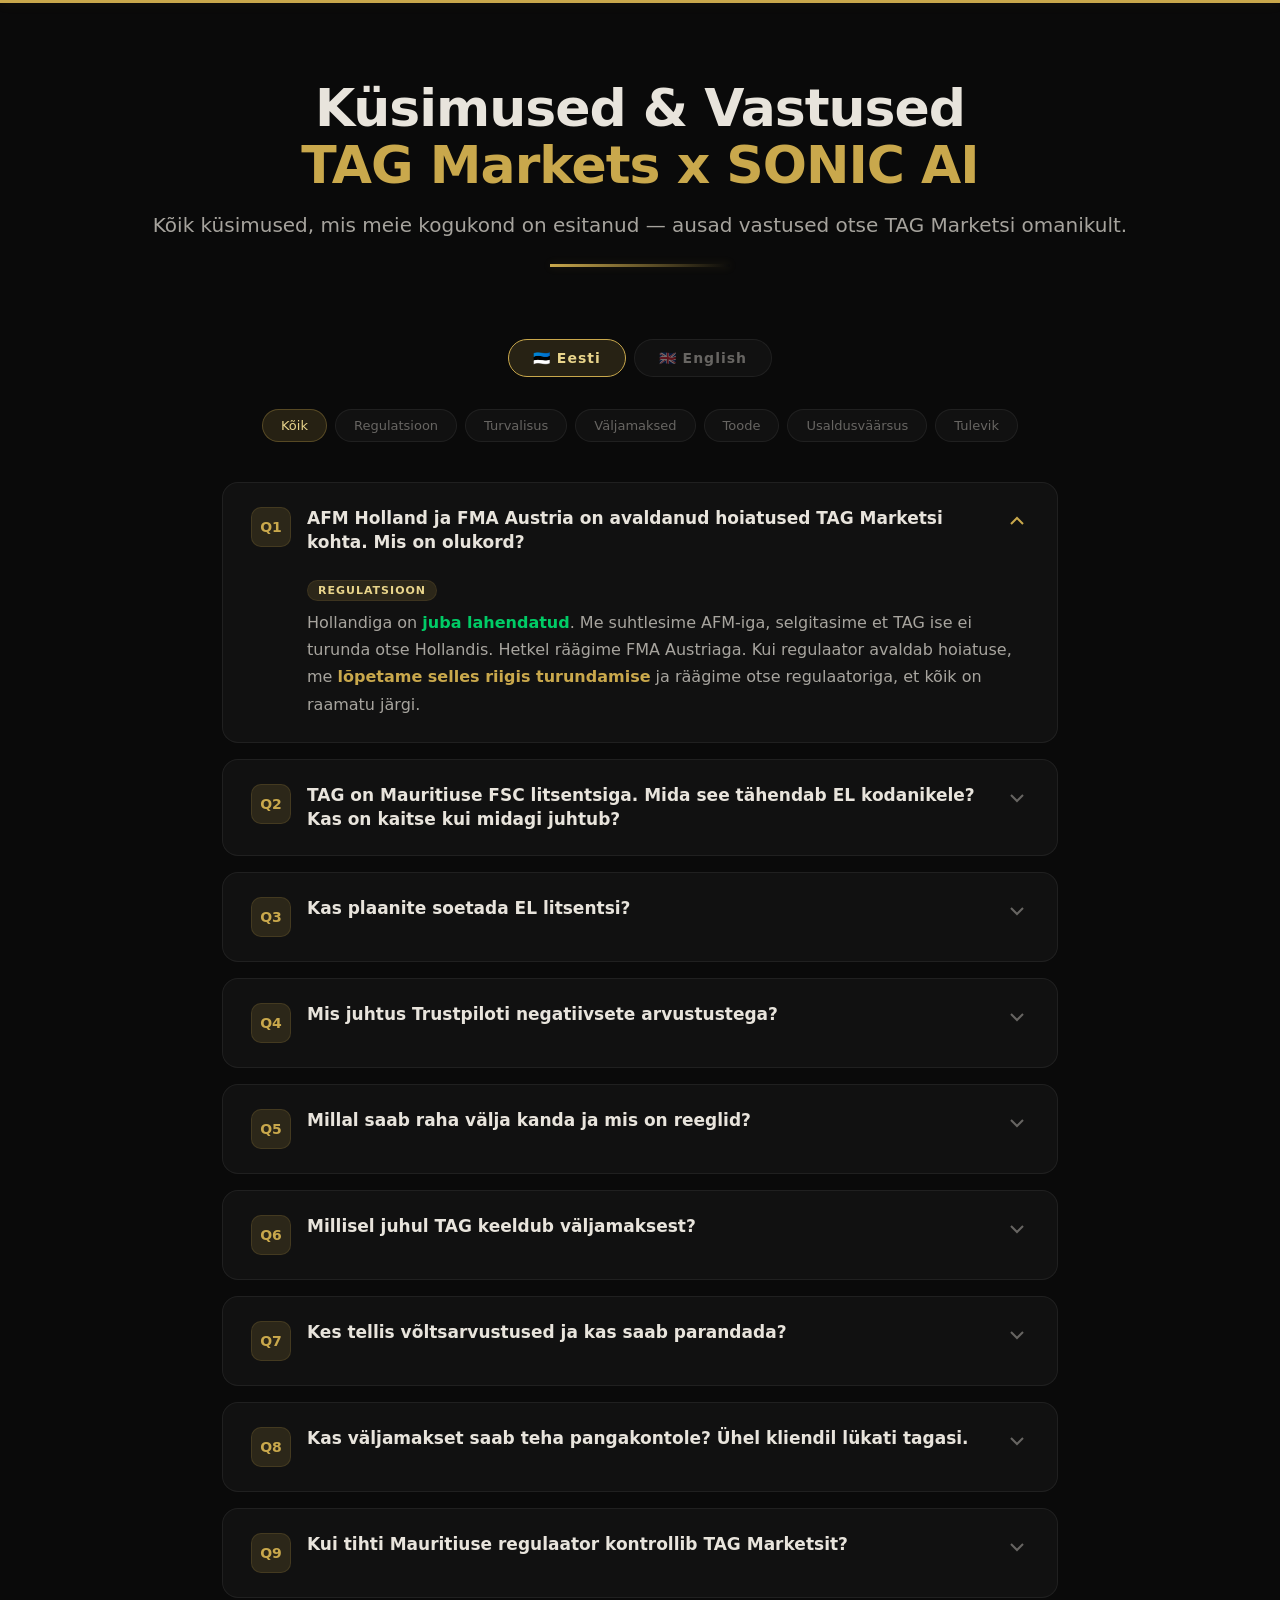
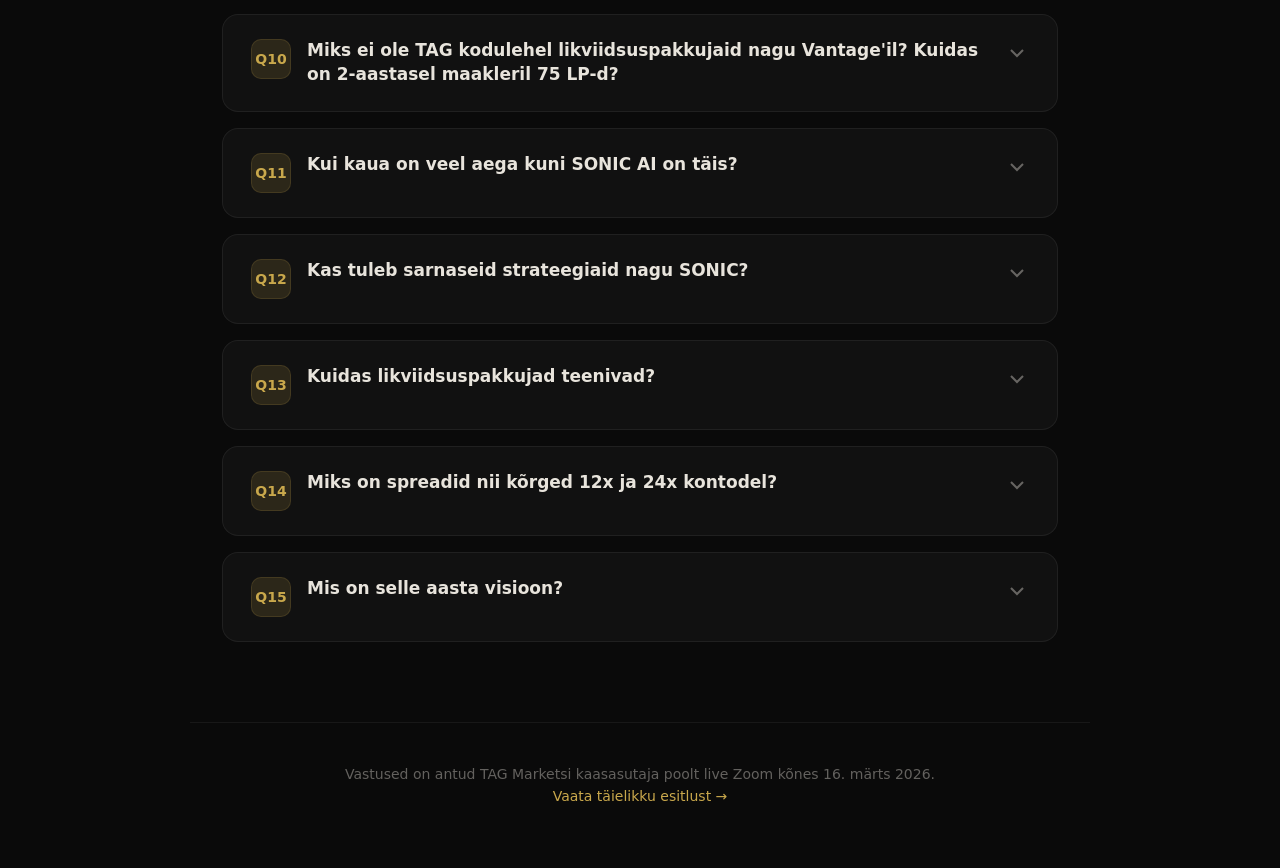
<file: qa/index.html>
<!DOCTYPE html>
<html lang="et">
<head>
<meta charset="UTF-8">
<meta name="viewport" content="width=device-width, initial-scale=1">
<title>Q&A — TAG Markets x SONIC AI</title>
<style>
:root {
  --bg:#0a0a0a; --card:rgba(255,255,255,0.03); --card2:rgba(255,255,255,0.05);
  --border:rgba(255,255,255,0.06); --border-hover:rgba(201,168,76,0.3);
  --gold:#c9a84c; --gold2:#e8d48b; --gold3:#a08839;
  --gold-glow:rgba(201,168,76,0.15);
  --w:#e8e4dc; --g:rgba(232,228,220,0.7); --dim:rgba(232,228,220,0.4);
}
*{margin:0;padding:0;box-sizing:border-box}
body{font-family:'Inter','Helvetica Neue',system-ui,sans-serif;background:var(--bg);color:var(--w);
  min-height:100vh;overflow-x:hidden}

/* Top bar */
.topbar{position:fixed;top:0;left:0;right:0;height:3px;background:var(--gold);z-index:100;
  box-shadow:0 0 12px var(--gold-glow)}

/* Header */
.header{max-width:1100px;margin:0 auto;padding:80px 32px 40px;text-align:center}
.header h1{font-size:clamp(32px,5vw,52px);font-weight:800;letter-spacing:-1px;line-height:1.1}
.header .gold{color:var(--gold)}
.header .sub{font-size:clamp(16px,2vw,20px);color:var(--g);margin-top:16px;line-height:1.5}
.gl{width:180px;height:3px;background:linear-gradient(90deg,var(--gold),transparent);
  box-shadow:0 0 8px var(--gold-glow);margin:24px auto 0}

/* Language toggle */
.lang-toggle{display:flex;justify-content:center;gap:8px;margin:32px auto 0}
.lang-btn{background:var(--card);border:1px solid var(--border);color:var(--dim);
  padding:10px 24px;border-radius:100px;cursor:pointer;font-size:14px;font-weight:600;
  letter-spacing:1px;transition:all .3s}
.lang-btn.active{background:var(--gold-glow);border-color:var(--gold);color:var(--gold2)}
.lang-btn:hover{border-color:var(--gold);color:var(--gold)}

/* Categories */
.categories{display:flex;flex-wrap:wrap;justify-content:center;gap:8px;max-width:900px;
  margin:32px auto 0;padding:0 32px}
.cat-btn{background:var(--card);border:1px solid var(--border);color:var(--dim);
  padding:8px 18px;border-radius:100px;cursor:pointer;font-size:13px;font-weight:500;transition:all .3s}
.cat-btn.active{background:var(--gold-glow);border-color:rgba(201,168,76,.3);color:var(--gold2)}
.cat-btn:hover{border-color:rgba(201,168,76,.2);color:var(--g)}

/* QA container */
.qa-list{max-width:900px;margin:40px auto 80px;padding:0 32px}

/* QA item */
.qa{margin-bottom:16px;border:1px solid var(--border);border-radius:16px;overflow:hidden;
  background:var(--card);transition:border-color .3s}
.qa:hover{border-color:var(--border-hover)}
.qa-head{display:flex;align-items:flex-start;gap:16px;padding:24px 28px;cursor:pointer;
  user-select:none;transition:background .2s}
.qa-head:hover{background:rgba(255,255,255,0.015)}
.qa-num{flex-shrink:0;width:40px;height:40px;background:var(--gold-glow);border:1px solid rgba(201,168,76,.15);
  border-radius:10px;display:flex;align-items:center;justify-content:center;
  font-size:14px;font-weight:800;color:var(--gold)}
.qa-q{flex:1;font-size:17px;font-weight:600;line-height:1.4;color:var(--w)}
.qa-arrow{flex-shrink:0;width:24px;height:24px;color:var(--dim);transition:transform .3s,color .3s;margin-top:2px}
.qa.open .qa-arrow{transform:rotate(180deg);color:var(--gold)}

.qa-body{max-height:0;overflow:hidden;transition:max-height .4s ease}
.qa.open .qa-body{max-height:600px}
.qa-answer{padding:0 28px 24px;padding-left:84px}
.qa-answer p{font-size:16px;color:var(--g);line-height:1.7}
.qa-answer .highlight{color:var(--gold);font-weight:600}
.qa-answer .safety{color:#00CC66;font-weight:600}

/* Category tags */
.qa-tag{display:inline-block;background:var(--gold-glow);color:var(--gold2);
  border:1px solid rgba(201,168,76,.1);padding:3px 10px;border-radius:100px;
  font-size:11px;font-weight:600;letter-spacing:1px;text-transform:uppercase;margin-bottom:8px}

/* Video link */
.qa-video{display:inline-flex;align-items:center;gap:6px;margin-top:12px;
  color:var(--gold);font-size:13px;font-weight:600;text-decoration:none;
  padding:6px 14px;border-radius:8px;background:rgba(201,168,76,.06);
  border:1px solid rgba(201,168,76,.1);transition:all .3s}
.qa-video:hover{background:rgba(201,168,76,.12);border-color:rgba(201,168,76,.25)}
.qa-video svg{width:14px;height:14px}

/* Footer */
.footer{text-align:center;padding:40px 32px 60px;border-top:1px solid var(--border);
  max-width:900px;margin:0 auto}
.footer p{font-size:14px;color:var(--dim);line-height:1.6}
.footer a{color:var(--gold);text-decoration:none}

/* Responsive */
@media(max-width:600px){
  .qa-answer{padding-left:28px}
  .qa-q{font-size:15px}
  .qa-answer p{font-size:15px}
}

/* Animate in */
@keyframes fadeUp{from{opacity:0;transform:translateY(20px)}to{opacity:1;transform:translateY(0)}}
.qa{animation:fadeUp .5s ease both}
.qa:nth-child(1){animation-delay:.05s}.qa:nth-child(2){animation-delay:.1s}
.qa:nth-child(3){animation-delay:.15s}.qa:nth-child(4){animation-delay:.2s}
.qa:nth-child(5){animation-delay:.25s}.qa:nth-child(6){animation-delay:.3s}
.qa:nth-child(7){animation-delay:.35s}.qa:nth-child(8){animation-delay:.4s}
.qa:nth-child(9){animation-delay:.45s}.qa:nth-child(10){animation-delay:.5s}
.qa:nth-child(11){animation-delay:.55s}.qa:nth-child(12){animation-delay:.6s}
.qa:nth-child(13){animation-delay:.65s}.qa:nth-child(14){animation-delay:.7s}
.qa:nth-child(15){animation-delay:.75s}
</style>
</head>
<body>

<div class="topbar"></div>

<div class="header">
  <h1>Küsimused & Vastused<br><span class="gold">TAG Markets x SONIC AI</span></h1>
  <div class="sub">Kõik küsimused, mis meie kogukond on esitanud — ausad vastused otse TAG Marketsi omanikult.</div>
  <div class="gl"></div>
</div>

<div class="lang-toggle">
  <div class="lang-btn active" onclick="setLang('et')">🇪🇪 Eesti</div>
  <div class="lang-btn" onclick="setLang('en')">🇬🇧 English</div>
</div>

<div class="categories">
  <div class="cat-btn active" data-cat="all" onclick="filterCat('all')">Kõik</div>
  <div class="cat-btn" data-cat="regulation" onclick="filterCat('regulation')">Regulatsioon</div>
  <div class="cat-btn" data-cat="safety" onclick="filterCat('safety')">Turvalisus</div>
  <div class="cat-btn" data-cat="withdrawal" onclick="filterCat('withdrawal')">Väljamaksed</div>
  <div class="cat-btn" data-cat="product" onclick="filterCat('product')">Toode</div>
  <div class="cat-btn" data-cat="trust" onclick="filterCat('trust')">Usaldusväärsus</div>
  <div class="cat-btn" data-cat="future" onclick="filterCat('future')">Tulevik</div>
</div>

<div class="qa-list" id="qaList">

<!-- Q1 -->
<div class="qa" data-cat="regulation">
  <div class="qa-head" onclick="toggle(this)">
    <div class="qa-num">Q1</div>
    <div class="qa-q">
      <span class="et">AFM Holland ja FMA Austria on avaldanud hoiatused TAG Marketsi kohta. Mis on olukord?</span>
      <span class="en" style="display:none">AFM Netherlands and FMA Austria have listed warnings against TAG Markets. What's the situation?</span>
    </div>
    <svg class="qa-arrow" viewBox="0 0 24 24" fill="none" stroke="currentColor" stroke-width="2"><polyline points="6 9 12 15 18 9"/></svg>
  </div>
  <div class="qa-body">
    <div class="qa-answer">
      <span class="qa-tag">Regulatsioon</span>
      <p class="et">Hollandiga on <span class="safety">juba lahendatud</span>. Me suhtlesime AFM-iga, selgitasime et TAG ise ei turunda otse Hollandis. Hetkel räägime FMA Austriaga. Kui regulaator avaldab hoiatuse, me <span class="highlight">lõpetame selles riigis turundamise</span> ja räägime otse regulaatoriga, et kõik on raamatu järgi.</p>
      <p class="en" style="display:none">Netherlands is <span class="safety">already resolved</span>. We communicated with the AFM, told them TAG itself doesn't market directly in the Netherlands. Currently in talks with FMA Austria. When a regulator issues a warning, we <span class="highlight">stop marketing in that country</span> and talk directly with the regulator to show everything is by the book.</p>
    </div>
  </div>
</div>

<!-- Q2 -->
<div class="qa" data-cat="regulation,safety">
  <div class="qa-head" onclick="toggle(this)">
    <div class="qa-num">Q2</div>
    <div class="qa-q">
      <span class="et">TAG on Mauritiuse FSC litsentsiga. Mida see tähendab EL kodanikele? Kas on kaitse kui midagi juhtub?</span>
      <span class="en" style="display:none">TAG is FSC Mauritius licensed. What does that mean for EU members? Is there protection if something goes wrong?</span>
    </div>
    <svg class="qa-arrow" viewBox="0 0 24 24" fill="none" stroke="currentColor" stroke-width="2"><polyline points="6 9 12 15 18 9"/></svg>
  </div>
  <div class="qa-body">
    <div class="qa-answer">
      <span class="qa-tag">Regulatsioon</span>
      <p class="et"><span class="safety">Jah, kaitse on olemas.</span> Kui TAG läheb pankrotti, saad läbi regulaatori oma raha tagasi nõuda. Regulaator kaebab omanikud kohtusse sinu raha pärast. <span class="highlight">Kliendi kapital on ka kindlustatud.</span></p>
      <p class="en" style="display:none"><span class="safety">Yes, you have protection.</span> If TAG goes bankrupt or illiquid, you can claim your funds back through the regulator. They will sue the owners for your money. <span class="highlight">Client funds are also insured.</span></p>
    </div>
  </div>
</div>

<!-- Q3 -->
<div class="qa" data-cat="regulation">
  <div class="qa-head" onclick="toggle(this)">
    <div class="qa-num">Q3</div>
    <div class="qa-q">
      <span class="et">Kas plaanite soetada EL litsentsi?</span>
      <span class="en" style="display:none">Are you planning to get an EU license?</span>
    </div>
    <svg class="qa-arrow" viewBox="0 0 24 24" fill="none" stroke="currentColor" stroke-width="2"><polyline points="6 9 12 15 18 9"/></svg>
  </div>
  <div class="qa-body">
    <div class="qa-answer">
      <span class="qa-tag">Regulatsioon</span>
      <p class="et">Tegelikult me juba <span class="highlight">ostsime Küprose litsentsi</span>, aga otsustasime mitte kasutada. EL regulatsioonide all me ei saaks maksta partneritasusid ega pakkuda 12x/24x võimendust. See on meie põhitoode, seega me ei läinud seda teed.</p>
      <p class="en" style="display:none">We actually already <span class="highlight">bought a Cyprus license</span> but decided not to use it. Under EU regulation we can't pay affiliate commissions or offer 12x/24x amplified accounts. That's our core product so we chose not to go that route.</p>
    </div>
  </div>
</div>

<!-- Q4 -->
<div class="qa" data-cat="trust">
  <div class="qa-head" onclick="toggle(this)">
    <div class="qa-num">Q4</div>
    <div class="qa-q">
      <span class="et">Mis juhtus Trustpiloti negatiivsete arvustustega?</span>
      <span class="en" style="display:none">What happened with the Trustpilot negative reviews?</span>
    </div>
    <svg class="qa-arrow" viewBox="0 0 24 24" fill="none" stroke="currentColor" stroke-width="2"><polyline points="6 9 12 15 18 9"/></svg>
  </div>
  <div class="qa-body">
    <div class="qa-answer">
      <span class="qa-tag">Usaldusväärsus</span>
      <p class="et">Meil oli ühe tunni jooksul <span class="highlight">200 kuni 300 negatiivset arvustust</span>. Tõime üle partnerid teiselt maaklerilt, kes siis ründasid meid. Tegeleme Trustpilotiga, et need ükshaaval maha võtta, tõestades et tegemist pole päris klientidega.</p>
      <p class="en" style="display:none">We had <span class="highlight">200 to 300 negative reviews</span> posted within one hour. We brought over affiliates from another broker who then attacked us. We're working with Trustpilot to remove them one by one, proving each review is from someone who isn't actually a client.</p>
    </div>
  </div>
</div>

<!-- Q5 -->
<div class="qa" data-cat="withdrawal">
  <div class="qa-head" onclick="toggle(this)">
    <div class="qa-num">Q5</div>
    <div class="qa-q">
      <span class="et">Millal saab raha välja kanda ja mis on reeglid?</span>
      <span class="en" style="display:none">When can you withdraw and what are the rules?</span>
    </div>
    <svg class="qa-arrow" viewBox="0 0 24 24" fill="none" stroke="currentColor" stroke-width="2"><polyline points="6 9 12 15 18 9"/></svg>
  </div>
  <div class="qa-body">
    <div class="qa-answer">
      <span class="qa-tag">Väljamaksed</span>
      <p class="et"><span class="safety">Kasumit saad välja kanda igal ajal</span>, samal päeval. Esialgse deposiidi 12x/24x kontodel saad välja <span class="highlight">30 päeva pärast</span>. Tava ja zero kontodel esialgse kapitali igal ajal. Lisatingimusi ei ole.</p>
      <p class="en" style="display:none"><span class="safety">Profits you can withdraw any time</span>, same day. Initial deposit on 12x/24x accounts after <span class="highlight">30 days</span>. Standard and zero accounts, initial capital any time. No hidden rules or extra conditions.</p>
    </div>
  </div>
</div>

<!-- Q6 -->
<div class="qa" data-cat="withdrawal,safety">
  <div class="qa-head" onclick="toggle(this)">
    <div class="qa-num">Q6</div>
    <div class="qa-q">
      <span class="et">Millisel juhul TAG keeldub väljamaksest?</span>
      <span class="en" style="display:none">Under what circumstances would TAG reject a withdrawal?</span>
    </div>
    <svg class="qa-arrow" viewBox="0 0 24 24" fill="none" stroke="currentColor" stroke-width="2"><polyline points="6 9 12 15 18 9"/></svg>
  </div>
  <div class="qa-body">
    <div class="qa-answer">
      <span class="qa-tag">Väljamaksed</span>
      <p class="et">Ainult siis kui klient kuritarvitab süsteemi — arbitraaž, manipulatsioon või tegevused mis lähevad meie tingimuste vastu manuaalse kauplemisega. <span class="safety">Kui kasutad kopeerimislahendust nagu SONIC, siis see sind ei puuduta.</span> Kopitreidid käivad alati reeglite järgi.</p>
      <p class="en" style="display:none">Only if a client abuses the system through arbitrage, manipulation, or activities against our terms with manual trading. <span class="safety">If you use copy trading like SONIC, this doesn't apply to you.</span> Copy traders always trade within the rules.</p>
    </div>
  </div>
</div>

<!-- Q7 -->
<div class="qa" data-cat="trust">
  <div class="qa-head" onclick="toggle(this)">
    <div class="qa-num">Q7</div>
    <div class="qa-q">
      <span class="et">Kes tellis võltsarvustused ja kas saab parandada?</span>
      <span class="en" style="display:none">Who ordered the fake Trustpilot reviews and can it be fixed?</span>
    </div>
    <svg class="qa-arrow" viewBox="0 0 24 24" fill="none" stroke="currentColor" stroke-width="2"><polyline points="6 9 12 15 18 9"/></svg>
  </div>
  <div class="qa-body">
    <div class="qa-answer">
      <span class="qa-tag">Usaldusväärsus</span>
      <p class="et">Googlest leiab teenuseid mis müüvad 300 kuni 1000 negatiivset arvustust <span class="highlight">5000 kuni 6000 dollari eest</span>. Me palusime Trustpilotil reitingu maha võtta kuna see on ebaõiglane. Esitame tõendeid et need pole päris kliendid ja need <span class="safety">võetakse ükshaaval maha</span>.</p>
      <p class="en" style="display:none">You can Google services that sell 300 to 1000 negative reviews for <span class="highlight">$5,000 to $6,000</span>. We asked Trustpilot to take down the rating because it's unfair. We're providing proof that these aren't real clients and they're <span class="safety">removing them one by one</span>.</p>
    </div>
  </div>
</div>

<!-- Q8 -->
<div class="qa" data-cat="withdrawal">
  <div class="qa-head" onclick="toggle(this)">
    <div class="qa-num">Q8</div>
    <div class="qa-q">
      <span class="et">Kas väljamakset saab teha pangakontole? Ühel kliendil lükati tagasi.</span>
      <span class="en" style="display:none">Can withdrawals be made to a personal bank account? One client says his was declined.</span>
    </div>
    <svg class="qa-arrow" viewBox="0 0 24 24" fill="none" stroke="currentColor" stroke-width="2"><polyline points="6 9 12 15 18 9"/></svg>
  </div>
  <div class="qa-body">
    <div class="qa-answer">
      <span class="qa-tag">Väljamaksed</span>
      <p class="et">Väljamakse meetod peab kattuma deposiidi meetodiga. <span class="highlight">Pangast sisse — pangale välja. Kryptost sisse — kryptole välja.</span> See on rahapesu tõkestamise nõue.</p>
      <p class="en" style="display:none">Withdrawal method must match deposit method. <span class="highlight">Bank deposit means bank withdrawal. Crypto deposit means crypto withdrawal.</span> This is anti-money laundering compliance.</p>
    </div>
  </div>
</div>

<!-- Q9 -->
<div class="qa" data-cat="regulation,safety">
  <div class="qa-head" onclick="toggle(this)">
    <div class="qa-num">Q9</div>
    <div class="qa-q">
      <span class="et">Kui tihti Mauritiuse regulaator kontrollib TAG Marketsit?</span>
      <span class="en" style="display:none">How often does the Mauritius regulator check TAG Markets?</span>
    </div>
    <svg class="qa-arrow" viewBox="0 0 24 24" fill="none" stroke="currentColor" stroke-width="2"><polyline points="6 9 12 15 18 9"/></svg>
  </div>
  <div class="qa-body">
    <div class="qa-answer">
      <span class="qa-tag">Regulatsioon</span>
      <p class="et"><span class="highlight">Iganädalaselt.</span> Meil on igal nädalal kõne. Nad kontrollivad meie kontosid, raamatupidamist, et kliendi kapital on segregeeritud ja et kõik klappib. <span class="safety">Peamine prioriteet on kliendi raha eraldatus ettevõtte ja partnerite rahast.</span></p>
      <p class="en" style="display:none"><span class="highlight">Weekly.</span> We have a call every week. They check our accounts, bookkeeping, that client funds are segregated, and that everything balances. <span class="safety">Their top priority is client funds being separate from company and affiliate funds.</span></p>
    </div>
  </div>
</div>

<!-- Q10 -->
<div class="qa" data-cat="trust,product">
  <div class="qa-head" onclick="toggle(this)">
    <div class="qa-num">Q10</div>
    <div class="qa-q">
      <span class="et">Miks ei ole TAG kodulehel likviidsuspakkujaid nagu Vantage'il? Kuidas on 2-aastasel maakleril 75 LP-d?</span>
      <span class="en" style="display:none">Why aren't liquidity providers listed on TAG's website? How does a 2-year-old broker have 75 LPs?</span>
    </div>
    <svg class="qa-arrow" viewBox="0 0 24 24" fill="none" stroke="currentColor" stroke-width="2"><polyline points="6 9 12 15 18 9"/></svg>
  </div>
  <div class="qa-body">
    <div class="qa-answer">
      <span class="qa-tag">Usaldusväärsus</span>
      <p class="et">Vantage'il ja StarTraderil on palju rohkem kui 14–25, nad lihtsalt ei näita kõiki. Meil on palju sest me teeme palju <span class="highlight">A-book voogu</span>. Ma olen 11 aastat selles valdkonnas ja tunnen kõiki. Spetsiifiliselt AITECH kogukonnale on meil leping et <span class="safety">kõik on ainult A-book</span> — me oleme kliendi poolel, teenime tehingutelt mitte klientide kaotustest. Paneme mõned LP nimed kodulehele üles.</p>
      <p class="en" style="display:none">Vantage and StarTrader have way more than 14–25 LPs, they just don't list them all. We have many because we do a lot of <span class="highlight">A-book flow</span>. I've been in the game 11 years and know basically everyone. For the AITECH community specifically we have a contract that <span class="safety">everything is A-booked only</span> — we're on the client's side, we make money from transactions not from clients losing.</p>
    </div>
  </div>
</div>

<!-- Q11 -->
<div class="qa" data-cat="product,future">
  <div class="qa-head" onclick="toggle(this)">
    <div class="qa-num">Q11</div>
    <div class="qa-q">
      <span class="et">Kui kaua on veel aega kuni SONIC AI on täis?</span>
      <span class="en" style="display:none">How long until SONIC AI is full?</span>
    </div>
    <svg class="qa-arrow" viewBox="0 0 24 24" fill="none" stroke="currentColor" stroke-width="2"><polyline points="6 9 12 15 18 9"/></svg>
  </div>
  <div class="qa-body">
    <div class="qa-answer">
      <span class="qa-tag">Toode</span>
      <p class="et">Raske täpselt öelda. Sõltub likviidsusest, kauplemistulemustest ja kasvust. Praeguse kasvutempo juures <span class="highlight">umbes üks aasta</span>.</p>
      <p class="en" style="display:none">Hard to answer exactly. Depends on liquidity, trading performance, and growth. At the current growth rate, <span class="highlight">approximately one year</span>.</p>
    </div>
  </div>
</div>

<!-- Q12 -->
<div class="qa" data-cat="product,future">
  <div class="qa-head" onclick="toggle(this)">
    <div class="qa-num">Q12</div>
    <div class="qa-q">
      <span class="et">Kas tuleb sarnaseid strateegiaid nagu SONIC?</span>
      <span class="en" style="display:none">Will there be similar strategies to SONIC?</span>
    </div>
    <svg class="qa-arrow" viewBox="0 0 24 24" fill="none" stroke="currentColor" stroke-width="2"><polyline points="6 9 12 15 18 9"/></svg>
  </div>
  <div class="qa-body">
    <div class="qa-answer">
      <span class="qa-tag">Toode</span>
      <p class="et">Ma loodan küll. Mul isiklikult on <span class="highlight">500 000 dollarit NEO.FX-is</span> ja mitu miljonit SONICus. NEO tasude struktuur on erinev — kaupleja võtab rohkem ja vähem läheb kogukonna puusse.</p>
      <p class="en" style="display:none">I hope so. I personally have <span class="highlight">$500,000 in NEO.FX</span> and multiple seven figures in SONIC. NEO's fee structure is different — the trader takes more and less goes to the community tree.</p>
    </div>
  </div>
</div>

<!-- Q13 -->
<div class="qa" data-cat="product">
  <div class="qa-head" onclick="toggle(this)">
    <div class="qa-num">Q13</div>
    <div class="qa-q">
      <span class="et">Kuidas likviidsuspakkujad teenivad?</span>
      <span class="en" style="display:none">How do liquidity providers make money?</span>
    </div>
    <svg class="qa-arrow" viewBox="0 0 24 24" fill="none" stroke="currentColor" stroke-width="2"><polyline points="6 9 12 15 18 9"/></svg>
  </div>
  <div class="qa-body">
    <div class="qa-answer">
      <span class="qa-tag">Toode</span>
      <p class="et">Me maksame neile <span class="highlight">fikseeritud dollari summa iga miljoni eest</span> võimendatud kapitalis, pluss väike protsent meie käibest olenevalt LP kokkuleppest.</p>
      <p class="en" style="display:none">We pay them a <span class="highlight">fixed dollar amount per million</span> in amplified capital plus a small percentage of our turnover depending on the LP agreement.</p>
    </div>
  </div>
</div>

<!-- Q14 -->
<div class="qa" data-cat="product">
  <div class="qa-head" onclick="toggle(this)">
    <div class="qa-num">Q14</div>
    <div class="qa-q">
      <span class="et">Miks on spreadid nii kõrged 12x ja 24x kontodel?</span>
      <span class="en" style="display:none">Why are spreads so high on 12x and 24x accounts?</span>
    </div>
    <svg class="qa-arrow" viewBox="0 0 24 24" fill="none" stroke="currentColor" stroke-width="2"><polyline points="6 9 12 15 18 9"/></svg>
  </div>
  <div class="qa-body">
    <div class="qa-answer">
      <span class="qa-tag">Toode</span>
      <p class="et">Ausalt öeldes nad ongi kallid. <span class="highlight">Spreadid on kõrged sest me peame likviidsuspakkujatele tagasi maksma</span> võimenduse eest. See on toote hind.</p>
      <p class="en" style="display:none">Honestly they're expensive. <span class="highlight">The spreads are high because we need to pay back the liquidity providers</span> for the amplification. That's the cost of the product.</p>
    </div>
  </div>
</div>

<!-- Q15 -->
<div class="qa" data-cat="future">
  <div class="qa-head" onclick="toggle(this)">
    <div class="qa-num">Q15</div>
    <div class="qa-q">
      <span class="et">Mis on selle aasta visioon?</span>
      <span class="en" style="display:none">What's your vision for this year?</span>
    </div>
    <svg class="qa-arrow" viewBox="0 0 24 24" fill="none" stroke="currentColor" stroke-width="2"><polyline points="6 9 12 15 18 9"/></svg>
  </div>
  <div class="qa-body">
    <div class="qa-answer">
      <span class="qa-tag">Tulevik</span>
      <p class="et">Käivitada <span class="highlight">BitOne täismahus</span> — kriptopörs, debitkaart, pangakontod. Kaardil pole limiite, juba testime. Eesmärk <span class="highlight">50 miljonit klienti aasta lõpuks</span>. Juba loome uusi tooteid aastaks 2027. TAG Markets + kriptopörs + debitkaart katab kõik finantsvaldkonnad.</p>
      <p class="en" style="display:none">Launch <span class="highlight">BitOne at scale</span> — crypto exchange, debit card, bank accounts. The card has no limits, already testing it. Goal is <span class="highlight">50 million clients by year end</span>. Already building new products for 2027. TAG Markets + crypto exchange + debit card covers everything in finance.</p>
    </div>
  </div>
</div>

</div>

<div class="footer">
  <p>Vastused on antud TAG Marketsi kaasasutaja poolt live Zoom kõnes 16. märts 2026.<br>
  <a href="/story/">Vaata täielikku esitlust &rarr;</a></p>
</div>

<script>
var lang='et';
function setLang(l){
  lang=l;
  document.querySelectorAll('.lang-btn').forEach(function(b){b.classList.toggle('active',b.textContent.indexOf(l==='et'?'Eesti':'English')>-1)});
  document.querySelectorAll('.et').forEach(function(e){e.style.display=l==='et'?'':'none'});
  document.querySelectorAll('.en').forEach(function(e){e.style.display=l==='en'?'':'none'});
}

function toggle(head){
  var qa=head.parentElement;
  qa.classList.toggle('open');
}

function filterCat(cat){
  document.querySelectorAll('.cat-btn').forEach(function(b){b.classList.toggle('active',b.dataset.cat===cat)});
  document.querySelectorAll('.qa').forEach(function(q){
    if(cat==='all'){q.style.display='';return;}
    var cats=q.dataset.cat.split(',');
    q.style.display=cats.indexOf(cat)>-1?'':'none';
  });
}

// Open first question by default
document.querySelector('.qa').classList.add('open');
</script>

</body>
</html>
</file>
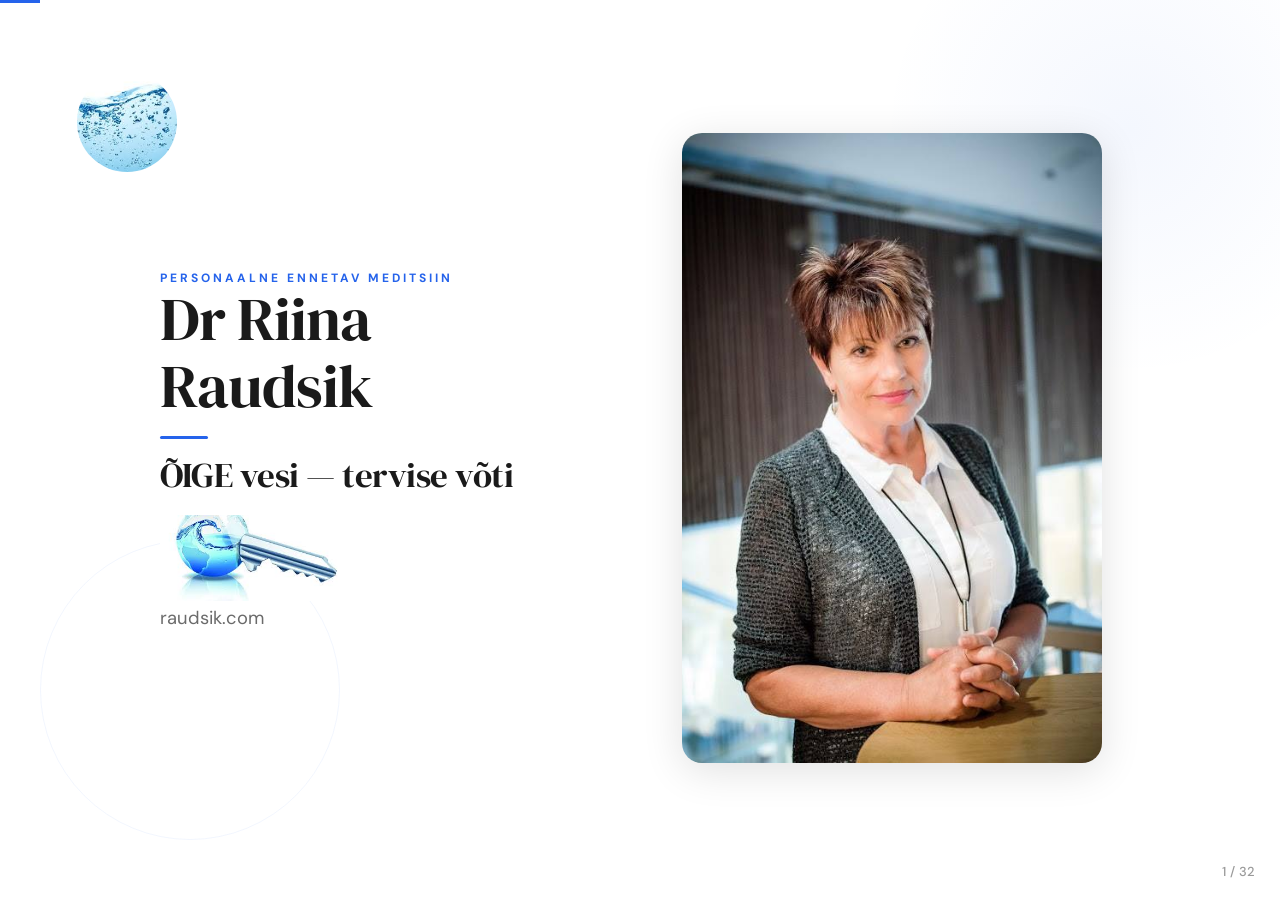
<file: riina/index.html>
<!DOCTYPE html>
<html lang="et">
<head>
<meta charset="UTF-8">
<meta name="viewport" content="width=device-width, initial-scale=1.0">
<title>Dr Riina Raudsik — ÕIGE vesi — tervise võti</title>
<link rel="preconnect" href="https://fonts.googleapis.com">
<link href="https://fonts.googleapis.com/css2?family=DM+Sans:ital,opsz,wght@0,9..40,300;0,9..40,400;0,9..40,500;0,9..40,600;0,9..40,700&family=DM+Serif+Display&display=swap" rel="stylesheet">
<style>
:root {
  --blue: #2563eb;
  --blue-dark: #1d4ed8;
  --blue-light: #dbeafe;
  --blue-soft-bg: linear-gradient(180deg, #f0f4ff 0%, #fafaf7 100%);
  --bg: #fafaf7;
  --bg-warm: #f5f0eb;
  --text: #1a1a1a;
  --text2: #3d3d3d;
  --text3: #6b6b6b;
  --muted: #9a9a9a;
  --white: #ffffff;
  --line: #e8e5df;
  --coral: #d94f4f;
  --shadow: 0 4px 24px rgba(0,0,0,0.08);
  --radius: 12px;
}

*, *::before, *::after { margin: 0; padding: 0; box-sizing: border-box; }

html, body {
  width: 100%; height: 100%;
  overflow: hidden;
  font-family: 'DM Sans', -apple-system, sans-serif;
  background: var(--bg);
  color: var(--text);
  -webkit-font-smoothing: antialiased;
}

/* Progress bar */
#progress {
  position: fixed; top: 0; left: 0; height: 3px;
  background: var(--blue);
  z-index: 1000;
  transition: width 0.4s cubic-bezier(0.4, 0, 0.2, 1);
}

/* Slide counter */
#counter {
  position: fixed; bottom: 20px; right: 24px;
  font-size: 13px; font-weight: 500;
  color: var(--muted);
  z-index: 1000;
  letter-spacing: 0.04em;
}

/* Base slide */
.slide {
  position: fixed; inset: 0;
  width: 100vw; height: 100vh;
  display: flex; flex-direction: column;
  align-items: center; justify-content: center;
  opacity: 0;
  pointer-events: none;
  transition: opacity 0.5s cubic-bezier(0.4, 0, 0.2, 1);
  background: var(--bg);
  overflow: hidden;
  padding: 48px;
}

.slide.active {
  opacity: 1;
  pointer-events: auto;
}

/* Animations */
.slide.active .fi { animation: fi 0.7s ease both; }
.slide.active .fiu { animation: fiu 0.7s ease both; }
.d1 { animation-delay: 0.12s; }
.d2 { animation-delay: 0.24s; }
.d3 { animation-delay: 0.36s; }
.d4 { animation-delay: 0.48s; }
.d5 { animation-delay: 0.56s; }
.d6 { animation-delay: 0.64s; }

@keyframes fi { from { opacity: 0; } to { opacity: 1; } }
@keyframes fiu { from { opacity: 0; transform: translateY(20px); } to { opacity: 1; transform: translateY(0); } }

/* Typography */
.serif { font-family: 'DM Serif Display', Georgia, serif; }

h1 {
  font-family: 'DM Serif Display', serif;
  font-size: clamp(2.2rem, 5vw, 3.8rem);
  font-weight: 400;
  line-height: 1.1;
  letter-spacing: -1px;
  color: var(--text);
}

h2 {
  font-family: 'DM Serif Display', serif;
  font-size: clamp(1.8rem, 4vw, 3rem);
  font-weight: 400;
  line-height: 1.15;
  letter-spacing: -0.5px;
  color: var(--text);
}

.tag {
  font-size: 12px;
  font-weight: 700;
  letter-spacing: 3px;
  text-transform: uppercase;
  color: var(--blue);
}

.subtitle {
  font-size: clamp(0.95rem, 1.8vw, 1.15rem);
  color: var(--text3);
  font-weight: 400;
}

.accent-line {
  width: 48px; height: 3px;
  background: var(--blue);
  border-radius: 2px;
}

.blue { color: var(--blue); }
.coral { color: var(--coral); }

/* Backgrounds */
.bg-white { background: var(--white); }
.bg-warm { background: var(--bg-warm); }
.bg-blue-soft { background: var(--blue-soft-bg); }

/* Dark slide */
.slide-dark { background: #111; color: var(--white); }
.slide-dark h1, .slide-dark h2 { color: var(--white); }
.slide-dark .subtitle { color: rgba(255,255,255,0.7); }
.slide-dark .tag { color: var(--blue-light); }

/* Blue slide */
.slide-blue { background: var(--blue); color: var(--white); }
.slide-blue h1, .slide-blue h2 { color: var(--white); }
.slide-blue .accent-line { background: rgba(255,255,255,0.4); }

/* Content container */
.content {
  position: relative; z-index: 2;
  display: flex; flex-direction: column;
  align-items: center; justify-content: center;
  text-align: center;
  max-width: 1000px;
  width: 100%;
  gap: 16px;
}

/* Full background image */
.bg-img {
  position: absolute; inset: 0;
  width: 100%; height: 100%;
  object-fit: cover;
}

.bg-overlay {
  position: absolute; inset: 0;
  background: rgba(0,0,0,0.5);
}

/* Single centered image */
.single-img {
  display: flex;
  align-items: center; justify-content: center;
}

.single-img img {
  max-width: 100%;
  max-height: 100%;
  object-fit: contain;
  border-radius: var(--radius);
}

/* Hero image */
.hero-img {
  max-width: 420px;
  max-height: 48vh;
  object-fit: contain;
  border-radius: var(--radius);
}

/* Decorative floating image */
.decor-img {
  position: absolute;
  width: 100px; height: 100px;
  object-fit: cover;
  border-radius: 50%;
  opacity: 0.3;
}

/* Decorative shapes */
.deco {
  position: absolute; border-radius: 50%;
  pointer-events: none; z-index: 0;
}
.deco-blue {
  width: 500px; height: 500px;
  background: radial-gradient(circle, rgba(37,99,235,.05) 0%, transparent 70%);
}
.deco-ring {
  position: absolute; border-radius: 50%;
  border: 1px solid rgba(37,99,235,.06);
  pointer-events: none; z-index: 0;
}

/* Image pair */
.img-pair {
  display: grid;
  grid-template-columns: 1fr 1fr;
  gap: 16px;
  width: 100%;
  max-width: 900px;
}

.img-pair img {
  width: 100%; height: 100%;
  object-fit: cover;
  border-radius: var(--radius);
}

.img-pair.contain-mode img { object-fit: contain; }

/* Image grids */
.grid-2x3 {
  display: grid;
  grid-template-columns: repeat(3, 1fr);
  grid-template-rows: 1fr 1fr;
  gap: 10px;
  width: 100%;
  max-width: 820px;
}

.grid-2x3 img {
  width: 100%; height: 100%;
  object-fit: cover;
  border-radius: var(--radius);
}

.grid-tongue {
  display: grid;
  grid-template-columns: repeat(3, 1fr);
  gap: 10px;
  width: 100%;
  max-width: 750px;
}

.grid-tongue img {
  width: 100%; height: 100%;
  object-fit: cover;
  border-radius: var(--radius);
  aspect-ratio: 4/3;
}

.grid-tongue img:nth-child(4) { grid-column: 1 / 2; }
.grid-tongue img:nth-child(5) { grid-column: 2 / 4; }

.grid-products {
  display: grid;
  grid-template-columns: repeat(4, 1fr);
  grid-template-rows: 1fr 1fr;
  gap: 12px;
  width: 100%;
  max-width: 900px;
}

.grid-products img {
  width: 100%; height: 100%;
  object-fit: contain;
  border-radius: 8px;
  background: var(--white);
  padding: 6px;
  box-shadow: 0 1px 4px rgba(0,0,0,0.06);
}

/* Molecules side by side */
.molecules {
  display: flex; gap: 32px;
  align-items: center; justify-content: center;
}
.molecules img {
  height: clamp(140px, 22vh, 240px);
  width: auto;
  object-fit: contain;
}

/* Split layout */
.split {
  display: flex;
  align-items: center; justify-content: center;
  gap: 48px;
  width: 100%;
  max-width: 1000px;
  height: 75vh;
}

.split .text-col {
  flex: 1;
  display: flex; flex-direction: column;
  gap: 14px;
  text-align: left;
}

.split .img-col {
  flex: 1;
  height: 100%;
  display: flex;
  align-items: center; justify-content: center;
}

.split .img-col img {
  max-width: 100%; max-height: 100%;
  object-fit: contain;
  border-radius: var(--radius);
}

/* List styles */
.body-list {
  text-align: left;
  list-style: none;
  display: grid;
  grid-template-columns: 1fr 1fr;
  gap: 6px 28px;
  width: 100%;
  max-width: 600px;
}

.body-list li {
  font-size: clamp(1rem, 1.8vw, 1.2rem);
  padding: 8px 0 8px 20px;
  position: relative;
  font-weight: 500;
  color: var(--text2);
}

.body-list li::before {
  content: '';
  position: absolute;
  left: 0; top: 14px;
  width: 7px; height: 7px;
  border-radius: 50%;
  background: var(--blue);
}

.warn-list {
  text-align: left;
  list-style: none;
  display: flex; flex-direction: column;
  gap: 8px;
  max-width: 650px;
  width: 100%;
}

.warn-list li {
  font-size: clamp(0.95rem, 1.7vw, 1.12rem);
  padding-left: 24px;
  position: relative;
  line-height: 1.6;
  color: var(--text2);
}

.warn-list li::before {
  content: '!';
  position: absolute;
  left: 0; top: 1px;
  color: var(--coral);
  font-weight: 800;
  font-size: 13px;
}

/* Books */
.books-row {
  display: flex;
  gap: 24px;
  align-items: flex-end;
  justify-content: center;
}

.books-row img {
  height: clamp(160px, 28vh, 260px);
  width: auto;
  object-fit: contain;
  border-radius: 8px;
  box-shadow: var(--shadow);
}

/* Responsive */
@media (max-width: 768px) {
  .slide { padding: 24px; }
  .split { flex-direction: column; gap: 20px; height: auto; }
  .img-pair { grid-template-columns: 1fr; }
  .grid-products { grid-template-columns: repeat(2, 1fr); grid-template-rows: repeat(4, 1fr); }
  .grid-2x3 { grid-template-columns: repeat(2, 1fr); grid-template-rows: repeat(3, 1fr); }
  .body-list { grid-template-columns: 1fr; }
}
</style>
</head>
<body>

<div id="progress"></div>
<div id="counter">1 / 32</div>

<!-- SLIDE 1 - Title -->
<div class="slide active bg-white" data-slide="1">
  <img src="riina_images/image1.jpeg" class="decor-img fi d1" style="top: 8%; left: 6%;" alt="">
  <div class="deco deco-blue" style="top: -120px; right: -100px;"></div>
  <div class="deco-ring" style="width: 300px; height: 300px; bottom: 60px; left: 40px;"></div>
  <div style="display: grid; grid-template-columns: 1fr 1fr; gap: 48px; align-items: center; max-width: 1000px; width: 100%; position: relative; z-index: 1; padding: 0 20px;">
    <div style="text-align: left;">
      <p class="tag fi" style="text-align: left;">PERSONAALNE ENNETAV MEDITSIIN</p>
      <h1 class="fiu d1">Dr Riina<br>Raudsik</h1>
      <div class="accent-line fiu d2" style="margin: 16px 0;"></div>
      <h2 class="fiu d2" style="font-size: clamp(1.4rem, 3vw, 2.2rem);">ÕIGE vesi — tervise võti</h2>
      <img src="riina_images/image2.jpeg" class="fiu d3" style="max-width: 180px; margin-top: 20px; border-radius: 12px;" alt="">
      <p class="subtitle fiu d4">raudsik.com</p>
    </div>
    <div class="fiu d2" style="text-align: center;">
      <img src="Riina_Raudsik.jpg" style="max-height: 70vh; max-width: 100%; border-radius: 20px; box-shadow: 0 8px 40px rgba(0,0,0,0.12); object-fit: cover;" alt="Dr Riina Raudsik">
    </div>
  </div>
</div>

<!-- SLIDE 2 - Energeetiline meditsiin -->
<div class="slide slide-dark" data-slide="2">
  <img src="riina_images/image3.jpg" class="bg-img fi" alt="">
  <div class="bg-overlay"></div>
  <div class="content">
    <h1 class="fiu d2" style="text-shadow: 0 2px 20px rgba(0,0,0,0.5);">Energeetiline meditsiin</h1>
  </div>
</div>

<!-- SLIDE 3 - Rakud on patareid -->
<div class="slide bg-white" data-slide="3">
  <div class="deco deco-blue" style="bottom: -100px; right: -80px;"></div>
  <div class="content">
    <h1 class="fiu d1">Rakud on patareid</h1>
    <div class="accent-line fiu d2"></div>
    <div class="single-img fiu d3" style="max-width: 500px; max-height: 55vh;">
      <img src="riina_images/image4.jpg" alt="">
    </div>
  </div>
</div>

<!-- SLIDE 4 - pH -->
<div class="slide" data-slide="4">
  <div class="deco-ring" style="width: 350px; height: 350px; top: 50px; right: 60px;"></div>
  <div class="content">
    <h1 class="fiu d1" style="font-size: clamp(3rem, 7vw, 6rem);">pH</h1>
    <div class="accent-line fiu d2"></div>
    <div class="molecules fiu d3">
      <img src="riina_images/image5.png" alt="">
      <img src="riina_images/image6.png" alt="">
    </div>
  </div>
</div>

<!-- SLIDE 5 - Happe-aluse tasakaal -->
<div class="slide bg-warm" data-slide="5">
  <div class="content">
    <div class="img-pair fiu d1" style="max-height: 72vh;">
      <img src="riina_images/image7.jpeg" alt="">
      <img src="riina_images/image8.jpeg" alt="">
    </div>
  </div>
</div>

<!-- SLIDE 6 - ALUSTAME VEEST -->
<div class="slide bg-white" data-slide="6">
  <div class="deco deco-blue" style="top: -100px; left: -80px;"></div>
  <div class="content">
    <h1 class="fiu d1">ALUSTAME VEEST</h1>
    <div class="accent-line fiu d2"></div>
    <div class="single-img fiu d3" style="max-width: 650px; max-height: 60vh;">
      <img src="riina_images/image9.jpeg" alt="">
    </div>
  </div>
</div>

<!-- SLIDE 7 - Veresooned -->
<div class="slide slide-dark" data-slide="7">
  <div class="content">
    <div class="img-pair fiu d1" style="max-height: 78vh;">
      <img src="riina_images/image10.jpeg" alt="">
      <img src="riina_images/image11.jpeg" alt="">
    </div>
  </div>
</div>

<!-- SLIDE 8 - VERI ON 80-90% VESI -->
<div class="slide slide-dark" data-slide="8">
  <img src="riina_images/image12.jpeg" class="bg-img fi" alt="">
  <div class="bg-overlay"></div>
  <div class="content">
    <h1 class="fiu d2" style="text-shadow: 0 2px 24px rgba(0,0,0,0.6);">VERI ON 80-90% VESI</h1>
  </div>
</div>

<!-- SLIDE 9 - SEISEV VESI LÄHEB PAHAKS -->
<div class="slide slide-dark" data-slide="9">
  <img src="riina_images/image13.jpg" class="bg-img fi" alt="">
  <div class="bg-overlay"></div>
  <div class="content">
    <h1 class="fiu d2" style="text-shadow: 0 2px 24px rgba(0,0,0,0.6);">SEISEV VESI LÄHEB PAHAKS</h1>
  </div>
</div>

<!-- SLIDE 10 - MIDA VEREST TEHAKSE? -->
<div class="slide bg-white" data-slide="10">
  <div class="deco deco-blue" style="top: -80px; right: -60px;"></div>
  <div class="content" style="max-width: 700px;">
    <h2 class="fiu d1">MIDA VEREST TEHAKSE?</h2>
    <div class="accent-line fiu d2"></div>
    <ul class="body-list fiu d3" style="margin-top: 12px;">
      <li>Uriin</li>
      <li>Sülg</li>
      <li>Pisar</li>
      <li>Lima</li>
      <li>Rasu</li>
      <li>Higi</li>
      <li>Lümf</li>
      <li>Seljaaju vedelik</li>
      <li>Kõrvavaik</li>
      <li>Sapp</li>
    </ul>
  </div>
</div>

<!-- SLIDE 11 - Uriin -->
<div class="slide" data-slide="11">
  <div class="deco-ring" style="width: 300px; height: 300px; bottom: 50px; left: 40px;"></div>
  <div class="content">
    <h2 class="fiu d1">Uriin</h2>
    <div class="accent-line fiu d2"></div>
    <div class="single-img fiu d3" style="max-width: 550px; max-height: 58vh;">
      <img src="riina_images/image14.jpeg" alt="">
    </div>
  </div>
</div>

<!-- SLIDE 12 - Uriin värvus -->
<div class="slide bg-white" data-slide="12">
  <div class="content">
    <div class="img-pair contain-mode fiu d1" style="max-height: 78vh;">
      <img src="riina_images/image15.jpg" alt="">
      <img src="riina_images/image16.jpeg" alt="">
    </div>
  </div>
</div>

<!-- SLIDE 13 - Uriin uuringuallikana -->
<div class="slide" data-slide="13">
  <div class="deco deco-blue" style="bottom: -80px; right: -60px;"></div>
  <div class="content">
    <p class="tag fi">PERSONAALNE ENNETAV MEDITSIIN</p>
    <h2 class="fiu d1">Uriin uuringuallikana</h2>
    <p class="subtitle fiu d2" style="font-weight: 600; color: var(--blue);">pH 5 &nbsp;&middot;&nbsp; pH 7 &nbsp;&middot;&nbsp; pH 8</p>
    <div class="single-img fiu d3" style="max-width: 500px; max-height: 52vh;">
      <img src="riina_images/image17.jpg" alt="">
    </div>
  </div>
</div>

<!-- SLIDE 14 - Sülg -->
<div class="slide bg-white" data-slide="14">
  <div class="deco-ring" style="width: 300px; height: 300px; top: 40px; right: 50px;"></div>
  <div class="content">
    <h2 class="fiu d1">Sülg</h2>
    <div class="accent-line fiu d2"></div>
    <div class="single-img fiu d3" style="max-width: 550px; max-height: 58vh;">
      <img src="riina_images/image18.jpeg" alt="">
    </div>
  </div>
</div>

<!-- SLIDE 15 - Pisar -->
<div class="slide bg-warm" data-slide="15">
  <div class="content">
    <h2 class="fiu d1">Pisar</h2>
    <div class="grid-2x3 fiu d2" style="max-height: 62vh;">
      <img src="riina_images/image19.jpeg" alt="">
      <img src="riina_images/image20.jpeg" alt="">
      <img src="riina_images/image21.jpeg" alt="">
      <img src="riina_images/image22.jpeg" alt="">
      <img src="riina_images/image23.jpeg" alt="">
      <img src="riina_images/image24.jpeg" alt="">
    </div>
  </div>
</div>

<!-- SLIDE 16 - Limaskestad -->
<div class="slide bg-white" data-slide="16">
  <div class="content">
    <h2 class="fiu d1">Limaskestad</h2>
    <div class="accent-line fiu d2"></div>
    <div class="img-pair fiu d3" style="max-width: 700px; max-height: 55vh;">
      <img src="riina_images/image25.jpeg" alt="">
      <img src="riina_images/image26.jpeg" alt="">
    </div>
  </div>
</div>

<!-- SLIDE 17 - Keel -->
<div class="slide" data-slide="17">
  <div class="content">
    <div class="grid-tongue fiu d1" style="max-height: 72vh;">
      <img src="riina_images/image27.jpeg" alt="">
      <img src="riina_images/image28.jpeg" alt="">
      <img src="riina_images/image29.jpeg" alt="">
      <img src="riina_images/image30.jpeg" alt="">
      <img src="riina_images/image31.jpeg" alt="">
    </div>
  </div>
</div>

<!-- SLIDE 18 - Bronhid -->
<div class="slide bg-white" data-slide="18">
  <div class="content">
    <div class="single-img fiu d1" style="max-width: 750px; max-height: 80vh;">
      <img src="riina_images/image32.jpeg" alt="">
    </div>
  </div>
</div>

<!-- SLIDE 19 - Magu -->
<div class="slide" data-slide="19">
  <div class="content">
    <div class="img-pair fiu d1" style="max-height: 75vh;">
      <img src="riina_images/image33.jpeg" alt="">
      <img src="riina_images/image34.jpeg" alt="">
    </div>
  </div>
</div>

<!-- SLIDE 20 - Soolestik -->
<div class="slide bg-white" data-slide="20">
  <div class="content">
    <div class="single-img fiu d1" style="max-width: 700px; max-height: 80vh;">
      <img src="riina_images/image35.gif" alt="">
    </div>
  </div>
</div>

<!-- SLIDE 21 - Nahk -->
<div class="slide" data-slide="21">
  <div class="deco-ring" style="width: 280px; height: 280px; top: 60px; left: 50px;"></div>
  <div class="content">
    <h2 class="fiu d1">Nahk</h2>
    <div class="accent-line fiu d2"></div>
    <div class="img-pair fiu d3" style="max-width: 700px; max-height: 55vh;">
      <img src="riina_images/image36.jpeg" alt="">
      <img src="riina_images/image37.jpeg" alt="">
    </div>
  </div>
</div>

<!-- SLIDE 22 - Lümfisüsteem -->
<div class="slide bg-white" data-slide="22">
  <div class="deco deco-blue" style="top: -80px; right: -60px;"></div>
  <div class="content">
    <h2 class="fiu d1">Lümfisüsteem</h2>
    <div class="accent-line fiu d2"></div>
    <div class="single-img fiu d3" style="max-width: 450px; max-height: 60vh;">
      <img src="riina_images/image38.jpg" alt="">
    </div>
  </div>
</div>

<!-- SLIDE 23 - Higi / Lahustumata ioonid -->
<div class="slide" data-slide="23">
  <div class="content">
    <h2 class="fiu d1">Lahustumata ioonid</h2>
    <div class="accent-line fiu d2"></div>
    <div class="single-img fiu d3" style="max-width: 500px; max-height: 58vh;">
      <img src="riina_images/image39.jpg" alt="">
    </div>
  </div>
</div>

<!-- SLIDE 24 - Sapp -->
<div class="slide bg-white" data-slide="24">
  <div class="deco-ring" style="width: 320px; height: 320px; bottom: 40px; right: 50px;"></div>
  <div class="content">
    <h2 class="fiu d1">Sapp</h2>
    <div class="accent-line fiu d2"></div>
    <div class="single-img fiu d3" style="max-width: 550px; max-height: 58vh;">
      <img src="riina_images/image40.jpeg" alt="">
    </div>
  </div>
</div>

<!-- SLIDE 25 - Vee puudusel -->
<div class="slide" data-slide="25">
  <div class="deco deco-blue" style="bottom: -80px; left: -60px;"></div>
  <div class="content" style="max-width: 700px;">
    <h2 class="fiu d1 blue">Vee puudusel:</h2>
    <div class="accent-line fiu d2"></div>
    <ul class="warn-list fiu d3" style="margin-top: 8px;">
      <li>Limaskestade põletikulised haigused</li>
      <li>Lihaste kärbumine</li>
      <li>Luude ja kõhrede lagunemine (liigeshaigused)</li>
      <li>Nahahaigused ja sidekoe haigused</li>
      <li>Vereloomehaigused</li>
      <li>Immuunpuudulikkus</li>
      <li>Kõrgvererõhutõbi</li>
      <li>Vähk</li>
    </ul>
  </div>
</div>

<!-- SLIDE 26 - MILLINE VESI? -->
<div class="slide slide-blue" data-slide="26">
  <div class="content">
    <h1 class="fiu d1" style="font-size: clamp(1.6rem, 3.5vw, 2.6rem); line-height: 1.3;">VÕTI TERVISE JUURDE ON VESI,<br>KUID MILLINE VESI?</h1>
    <div class="accent-line fiu d2"></div>
    <img src="riina_images/image2.jpeg" class="hero-img fiu d3" alt="">
  </div>
</div>

<!-- SLIDE 27 - Osmoos -->
<div class="slide bg-white" data-slide="27">
  <div class="content">
    <div class="single-img fiu d1" style="max-width: 800px; max-height: 80vh;">
      <img src="riina_images/image41.jpeg" alt="">
    </div>
  </div>
</div>

<!-- SLIDE 28 - Soovitus -->
<div class="slide" data-slide="28">
  <div class="deco-ring" style="width: 350px; height: 350px; top: 40px; left: 40px;"></div>
  <div class="split">
    <div class="text-col">
      <h2 class="fiu d1">30 ml kehakaalu kohta ööpäevas</h2>
      <div class="accent-line fiu d2"></div>
      <p class="fiu d3" style="font-size: clamp(1.2rem, 2.2vw, 1.6rem); color: var(--blue); font-weight: 700;">1,5–2 l vett</p>
      <p class="fiu d4" style="font-size: clamp(0.95rem, 1.5vw, 1.1rem); color: var(--text3); line-height: 1.7;">½ teelusikat Himaalaja soola + ½ teelusikat aluselist soola</p>
    </div>
    <div class="img-col fiu d3">
      <img src="riina_images/image42.jpeg" alt="">
    </div>
  </div>
</div>

<!-- SLIDE 29 - Sooda ja aluselised tooted -->
<div class="slide bg-white" data-slide="29">
  <div class="content">
    <div class="grid-products fiu d1">
      <img src="riina_images/image43.JPG" alt="">
      <img src="riina_images/image44.jpeg" alt="">
      <img src="riina_images/image45.jpeg" alt="">
      <img src="riina_images/image46.jpeg" alt="">
      <img src="riina_images/image47.jpeg" alt="">
      <img src="riina_images/image48.jpeg" alt="">
      <img src="riina_images/image49.jpg" alt="">
      <img src="riina_images/image50.jpg" alt="">
    </div>
  </div>
</div>

<!-- SLIDE 30 - Kõrgvererõhutõbi -->
<div class="slide" data-slide="30">
  <div class="deco deco-blue" style="top: -100px; right: -80px;"></div>
  <div class="content">
    <p class="tag fi">PERSONAALNE ENNETAV MEDITSIIN</p>
    <h2 class="fiu d1">Kõrgvererõhutõbi</h2>
    <div class="accent-line fiu d2"></div>
    <div class="single-img fiu d3" style="max-width: 500px; max-height: 52vh;">
      <img src="riina_images/image51.jpeg" alt="">
    </div>
  </div>
</div>

<!-- SLIDE 31 - Soolade puudus -->
<div class="slide bg-white" data-slide="31">
  <div class="content">
    <h2 class="fiu d1" style="font-size: clamp(1.4rem, 2.8vw, 2rem);">SOOLADE PUUDUS — SUURENENUD SUHKRUVAJADUS</h2>
    <div class="accent-line fiu d2"></div>
    <div class="single-img fiu d3" style="max-width: 500px; max-height: 55vh;">
      <img src="riina_images/image52.jpeg" alt="">
    </div>
  </div>
</div>

<!-- SLIDE 32 - Aitäh! -->
<div class="slide bg-warm" data-slide="32">
  <div class="deco deco-blue" style="top: -100px; left: -80px;"></div>
  <div class="deco-ring" style="width: 400px; height: 400px; top: 80px; right: 60px;"></div>
  <div class="content">
    <p class="tag fi">PERSONAALNE ENNETAV MEDITSIIN</p>
    <h1 class="fiu d1">Aitäh kuulama tulemast!</h1>
    <div class="accent-line fiu d2"></div>
    <div class="books-row fiu d3">
      <img src="riina_images/image53.jpeg" alt="">
      <img src="riina_images/image54.jpg" alt="">
      <img src="riina_images/image55.jpg" alt="">
    </div>
    <p class="subtitle fiu d4" style="margin-top: 16px;">Dr Riina Raudsik &middot; raudsik.com</p>
  </div>
</div>

<script>
(function() {
  var slides = document.querySelectorAll('.slide');
  var total = slides.length;
  var progress = document.getElementById('progress');
  var counter = document.getElementById('counter');
  var current = 0;

  function updateUI() {
    progress.style.width = ((current + 1) / total * 100) + '%';
    counter.textContent = (current + 1) + ' / ' + total;
    var s = slides[current];
    if (s.classList.contains('slide-dark') || s.classList.contains('slide-blue')) {
      counter.style.color = 'rgba(255,255,255,0.4)';
    } else {
      counter.style.color = '';
    }
  }

  function goTo(n) {
    if (n < 0 || n >= total || n === current) return;
    slides[current].classList.remove('active');
    var els = slides[n].querySelectorAll('.fi,.fiu');
    for (var i = 0; i < els.length; i++) {
      els[i].style.animation = 'none';
      els[i].offsetHeight;
      els[i].style.animation = '';
    }
    current = n;
    slides[current].classList.add('active');
    updateUI();
  }

  function next() { goTo(current + 1); }
  function prev() { goTo(current - 1); }

  // Keyboard
  document.addEventListener('keydown', function(e) {
    switch(e.key) {
      case 'ArrowRight': case 'ArrowDown': case 'PageDown': case ' ': case 'Enter':
        e.preventDefault(); next(); break;
      case 'ArrowLeft': case 'ArrowUp': case 'PageUp': case 'Backspace':
        e.preventDefault(); prev(); break;
      case 'Home': e.preventDefault(); goTo(0); break;
      case 'End': e.preventDefault(); goTo(total - 1); break;
    }
  });

  // Click
  document.addEventListener('click', function(e) {
    if (e.target.tagName === 'A' || e.target.tagName === 'BUTTON') return;
    var x = e.clientX / window.innerWidth;
    if (x > 0.35) next(); else prev();
  });

  // Touch swipe
  var touchX = 0, touchY = 0;
  document.addEventListener('touchstart', function(e) {
    touchX = e.changedTouches[0].screenX;
    touchY = e.changedTouches[0].screenY;
  }, { passive: true });

  document.addEventListener('touchend', function(e) {
    var dx = e.changedTouches[0].screenX - touchX;
    var dy = e.changedTouches[0].screenY - touchY;
    if (Math.abs(dx) > Math.abs(dy) && Math.abs(dx) > 50) {
      if (dx < 0) next(); else prev();
    }
  }, { passive: true });

  updateUI();
})();
</script>

</body>
</html>
</file>
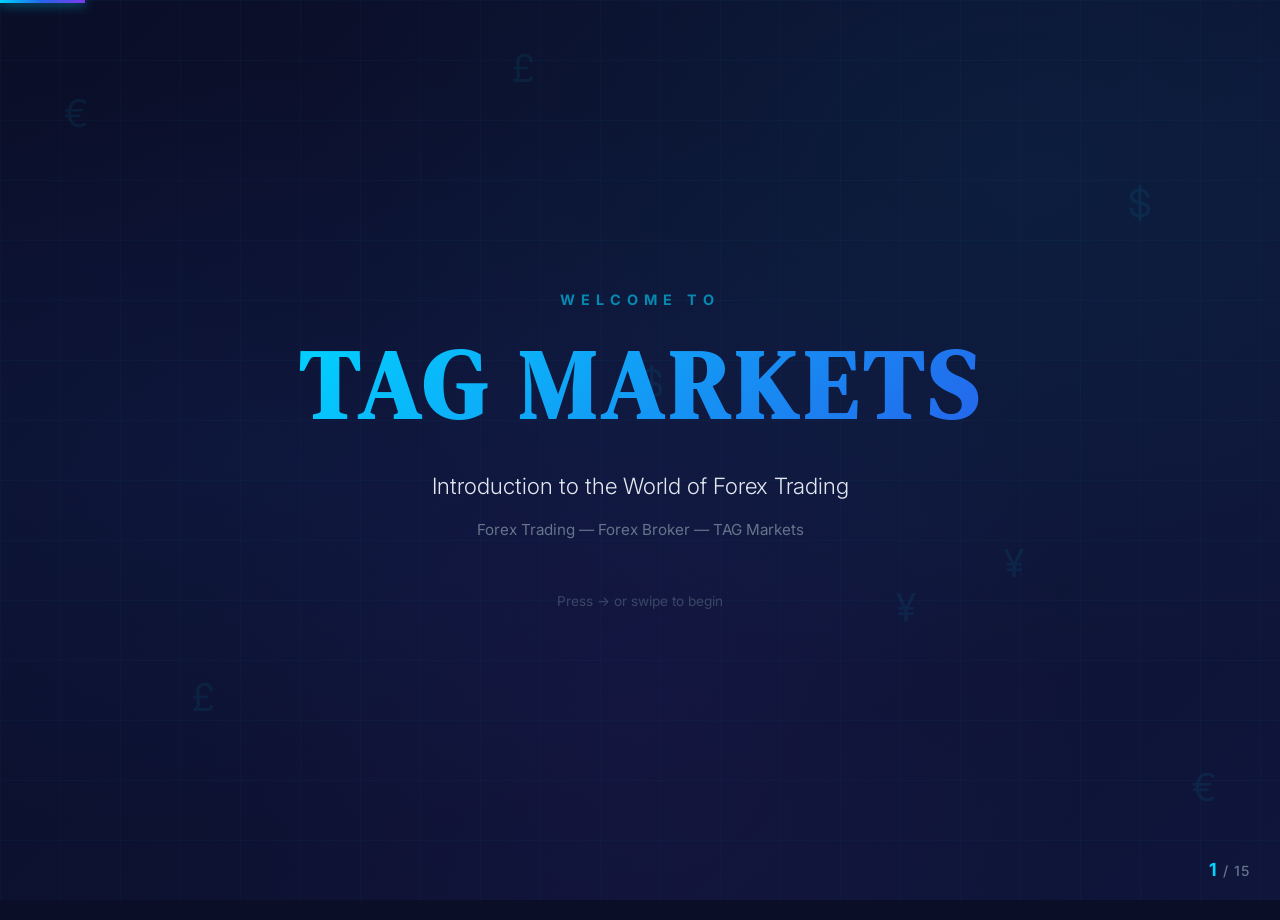
<file: tag/index.html>
<!DOCTYPE html>
<html lang="en">
<head>
<meta charset="UTF-8">
<meta name="viewport" content="width=device-width, initial-scale=1.0">
<title>TAG Markets - Introduction to Forex Trading</title>
<link rel="preconnect" href="https://fonts.googleapis.com">
<link rel="preconnect" href="https://fonts.gstatic.com" crossorigin>
<link href="https://fonts.googleapis.com/css2?family=DM+Serif+Display&family=Inter:wght@300;400;500;600;700;800;900&display=swap" rel="stylesheet">
<style>
*,*::before,*::after{margin:0;padding:0;box-sizing:border-box}
:root{
--bg:#0a0e27;--bg2:#0d1235;--bg3:#111842;
--cyan:#00d4ff;--blue:#2563eb;--purple:#7c3aed;
--green:#10b981;--red:#ef4444;--orange:#f59e0b;--yellow:#eab308;
--text:#e2e8f0;--text2:#94a3b8;--text3:#64748b;
--font-sans:'Inter',sans-serif;--font-serif:'DM Serif Display',serif;
}
html,body{width:100%;height:100%;overflow:hidden;background:var(--bg);color:var(--text);font-family:var(--font-sans)}
/* PROGRESS BAR */
#progress{position:fixed;top:0;left:0;height:3px;background:linear-gradient(90deg,var(--cyan),var(--blue),var(--purple));z-index:1000;transition:width .5s cubic-bezier(.4,0,.2,1);box-shadow:0 0 12px var(--cyan)}
/* SLIDE COUNTER */
#counter{position:fixed;bottom:20px;right:30px;font-size:14px;color:var(--text3);z-index:1000;font-weight:500;letter-spacing:1px}
#counter .current{color:var(--cyan);font-weight:700;font-size:18px}
/* SLIDES */
.slide{position:absolute;inset:0;display:flex;align-items:center;justify-content:center;padding:60px 80px;opacity:0;visibility:hidden;transition:opacity .6s ease,transform .6s ease;transform:translateY(20px);overflow-y:auto}
.slide.active{opacity:1;visibility:visible;transform:translateY(0)}
.slide-inner{width:100%;max-width:1200px;margin:0 auto}
/* BACKGROUNDS */
.slide::before{content:'';position:absolute;inset:0;background:
  radial-gradient(ellipse at 20% 50%,rgba(37,99,235,.08) 0%,transparent 60%),
  radial-gradient(ellipse at 80% 20%,rgba(0,212,255,.06) 0%,transparent 50%),
  radial-gradient(ellipse at 50% 80%,rgba(124,58,237,.05) 0%,transparent 50%);
  pointer-events:none;z-index:0}
.slide>*{position:relative;z-index:1}
/* GRID PATTERN */
.grid-bg::after{content:'';position:absolute;inset:0;background-image:
  linear-gradient(rgba(0,212,255,.03) 1px,transparent 1px),
  linear-gradient(90deg,rgba(0,212,255,.03) 1px,transparent 1px);
  background-size:60px 60px;pointer-events:none}
/* COMMON */
h1{font-family:var(--font-serif);font-size:clamp(2rem,5vw,3.5rem);color:#fff;margin-bottom:16px;line-height:1.2}
h2{font-family:var(--font-serif);font-size:clamp(1.6rem,4vw,2.6rem);color:#fff;margin-bottom:24px}
h3{font-size:1.1rem;font-weight:700;color:var(--cyan);margin-bottom:10px;text-transform:uppercase;letter-spacing:2px}
p,li{font-size:clamp(.85rem,1.5vw,1rem);line-height:1.7;color:var(--text2)}
.glow-text{background:linear-gradient(135deg,var(--cyan),var(--blue));-webkit-background-clip:text;-webkit-text-fill-color:transparent;background-clip:text}
.accent{color:var(--cyan)}
.card{background:rgba(255,255,255,.04);border:1px solid rgba(255,255,255,.08);border-radius:16px;padding:24px;backdrop-filter:blur(10px);transition:transform .3s,box-shadow .3s}
.card:hover{transform:translateY(-2px);box-shadow:0 8px 30px rgba(0,212,255,.1)}
.card-green{border-left:3px solid var(--green)}
.card-red{border-left:3px solid var(--red)}
.warning-box{background:rgba(245,158,11,.08);border:1px solid rgba(245,158,11,.3);border-radius:12px;padding:16px 20px;margin-top:24px;font-size:.9rem;color:var(--orange)}
ul{list-style:none;padding:0}
ul li{padding:6px 0;padding-left:20px;position:relative}
ul li::before{content:'';position:absolute;left:0;top:14px;width:8px;height:8px;border-radius:50%;background:var(--cyan);box-shadow:0 0 8px var(--cyan)}
.two-col{display:grid;grid-template-columns:1fr 1fr;gap:40px;align-items:start}
.three-col{display:grid;grid-template-columns:repeat(3,1fr);gap:20px}
.five-col{display:grid;grid-template-columns:repeat(5,1fr);gap:14px}
.steps{display:grid;grid-template-columns:repeat(5,1fr);gap:16px;margin-top:30px}
.step-card{text-align:center;padding:30px 16px;background:rgba(255,255,255,.04);border:1px solid rgba(255,255,255,.08);border-radius:16px;position:relative}
.step-card .num{font-size:2.5rem;font-weight:900;color:var(--cyan);opacity:.3;position:absolute;top:10px;right:16px}
.step-card .icon{font-size:2.5rem;margin-bottom:12px;display:block}
.step-card p{font-size:.9rem}
/* FLOATING CURRENCY SYMBOLS */
@keyframes float{0%,100%{transform:translateY(0) rotate(0deg)}25%{transform:translateY(-30px) rotate(5deg)}50%{transform:translateY(-10px) rotate(-3deg)}75%{transform:translateY(-25px) rotate(2deg)}}
.float-symbols{position:absolute;inset:0;overflow:hidden;pointer-events:none;z-index:0}
.float-symbols span{position:absolute;font-size:clamp(1.5rem,3vw,3rem);opacity:.07;color:var(--cyan);animation:float 8s ease-in-out infinite}
.float-symbols span:nth-child(1){top:10%;left:5%;animation-delay:0s;animation-duration:7s}
.float-symbols span:nth-child(2){top:20%;right:10%;animation-delay:1.5s;animation-duration:9s}
.float-symbols span:nth-child(3){bottom:20%;left:15%;animation-delay:3s;animation-duration:6s}
.float-symbols span:nth-child(4){top:60%;right:20%;animation-delay:2s;animation-duration:8s}
.float-symbols span:nth-child(5){bottom:10%;right:5%;animation-delay:4s;animation-duration:10s}
.float-symbols span:nth-child(6){top:40%;left:50%;animation-delay:.5s;animation-duration:7.5s}
.float-symbols span:nth-child(7){top:5%;left:40%;animation-delay:2.5s;animation-duration:8.5s}
.float-symbols span:nth-child(8){bottom:30%;left:70%;animation-delay:1s;animation-duration:6.5s}
/* ANIMATED GRADIENT BG */
@keyframes gradShift{0%{background-position:0% 50%}50%{background-position:100% 50%}100%{background-position:0% 50%}}
.grad-bg{background:linear-gradient(135deg,#0a0e27,#111842,#0d1235,#0a0e27);background-size:400% 400%;animation:gradShift 12s ease infinite}
/* GLOBE */
@keyframes spin{0%{transform:rotate(0deg)}100%{transform:rotate(360deg)}}
.globe{width:180px;height:180px;border-radius:50%;border:2px solid rgba(0,212,255,.3);position:relative;margin:0 auto;box-shadow:0 0 40px rgba(0,212,255,.15),inset 0 0 40px rgba(0,212,255,.05)}
.globe::before{content:'';position:absolute;inset:10%;border-radius:50%;border:1px solid rgba(0,212,255,.15)}
.globe::after{content:'';position:absolute;top:0;left:50%;width:1px;height:100%;background:rgba(0,212,255,.15);transform-origin:center;animation:spin 20s linear infinite}
.globe .ring{position:absolute;inset:-10px;border-radius:50%;border:1px dashed rgba(0,212,255,.12);animation:spin 30s linear infinite reverse}
/* BAR CHART */
.bar-chart{display:flex;align-items:flex-end;gap:6px;height:180px;padding-top:20px;margin-top:16px}
.bar-chart .bar-wrap{flex:1;display:flex;flex-direction:column;align-items:center;height:100%;justify-content:flex-end}
.bar-chart .bar{width:100%;border-radius:4px 4px 0 0;background:linear-gradient(180deg,var(--cyan),var(--blue));min-height:2px;transition:height 1s cubic-bezier(.4,0,.2,1);position:relative}
.bar-chart .bar-label{font-size:.6rem;color:var(--text3);margin-top:4px;white-space:nowrap;transform:rotate(-45deg);transform-origin:top left;width:50px}
.bar-chart .bar-val{font-size:.6rem;color:var(--cyan);margin-bottom:2px;font-weight:600}
.bar-chart.animate .bar{height:var(--h)!important}
/* VOLUME COMPARISON */
.vol-compare{margin-top:24px}
.vol-bar{display:flex;align-items:center;margin:8px 0;gap:12px}
.vol-bar .label{width:120px;font-size:.85rem;color:var(--text2);text-align:right}
.vol-bar .track{flex:1;height:28px;background:rgba(255,255,255,.05);border-radius:6px;overflow:hidden;position:relative}
.vol-bar .fill{height:100%;border-radius:6px;display:flex;align-items:center;padding-left:12px;font-size:.8rem;font-weight:700;color:#fff;transition:width 1.2s cubic-bezier(.4,0,.2,1);width:0}
.vol-bar .fill.fx{background:linear-gradient(90deg,var(--cyan),var(--blue))}
.vol-bar .fill.stock{background:linear-gradient(90deg,var(--purple),#9333ea)}
.vol-bar .fill.crypto{background:linear-gradient(90deg,var(--orange),var(--yellow))}
.slide.active .vol-bar .fill.fx{width:96%}
.slide.active .vol-bar .fill.stock{width:2%}
.slide.active .vol-bar .fill.crypto{width:1%}
/* CONCEPT CARDS */
.concept-cards{display:grid;grid-template-columns:repeat(4,1fr);gap:14px;margin-top:24px}
.concept-card{background:rgba(255,255,255,.04);border:1px solid rgba(255,255,255,.08);border-radius:12px;padding:16px;text-align:center}
.concept-card .icon{font-size:1.8rem;margin-bottom:8px;display:block}
.concept-card .term{font-weight:700;color:#fff;font-size:1rem;margin-bottom:4px}
.concept-card .def{font-size:.78rem;color:var(--text3)}
/* FLOW DIAGRAM */
.flow{display:flex;align-items:center;gap:12px;margin:20px 0;flex-wrap:wrap;justify-content:center}
.flow-step{background:rgba(0,212,255,.08);border:1px solid rgba(0,212,255,.2);border-radius:10px;padding:12px 18px;font-size:.9rem;color:var(--cyan);font-weight:600;white-space:nowrap}
.flow-arrow{color:var(--text3);font-size:1.2rem}
/* STAT CARDS */
.stat-card{background:rgba(255,255,255,.04);border:1px solid rgba(255,255,255,.08);border-radius:16px;padding:24px;text-align:center}
.stat-card .stat-icon{font-size:2rem;margin-bottom:8px;display:block}
.stat-card .stat-num{font-size:clamp(1.5rem,3vw,2.2rem);font-weight:900;color:#fff;margin-bottom:4px}
.stat-card .stat-label{font-size:.85rem;color:var(--text3)}
/* LINE CHART */
.line-chart{width:100%;height:120px;margin:16px 0;position:relative}
.line-chart svg{width:100%;height:100%}
/* SHIELD */
.shield{width:100px;height:120px;margin:0 auto 20px;position:relative;display:flex;align-items:center;justify-content:center}
.shield-icon{font-size:5rem;filter:drop-shadow(0 0 20px rgba(0,212,255,.3))}
/* PULSE */
@keyframes pulse{0%,100%{box-shadow:0 0 0 0 rgba(0,212,255,.3)}50%{box-shadow:0 0 0 12px rgba(0,212,255,0)}}
.pulse{animation:pulse 2s ease-in-out infinite}
/* COUNT UP */
.count-up{display:inline-block}
/* EARNING METHODS CLOUD */
.earn-cloud{display:flex;flex-wrap:wrap;justify-content:center;gap:16px;margin:30px 0}
.earn-cloud .earn-item{background:rgba(0,212,255,.06);border:1px solid rgba(0,212,255,.2);border-radius:50px;padding:14px 28px;font-weight:600;color:var(--cyan);font-size:.95rem;transition:transform .3s;cursor:default}
.earn-cloud .earn-item:hover{transform:scale(1.05)}
.earn-cloud .earn-item:nth-child(2n){background:rgba(37,99,235,.08);border-color:rgba(37,99,235,.25);color:var(--blue)}
.earn-cloud .earn-item:nth-child(3n){background:rgba(124,58,237,.08);border-color:rgba(124,58,237,.25);color:var(--purple)}
/* COMP CARD */
.comp-card{background:rgba(255,255,255,.03);border:1px solid rgba(255,255,255,.07);border-radius:14px;padding:18px 14px;font-size:.82rem}
.comp-card h4{color:var(--cyan);font-size:.9rem;margin-bottom:10px;text-transform:uppercase;letter-spacing:1px}
.comp-card .big{font-size:1.6rem;font-weight:900;color:#fff;margin:6px 0}
.comp-card li{font-size:.78rem;padding:3px 0;padding-left:16px}
.comp-card li::before{width:5px;height:5px;top:11px}
/* PAIR DISPLAY */
.pair-display{background:rgba(0,212,255,.06);border:1px solid rgba(0,212,255,.15);border-radius:16px;padding:24px 32px;display:inline-block;margin:16px 0}
.pair-display .pair{font-size:2rem;font-weight:900;color:#fff;letter-spacing:2px}
.pair-display .rate{font-size:2.5rem;font-weight:300;color:var(--cyan)}
/* RESPONSIVE */
@media(max-width:1024px){
  .slide{padding:40px 30px}
  .two-col,.concept-cards,.five-col,.steps{grid-template-columns:1fr 1fr}
  .three-col{grid-template-columns:1fr}
  .bar-chart{height:140px}
}
@media(max-width:640px){
  .slide{padding:30px 20px}
  .two-col,.concept-cards,.five-col,.steps{grid-template-columns:1fr}
  h1{font-size:1.8rem}
  h2{font-size:1.4rem}
  .bar-chart{height:120px;gap:3px}
  .bar-chart .bar-label{font-size:.5rem}
  .flow{gap:6px}
  .flow-step{padding:8px 12px;font-size:.75rem}
}
/* SCROLLBAR */
.slide::-webkit-scrollbar{width:4px}
.slide::-webkit-scrollbar-thumb{background:rgba(0,212,255,.2);border-radius:4px}
/* DISCLAIMER SPECIFIC */
.disclaimer-text p{margin-bottom:16px;font-size:.9rem;line-height:1.8}
/* CPA TABLE */
.cpa-table{width:100%;margin-top:8px}
.cpa-table tr td{padding:3px 0;font-size:.78rem;color:var(--text2)}
.cpa-table tr td:first-child{color:var(--cyan);font-weight:700}
</style>
</head>
<body>

<div id="progress"></div>
<div id="counter"><span class="current">1</span> / 15</div>

<!-- SLIDE 1 - TITLE -->
<div class="slide grad-bg grid-bg active" data-index="0">
  <div class="float-symbols">
    <span>&#8364;</span><span>&#36;</span><span>&#163;</span><span>&#165;</span>
    <span>&#8364;</span><span>&#36;</span><span>&#163;</span><span>&#165;</span>
  </div>
  <div class="slide-inner" style="text-align:center">
    <h3 style="font-size:.9rem;letter-spacing:6px;margin-bottom:20px;opacity:.6">WELCOME TO</h3>
    <h1 style="font-size:clamp(3rem,8vw,6rem);letter-spacing:6px;margin-bottom:24px">
      <span class="glow-text">TAG MARKETS</span>
    </h1>
    <p style="font-size:clamp(1rem,2vw,1.4rem);color:var(--text);font-weight:300;margin-bottom:12px">Introduction to the World of Forex Trading</p>
    <p style="font-size:.95rem;color:var(--text3);margin-top:8px">Forex Trading &mdash; Forex Broker &mdash; TAG Markets</p>
    <div style="margin-top:50px;opacity:.5;font-size:.85rem;color:var(--text3)">Press &rarr; or swipe to begin</div>
  </div>
</div>

<!-- SLIDE 2 - DISCLAIMER -->
<div class="slide grid-bg" data-index="1">
  <div class="slide-inner">
    <h3>Legal Notice</h3>
    <h2>Quick Disclaimer</h2>
    <div class="disclaimer-text" style="max-width:900px">
      <p>This presentation has been prepared for informational purposes only and does not constitute an offer or solicitation to sell any kind of investment on the platform.</p>
      <p>None of the information or analyses presented are intended to form the basis for any investment decision, and no specific recommendations are intended. Accordingly, this presentation does not constitute investment advice or counsel or solicitation for any investment.</p>
      <p>TAG Markets expressly disclaims all responsibility for any direct or consequential loss or damage of any kind whatsoever arising directly or indirectly from: (1) the use of this presentation, (2) reliance on any information contained herein, (3) any error, omission or inaccuracy in any such information or (4) any action resulting therefrom.</p>
      <p style="color:var(--orange)">Always do your own due diligence and never invest more than you can afford to lose. The forex market is volatile and can cause losses. Past performance is not indicative of future results, and there is a possibility that you may lose all or part of your invested capital.</p>
    </div>
  </div>
</div>

<!-- SLIDE 3 - WHAT IS FOREX -->
<div class="slide grid-bg" data-index="2">
  <div class="slide-inner">
    <h3>Education</h3>
    <h2>What is Forex Trading?</h2>
    <div class="two-col">
      <div>
        <ul>
          <li>World's largest financial market</li>
          <li>Buying and selling of currency pairs<br><span style="color:var(--cyan);font-weight:600">EUR/USD &bull; GBP/JPY &bull; USD/CHF</span></li>
          <li style="font-size:1.1rem;color:#fff;font-weight:600"><span class="count-up" data-target="9.6" data-prefix="$" data-suffix="T" data-decimals="1" style="font-size:1.8rem;color:var(--cyan);font-weight:900;text-shadow:0 0 20px rgba(0,212,255,.4)">$9.6T</span><br>daily trading volume</li>
          <li>Operating <strong style="color:#fff">24 hours</strong>, 5 days a week</li>
          <li>Driven by central banks, institutions, corporations &amp; retail traders</li>
        </ul>
      </div>
      <div style="display:flex;flex-direction:column;align-items:center;justify-content:center">
        <div class="globe pulse">
          <div class="ring"></div>
        </div>
        <div style="margin-top:12px;font-size:.85rem;color:var(--text3)">Global 24/5 Market</div>
      </div>
    </div>
    <div class="vol-compare" style="margin-top:30px">
      <h3 style="font-size:.85rem;margin-bottom:12px">Daily Trading Volume Comparison</h3>
      <div class="vol-bar"><span class="label">Forex</span><div class="track"><div class="fill fx">$9.6 Trillion</div></div></div>
      <div class="vol-bar"><span class="label">Stock Market</span><div class="track"><div class="fill stock">$0.2T</div></div></div>
      <div class="vol-bar"><span class="label">Crypto</span><div class="track"><div class="fill crypto">$0.1T</div></div></div>
    </div>
  </div>
</div>

<!-- SLIDE 4 - HOW FOREX WORKS -->
<div class="slide grid-bg" data-index="3">
  <div class="slide-inner">
    <h3>Education</h3>
    <h2>How Does Forex Trading Work?</h2>
    <div class="pair-display" style="display:block;text-align:center;max-width:400px;margin:0 auto 24px">
      <div class="pair">EUR / USD</div>
      <div class="rate">= 1.0850</div>
      <div style="font-size:.8rem;color:var(--text3);margin-top:4px">Base Currency / Quote Currency</div>
    </div>
    <div class="flow">
      <div class="flow-step">You think EUR will strengthen</div>
      <div class="flow-arrow">&rarr;</div>
      <div class="flow-step" style="border-color:var(--green);color:var(--green)">Buy EUR/USD</div>
      <div class="flow-arrow">&rarr;</div>
      <div class="flow-step">Price goes up</div>
      <div class="flow-arrow">&rarr;</div>
      <div class="flow-step" style="border-color:var(--green);color:var(--green);font-size:1.1rem">Profit &#10003;</div>
    </div>
    <p style="text-align:center;margin:16px 0 24px;font-size:.9rem;color:var(--text3)">"Buy EUR/USD" means you buy Euros and sell US Dollars</p>
    <div class="concept-cards">
      <div class="concept-card"><span class="icon">&#8596;</span><div class="term">Spread</div><div class="def">Difference between buy &amp; sell price</div></div>
      <div class="concept-card"><span class="icon">&#9889;</span><div class="term">Leverage</div><div class="def">Control larger positions with less capital</div></div>
      <div class="concept-card"><span class="icon">&#9679;</span><div class="term">Pip</div><div class="def">Smallest price movement (0.0001)</div></div>
      <div class="concept-card"><span class="icon">&#9634;</span><div class="term">Lot</div><div class="def">Standard unit of 100,000 base currency</div></div>
    </div>
  </div>
</div>

<!-- SLIDE 5 - FOREX BROKERS -->
<div class="slide grid-bg" data-index="4">
  <div class="slide-inner">
    <h3>Education</h3>
    <h2>Forex Brokers</h2>
    <div class="two-col" style="margin-bottom:16px">
      <div>
        <ul>
          <li>A broker is the intermediary giving retail traders access to the global currency market</li>
          <li>Brokers provide trading platforms, real-time pricing, and order execution</li>
          <li>Brokers earn through fees, spreads or commissions</li>
        </ul>
      </div>
      <div>
        <h3 style="margin-bottom:16px">A-Book vs. B-Book</h3>
        <div class="card card-green" style="margin-bottom:14px">
          <div style="font-weight:700;color:var(--green);font-size:1.1rem;margin-bottom:6px">A-Book Broker</div>
          <p style="font-size:.88rem">Acts as <strong>agent</strong>. Earns from commissions/spreads, <strong>NOT</strong> from client losses.</p>
          <p style="font-size:.8rem;color:var(--green);margin-top:4px">&#10003; Transparent execution</p>
        </div>
        <div class="card card-red">
          <div style="font-weight:700;color:var(--red);font-size:1.1rem;margin-bottom:6px">B-Book Broker</div>
          <p style="font-size:.88rem">Acts as <strong>counterparty</strong>. Takes opposite side of trades. Profits <strong>WHEN</strong> clients lose.</p>
          <p style="font-size:.8rem;color:var(--red);margin-top:4px">&#10007; Broker is the market</p>
        </div>
      </div>
    </div>
    <div class="warning-box">&#9888; Around 90% of forex brokers are not licensed or regulated, making regulation a critical factor when choosing a broker.</div>
  </div>
</div>

<!-- SLIDE 6 - TAG MARKETS -->
<div class="slide grid-bg" data-index="5">
  <div class="slide-inner">
    <h3>About Us</h3>
    <h2><span class="glow-text">TAG MARKETS</span></h2>
    <div class="two-col">
      <div>
        <ul>
          <li>Founded in <strong style="color:#fff">2023</strong> by industry veterans</li>
          <li>Offices in <strong style="color:#fff">Medellin</strong> and <strong style="color:#fff">Dubai</strong> (2 more planned)</li>
          <li>Fastest growing broker in the world <span style="color:var(--cyan);font-weight:700">(Top 15)</span></li>
          <li>Goal: <strong style="color:var(--cyan)">Q1 2026 = Top 10</strong> / <strong style="color:var(--cyan)">Q4 2026 = Top 5</strong></li>
          <li><strong style="color:var(--green)">A-Book</strong> broker</li>
          <li>Fully <strong style="color:#fff">licensed and regulated</strong></li>
          <li>Separated company and customer accounts</li>
        </ul>
      </div>
      <div class="three-col" style="grid-template-columns:1fr">
        <div class="stat-card">
          <span class="stat-icon">&#128101;</span>
          <div class="stat-num"><span class="count-up" data-target="250" data-prefix="+" data-suffix="">250</span></div>
          <div class="stat-label">Employees Globally</div>
        </div>
        <div class="stat-card">
          <span class="stat-icon">&#127758;</span>
          <div class="stat-num"><span class="count-up" data-target="600000" data-prefix="+" data-suffix="" data-comma="true">600,000</span></div>
          <div class="stat-label">Customers in 150+ Countries</div>
        </div>
        <div class="stat-card">
          <span class="stat-icon">&#128200;</span>
          <div class="stat-num"><span class="count-up" data-target="300" data-prefix="+$" data-suffix="B">300B</span></div>
          <div class="stat-label">Monthly Volume &mdash; ~15th largest globally</div>
        </div>
      </div>
    </div>
  </div>
</div>

<!-- SLIDE 7 - REGULATION -->
<div class="slide grid-bg" data-index="6">
  <div class="slide-inner" style="text-align:center">
    <h3>Compliance</h3>
    <h2>Licenses &amp; Regulation</h2>
    <div class="shield">
      <div class="shield-icon">&#128737;</div>
    </div>
    <div style="max-width:700px;margin:0 auto">
      <p style="font-size:1rem;margin-bottom:16px">TAG Markets is owned and operated by <strong style="color:#fff">T.M. Financial</strong>, incorporated in Mauritius</p>
      <div style="display:inline-flex;flex-wrap:wrap;gap:16px;justify-content:center;margin:20px 0">
        <div class="card" style="padding:16px 24px;text-align:center">
          <div style="font-size:.75rem;color:var(--text3);text-transform:uppercase;letter-spacing:1px">Company Number</div>
          <div style="font-size:1.3rem;font-weight:700;color:#fff;margin-top:4px">C185265</div>
        </div>
        <div class="card" style="padding:16px 24px;text-align:center">
          <div style="font-size:.75rem;color:var(--text3);text-transform:uppercase;letter-spacing:1px">Licence Number</div>
          <div style="font-size:1.3rem;font-weight:700;color:#fff;margin-top:4px">GB21026474</div>
        </div>
      </div>
      <p style="font-size:.95rem;margin:16px 0">Regulated by the <strong style="color:#fff">Financial Services Commission of Mauritius</strong></p>
      <p style="font-size:.95rem">Investment Dealer (Full Service)</p>
      <div style="margin-top:30px;display:inline-block;background:rgba(16,185,129,.1);border:1px solid rgba(16,185,129,.3);border-radius:50px;padding:12px 32px;font-weight:700;color:var(--green);font-size:1.1rem">
        &#10003; Fully Licensed &amp; Regulated
      </div>
    </div>
  </div>
</div>

<!-- SLIDE 8 - COPY X -->
<div class="slide grid-bg" data-index="7">
  <div class="slide-inner">
    <h3>Platform</h3>
    <h2>Copy X Platform</h2>
    <div class="two-col">
      <div>
        <ul>
          <li>Choose your favourite trader(s) and connect</li>
          <li>Get started for as little as <strong style="color:var(--cyan);font-size:1.2rem">$10</strong></li>
          <li><strong style="color:#fff">Amplified Accounts:</strong>
            <ul style="margin-top:8px;margin-left:10px">
              <li style="font-size:.9rem"><strong style="color:var(--cyan)">12x:</strong> Trade and profit with factor of 12x, <span style="color:var(--green)">free to activate</span></li>
              <li style="font-size:.9rem"><strong style="color:var(--cyan)">24x:</strong> Trade and profit with factor of 24x, add community tokens</li>
            </ul>
          </li>
          <li>TAG Markets cooperates with <strong style="color:#fff">75 liquidity providers</strong></li>
        </ul>
      </div>
      <div>
        <div class="card" style="margin-bottom:14px;border-left:3px solid var(--cyan)">
          <div style="font-size:1.5rem;margin-bottom:6px">&#129309;</div>
          <div style="font-weight:700;color:#fff;font-size:1.05rem;margin-bottom:4px">Social Trading</div>
          <p style="font-size:.88rem">Connect to experienced traders on autopilot</p>
        </div>
        <div class="card" style="margin-bottom:14px;border-left:3px solid var(--blue)">
          <div style="font-size:1.5rem;margin-bottom:6px">&#9889;</div>
          <div style="font-weight:700;color:#fff;font-size:1.05rem;margin-bottom:4px">Amplified Accounts 12x &amp; 24x</div>
          <p style="font-size:.88rem">Trade with more liquidity</p>
        </div>
        <div class="card" style="border-left:3px solid var(--green)">
          <div style="font-size:1.5rem;margin-bottom:6px">&#127873;</div>
          <div style="font-weight:700;color:#fff;font-size:1.05rem;margin-bottom:4px">FREE to Use</div>
          <p style="font-size:.88rem">No hidden costs</p>
        </div>
      </div>
    </div>
  </div>
</div>

<!-- SLIDE 9 - SONIC AI -->
<div class="slide grid-bg" data-index="8">
  <div class="slide-inner">
    <h3>Trading Bot</h3>
    <h2>SONIC AI</h2>
    <div class="two-col" style="grid-template-columns:1fr 1.5fr;gap:30px">
      <div>
        <ul>
          <li>Trading team of <strong style="color:#fff">3 experienced traders</strong> (10+ years)</li>
          <li><strong style="color:#fff">15 months</strong> on TAG Markets</li>
          <li>Approx. <span style="color:var(--cyan);font-size:1.3rem;font-weight:700">~1.25%</span> monthly profits</li>
        </ul>
        <div style="margin-top:24px">
          <h3 style="font-size:.85rem">Amplified Accounts</h3>
          <div class="card" style="margin-top:10px;padding:14px 18px">
            <div style="display:flex;justify-content:space-between;margin-bottom:8px">
              <span style="color:var(--text2);font-size:.88rem">12x account:</span>
              <span style="color:var(--cyan);font-weight:700">~15% monthly</span>
            </div>
            <div style="display:flex;justify-content:space-between;margin-bottom:12px">
              <span style="color:var(--text2);font-size:.88rem">24x account:</span>
              <span style="color:var(--cyan);font-weight:700">~30% monthly</span>
            </div>
            <div style="font-size:.78rem;color:var(--text3);border-top:1px solid rgba(255,255,255,.06);padding-top:8px">
              <strong style="color:var(--text2)">70%</strong> profits yours &bull;
              <strong style="color:var(--text2)">5%</strong> to traders &bull;
              <strong style="color:var(--text2)">25%</strong> community referral
            </div>
          </div>
        </div>
      </div>
      <div>
        <h3 style="font-size:.8rem;margin-bottom:4px">Monthly Performance (%)</h3>
        <div class="bar-chart" id="sonicChart">
          <div class="bar-wrap"><div class="bar-val">1.12</div><div class="bar" style="--h:62%" data-h="62%"></div><div class="bar-label">Nov 24</div></div>
          <div class="bar-wrap"><div class="bar-val">1.17</div><div class="bar" style="--h:65%" data-h="65%"></div><div class="bar-label">Dec 24</div></div>
          <div class="bar-wrap"><div class="bar-val">1.23</div><div class="bar" style="--h:68%" data-h="68%"></div><div class="bar-label">Jan 25</div></div>
          <div class="bar-wrap"><div class="bar-val">1.24</div><div class="bar" style="--h:69%" data-h="69%"></div><div class="bar-label">Feb 25</div></div>
          <div class="bar-wrap"><div class="bar-val">1.06</div><div class="bar" style="--h:59%" data-h="59%"></div><div class="bar-label">Mar 25</div></div>
          <div class="bar-wrap"><div class="bar-val">1.26</div><div class="bar" style="--h:70%" data-h="70%"></div><div class="bar-label">Apr 25</div></div>
          <div class="bar-wrap"><div class="bar-val">1.78</div><div class="bar" style="--h:99%" data-h="99%"></div><div class="bar-label">May 25</div></div>
          <div class="bar-wrap"><div class="bar-val">1.18</div><div class="bar" style="--h:66%" data-h="66%"></div><div class="bar-label">Jun 25</div></div>
          <div class="bar-wrap"><div class="bar-val">1.44</div><div class="bar" style="--h:80%" data-h="80%"></div><div class="bar-label">Jul 25</div></div>
          <div class="bar-wrap"><div class="bar-val">1.61</div><div class="bar" style="--h:90%" data-h="90%"></div><div class="bar-label">Aug 25</div></div>
          <div class="bar-wrap"><div class="bar-val">1.63</div><div class="bar" style="--h:91%" data-h="91%"></div><div class="bar-label">Sep 25</div></div>
          <div class="bar-wrap"><div class="bar-val">1.16</div><div class="bar" style="--h:64%" data-h="64%"></div><div class="bar-label">Oct 25</div></div>
          <div class="bar-wrap"><div class="bar-val">0.91</div><div class="bar" style="--h:51%" data-h="51%"></div><div class="bar-label">Nov 25</div></div>
          <div class="bar-wrap"><div class="bar-val">1.16</div><div class="bar" style="--h:64%" data-h="64%"></div><div class="bar-label">Dec 25</div></div>
          <div class="bar-wrap"><div class="bar-val">0.57</div><div class="bar" style="--h:32%" data-h="32%"></div><div class="bar-label">Jan 26</div></div>
        </div>
      </div>
    </div>
  </div>
</div>

<!-- SLIDE 10 - SONIC AI STATS -->
<div class="slide grid-bg" data-index="9">
  <div class="slide-inner">
    <h3>Performance Dashboard</h3>
    <h2>SONIC AI &mdash; Verified Performance</h2>
    <p style="font-size:.8rem;color:var(--text3);margin-bottom:16px">MyFXbook Verified &bull; Account #50498232 &bull; Real USD &bull; Tag Markets &bull; Period: Nov 2024 - Mar 2026</p>
    <div style="display:grid;grid-template-columns:repeat(4,1fr);gap:16px;margin-bottom:24px">
      <div class="stat-card pulse"><div style="font-size:.75rem;color:var(--text3);text-transform:uppercase;letter-spacing:1px;margin-bottom:6px">Total Profit</div><div class="stat-num" style="color:var(--green)"><span class="count-up" data-target="24736" data-prefix="$" data-suffix="" data-comma="true">$24,736</span></div></div>
      <div class="stat-card"><div style="font-size:.75rem;color:var(--text3);text-transform:uppercase;letter-spacing:1px;margin-bottom:6px">Win Rate</div><div class="stat-num" style="color:var(--cyan)"><span class="count-up" data-target="80" data-suffix="%" data-decimals="0">80%</span></div><div style="font-size:.7rem;color:var(--text3)">293 won / 72 lost</div></div>
      <div class="stat-card"><div style="font-size:.75rem;color:var(--text3);text-transform:uppercase;letter-spacing:1px;margin-bottom:6px">Total Trades</div><div class="stat-num"><span class="count-up" data-target="365" data-suffix="">365</span></div></div>
      <div class="stat-card"><div style="font-size:.75rem;color:var(--text3);text-transform:uppercase;letter-spacing:1px;margin-bottom:6px">Total Pips</div><div class="stat-num"><span class="count-up" data-target="130631" data-comma="true">130,631</span></div></div>
    </div>
    <div style="display:grid;grid-template-columns:repeat(4,1fr);gap:16px;margin-bottom:24px">
      <div class="stat-card"><div style="font-size:.75rem;color:var(--text3);text-transform:uppercase;letter-spacing:1px;margin-bottom:6px">Balance</div><div class="stat-num" style="color:var(--green)"><span class="count-up" data-target="129360" data-prefix="$" data-comma="true">$129,360</span></div></div>
      <div class="stat-card"><div style="font-size:.75rem;color:var(--text3);text-transform:uppercase;letter-spacing:1px;margin-bottom:6px">Max Drawdown</div><div class="stat-num"><span class="count-up" data-target="0.26" data-suffix="%" data-decimals="2">0.26%</span></div></div>
      <div class="stat-card"><div style="font-size:.75rem;color:var(--text3);text-transform:uppercase;letter-spacing:1px;margin-bottom:6px">Performance Fee</div><div class="stat-num">30%</div></div>
      <div class="stat-card"><div style="font-size:.75rem;color:var(--text3);text-transform:uppercase;letter-spacing:1px;margin-bottom:6px">Min Investment</div><div class="stat-num" style="color:var(--green)">$10.00</div></div>
    </div>
    <div class="line-chart">
      <svg viewBox="0 0 800 120" preserveAspectRatio="none">
        <defs>
          <linearGradient id="lineGrad" x1="0" y1="0" x2="0" y2="1">
            <stop offset="0%" stop-color="rgba(0,212,255,.3)"/>
            <stop offset="100%" stop-color="rgba(0,212,255,0)"/>
          </linearGradient>
        </defs>
        <path d="M0,110 Q50,108 100,100 T200,85 T300,70 T400,55 T500,45 T600,30 T700,20 T800,10" fill="none" stroke="var(--cyan)" stroke-width="2.5"/>
        <path d="M0,110 Q50,108 100,100 T200,85 T300,70 T400,55 T500,45 T600,30 T700,20 T800,10 L800,120 L0,120 Z" fill="url(#lineGrad)"/>
      </svg>
      <div style="display:flex;justify-content:space-between;font-size:.7rem;color:var(--text3);margin-top:4px">
        <span>Start</span><span>Growth Trajectory</span><span>Current</span>
      </div>
    </div>
  </div>
</div>

<!-- SLIDE 11 - INFLUENCER PROGRAM -->
<div class="slide grid-bg" data-index="10">
  <div class="slide-inner" style="text-align:center">
    <h3>Earning</h3>
    <h2>Social Trading Options</h2>
    <div class="earn-cloud">
      <div class="earn-item">&#128176; Profit Sharing</div>
      <div class="earn-item">&#128178; Trading LOT Commissions</div>
      <div class="earn-item">&#127942; Leader Pools (1 &amp; 2)</div>
      <div class="earn-item">&#128181; CPA Earnings</div>
      <div class="earn-item">&#127873; Incentives</div>
    </div>
    <div style="margin-top:24px">
      <div class="card" style="display:inline-block;padding:14px 28px">
        <span style="color:var(--cyan);font-weight:600">&#9889; Powered by AI-Technology</span>
      </div>
    </div>
    <p style="margin-top:30px;font-size:.8rem;color:var(--text3);font-style:italic">Subject to local restrictions. Only available to professional Influencers.</p>
  </div>
</div>

<!-- SLIDE 12 - COMPENSATION -->
<div class="slide grid-bg" data-index="11">
  <div class="slide-inner">
    <h3>Compensation</h3>
    <h2>SONIC AI &mdash; Influencer Program</h2>
    <div class="five-col">
      <div class="comp-card">
        <h4>Profit Sharing</h4>
        <p>You keep <span class="big" style="color:var(--green)">70%</span></p>
        <p style="font-size:.8rem;color:var(--text3)">of trading profit</p>
        <ul style="margin-top:10px">
          <li>5% goes to developers</li>
          <li>25% shared 10 levels deep</li>
        </ul>
        <p style="font-size:.7rem;color:var(--text3);margin-top:8px">*Per trade</p>
      </div>
      <div class="comp-card">
        <h4>$ Per Lot</h4>
        <p>Earn up to <span class="big" style="color:var(--cyan)">$8.50</span></p>
        <p style="font-size:.78rem;color:var(--text3);margin-bottom:6px">10 Levels</p>
        <ul>
          <li>L1: $2.00</li>
          <li>L2: $1.50</li>
          <li>L3: $1.00</li>
          <li>L4: $1.00</li>
          <li>L5-10: $0.50 ea</li>
        </ul>
        <p style="font-size:.7rem;color:var(--text3);margin-top:8px">*Per LOT</p>
      </div>
      <div class="comp-card">
        <h4>Leader Pool</h4>
        <p style="margin-top:12px"><span style="font-size:1rem;font-weight:700;color:#fff">Ambassador</span></p>
        <p class="big" style="color:var(--purple)">$2.00</p>
        <p style="font-size:.82rem;color:var(--text3)">per lot</p>
        <p style="font-size:.78rem;color:var(--text3);margin-top:10px">Leader Pools 1 &amp; 2</p>
      </div>
      <div class="comp-card">
        <h4>CPA Earnings</h4>
        <p style="font-size:.78rem;color:var(--text3);margin-bottom:8px">Cost Per Acquisition<br>from deposits/month:</p>
        <ul>
          <li>1% &rarr; $10,000*</li>
          <li>2% &rarr; $50,000**</li>
          <li>3.5% &rarr; $200,000**</li>
          <li>5% &rarr; $1,000,000**</li>
        </ul>
        <p style="font-size:.65rem;color:var(--text3);margin-top:8px">*Directs/Level 1<br>**50% rule applies</p>
      </div>
      <div class="comp-card">
        <h4>Incentives</h4>
        <p style="font-size:.85rem;color:var(--text2);margin-top:10px">Of your network, from deposits per month</p>
        <div style="font-size:2rem;margin:16px 0">&#127873;</div>
        <p style="font-size:.82rem;color:var(--text3)">Bonus rewards for top performers</p>
      </div>
    </div>
  </div>
</div>

<!-- SLIDE 13 - GET STARTED -->
<div class="slide grid-bg" data-index="12">
  <div class="slide-inner" style="text-align:center">
    <h3>Onboarding</h3>
    <h2>How to Get Started</h2>
    <div class="steps">
      <div class="step-card">
        <div class="num">1</div>
        <span class="icon">&#128221;</span>
        <div style="font-weight:700;color:#fff;margin-bottom:6px">Register</div>
        <p>Register on TAG Markets</p>
      </div>
      <div class="step-card">
        <div class="num">2</div>
        <span class="icon">&#128188;</span>
        <div style="font-weight:700;color:#fff;margin-bottom:6px">Create Account</div>
        <p>Create a trading account</p>
      </div>
      <div class="step-card">
        <div class="num">3</div>
        <span class="icon">&#128176;</span>
        <div style="font-weight:700;color:#fff;margin-bottom:6px">Deposit</div>
        <p>Make a deposit (min $10)</p>
      </div>
      <div class="step-card">
        <div class="num">4</div>
        <span class="icon">&#128279;</span>
        <div style="font-weight:700;color:#fff;margin-bottom:6px">Connect</div>
        <p>Connect to SONIC AI via Copy X</p>
      </div>
      <div class="step-card">
        <div class="num">5</div>
        <span class="icon">&#128640;</span>
        <div style="font-weight:700;color:#fff;margin-bottom:6px">Start Earning</div>
        <p>Start earning on autopilot</p>
      </div>
    </div>
  </div>
</div>

<!-- SLIDE 14 - RISK DISCLAIMER -->
<div class="slide grid-bg" data-index="13">
  <div class="slide-inner" style="text-align:center">
    <h3>Important</h3>
    <h2>Risk Disclaimer</h2>
    <div class="card" style="max-width:800px;margin:0 auto;text-align:left;border-left:3px solid var(--orange)">
      <p style="font-size:.95rem;line-height:2;color:var(--text2)">
        Trading in Forex involves significant risk and may not be suitable for all investors. Past performance does not guarantee future results. Before trading, carefully consider your investment objectives, experience, financial situation, and risk tolerance. There is a possibility of losing part or all of your initial investment. Do not trade with funds you cannot afford to lose. Make sure you understand all risks involved in Forex trading and consult an independent financial advisor if needed.
      </p>
    </div>
    <div style="margin-top:40px;font-size:3rem;opacity:.15">&#9888;</div>
  </div>
</div>

<!-- SLIDE 15 - CLOSING -->
<div class="slide grad-bg grid-bg" data-index="14">
  <div class="float-symbols">
    <span>&#8364;</span><span>&#36;</span><span>&#163;</span><span>&#165;</span>
    <span>&#8364;</span><span>&#36;</span><span>&#163;</span><span>&#165;</span>
  </div>
  <div class="slide-inner" style="text-align:center">
    <h3 style="font-size:.9rem;letter-spacing:6px;margin-bottom:20px;opacity:.6">THANK YOU</h3>
    <h1 style="font-size:clamp(3rem,8vw,6rem);letter-spacing:6px;margin-bottom:24px">
      <span class="glow-text">TAG MARKETS</span>
    </h1>
    <p style="font-size:clamp(1rem,2vw,1.4rem);color:var(--text);font-weight:300;margin-bottom:12px">The Future of FX Brokers and Innovations</p>
    <p style="font-size:.95rem;color:var(--text3)">Navigating Change in the Global Currency Trading Landscape</p>
  </div>
</div>

<script>
(function(){
  const slides = document.querySelectorAll('.slide');
  const total = slides.length;
  const progress = document.getElementById('progress');
  const counterCurrent = document.querySelector('#counter .current');
  let current = 0;
  let touchStartX = 0;
  let touchEndX = 0;

  function goto(n){
    if(n < 0 || n >= total) return;
    slides[current].classList.remove('active');
    current = n;
    slides[current].classList.add('active');
    progress.style.width = ((current + 1) / total * 100) + '%';
    counterCurrent.textContent = current + 1;
    animateSlide(current);
  }

  function next(){ goto(current + 1) }
  function prev(){ goto(current - 1) }

  // Keyboard
  document.addEventListener('keydown', function(e){
    if(e.key === 'ArrowRight' || e.key === ' ' || e.key === 'Enter') { e.preventDefault(); next(); }
    else if(e.key === 'ArrowLeft' || e.key === 'Backspace') { e.preventDefault(); prev(); }
    else if(e.key === 'ArrowDown') { e.preventDefault(); next(); }
    else if(e.key === 'ArrowUp') { e.preventDefault(); prev(); }
  });

  // Click navigation
  document.addEventListener('click', function(e){
    if(e.target.closest('a, button, input, select, textarea')) return;
    const x = e.clientX / window.innerWidth;
    if(x > 0.5) next(); else prev();
  });

  // Touch swipe
  document.addEventListener('touchstart', function(e){ touchStartX = e.changedTouches[0].screenX; }, {passive:true});
  document.addEventListener('touchend', function(e){
    touchEndX = e.changedTouches[0].screenX;
    const diff = touchStartX - touchEndX;
    if(Math.abs(diff) > 50){
      if(diff > 0) next(); else prev();
    }
  }, {passive:true});

  // Animate bar chart
  function animateSlide(idx){
    const slide = slides[idx];
    // Bar chart animation
    const chart = slide.querySelector('.bar-chart');
    if(chart){
      setTimeout(function(){
        chart.querySelectorAll('.bar').forEach(function(bar){
          bar.style.height = bar.getAttribute('data-h') || bar.style.getPropertyValue('--h');
        });
      }, 200);
    }
    // Count-up animation
    slide.querySelectorAll('.count-up').forEach(function(el){
      if(el.dataset.animated) return;
      el.dataset.animated = '1';
      const target = parseFloat(el.dataset.target);
      const prefix = el.dataset.prefix || '';
      const suffix = el.dataset.suffix || '';
      const decimals = parseInt(el.dataset.decimals) || 0;
      const useComma = el.dataset.comma === 'true';
      const duration = 1500;
      const start = performance.now();
      function step(now){
        const elapsed = now - start;
        const t = Math.min(elapsed / duration, 1);
        const eased = 1 - Math.pow(1 - t, 3);
        let val = (target * eased);
        if(decimals > 0){
          val = val.toFixed(decimals);
        } else {
          val = Math.floor(val);
        }
        if(useComma){
          val = Number(val).toLocaleString();
        }
        el.textContent = prefix + val + suffix;
        if(t < 1) requestAnimationFrame(step);
      }
      requestAnimationFrame(step);
    });
  }

  // Initialize: set all bar heights to 0 initially except active
  document.querySelectorAll('.bar-chart .bar').forEach(function(bar){
    bar.style.height = '2px';
  });

  // Init first slide
  progress.style.width = (1 / total * 100) + '%';
  animateSlide(0);
})();
</script>
</body>
</html>
</file>
<file: hh/styles.css>
/* ===== RESET & BASE ===== */
*, *::before, *::after {
    margin: 0;
    padding: 0;
    box-sizing: border-box;
}

:root {
    --pink: #f7a8c4;
    --pink-light: #fce4ec;
    --pink-dark: #e91e8c;
    --blue: #7ecef4;
    --blue-light: #e3f5fc;
    --blue-dark: #1e88e5;
    --purple: #c9a8f7;
    --purple-light: #f3e8ff;
    --mint: #a8f0d4;
    --yellow: #ffe082;
    --gradient-hero: linear-gradient(135deg, #fce4ec 0%, #e3f5fc 50%, #f3e8ff 100%);
    --gradient-cta: linear-gradient(135deg, #f7a8c4 0%, #7ecef4 100%);
    --gradient-card: linear-gradient(135deg, #ffffff 0%, #fce4ec 100%);
    --text: #2d2d3f;
    --text-light: #6b6b80;
    --white: #ffffff;
    --shadow: 0 4px 20px rgba(0,0,0,0.08);
    --shadow-lg: 0 8px 40px rgba(0,0,0,0.12);
    --shadow-hover: 0 12px 48px rgba(0,0,0,0.16);
    --radius: 16px;
    --radius-lg: 24px;
    --radius-full: 999px;
    --transition: all 0.3s cubic-bezier(0.4, 0, 0.2, 1);
}

html {
    scroll-behavior: smooth;
    font-size: 16px;
}

body {
    font-family: 'Quicksand', sans-serif;
    color: var(--text);
    background: var(--white);
    line-height: 1.6;
    overflow-x: hidden;
}

h1, h2, h3, h4, h5 {
    font-family: 'Nunito', sans-serif;
    font-weight: 800;
    line-height: 1.2;
}

img {
    max-width: 100%;
    height: auto;
    display: block;
}

img[class^="ti"] {
    display: inline-block;
}

a {
    text-decoration: none;
    color: inherit;
}

.container {
    max-width: 1200px;
    margin: 0 auto;
    padding: 0 24px;
}

/* ===== THEMED ICON SIZES ===== */
.ti, .ti-xs, .ti-sm, .ti-md, .ti-lg, .ti-inline, .ti-star, .ti-btn {
    object-fit: contain;
    flex-shrink: 0;
    display: inline-block;
    border-radius: 50%;
}

.ti { width: 36px; height: 36px; }
.ti-xs { width: 22px; height: 22px; vertical-align: middle; }
.ti-sm { width: 42px; height: 42px; }
.ti-md { width: 52px; height: 52px; }
.ti-lg { width: 80px; height: 80px; }
.ti-inline { width: 30px; height: 30px; vertical-align: middle; margin-right: 6px; }
.ti-star { width: 30px; height: 30px; }
.ti-btn { width: 28px; height: 28px; border-radius: 50%; }

.floating-phone-icon {
    width: 36px;
    height: 36px;
    object-fit: contain;
    border-radius: 50%;
}

/* ===== SPLASH OVERLAY ===== */
.splash-overlay {
    position: fixed;
    inset: 0;
    z-index: 100000;
    display: flex;
    align-items: center;
    justify-content: center;
    background: linear-gradient(135deg, #f3e8ff 0%, #e3f5fc 100%);
    transition: opacity 0.6s ease, visibility 0.6s ease;
}

.splash-overlay.hidden {
    opacity: 0;
    visibility: hidden;
    pointer-events: none;
}

.splash-bg {
    position: absolute;
    inset: 0;
    width: 100%;
    height: 100%;
    object-fit: cover;
    opacity: 0.15;
    z-index: 0;
}

.splash-content {
    position: relative;
    z-index: 1;
    text-align: center;
    padding: 40px;
}

.splash-logo {
    width: 100px;
    height: 100px;
    border-radius: 50%;
    object-fit: cover;
    margin: 0 auto 20px;
    box-shadow: 0 8px 30px rgba(0,0,0,0.15);
    animation: mascotBounce 2s ease-in-out infinite;
}

.splash-content h2 {
    font-size: 2.5rem;
    margin-bottom: 8px;
    color: var(--text);
}

.splash-content > p {
    font-size: 1.2rem;
    color: var(--text-light);
    margin-bottom: 40px;
}

.splash-choices {
    display: flex;
    gap: 32px;
    justify-content: center;
    margin-bottom: 24px;
}

.splash-btn {
    background: var(--white);
    border: 3px solid transparent;
    border-radius: var(--radius-lg);
    padding: 32px 40px;
    cursor: pointer;
    transition: var(--transition);
    text-align: center;
    min-width: 200px;
    box-shadow: var(--shadow-lg);
}

.splash-girl { border-color: var(--pink); }
.splash-boy { border-color: #4a90d9; }

.splash-btn:hover {
    transform: translateY(-8px) scale(1.03);
    box-shadow: 0 16px 48px rgba(0,0,0,0.2);
}

.splash-girl:hover { background: var(--pink-light); }
.splash-boy:hover { background: #e3f0ff; }

.splash-btn-img {
    width: 100px;
    height: 100px;
    border-radius: 50%;
    object-fit: cover;
    margin: 0 auto 16px;
    display: block;
}

.splash-btn-label {
    display: block;
    font-family: 'Nunito', sans-serif;
    font-size: 1.5rem;
    font-weight: 900;
    margin-bottom: 4px;
}

.splash-girl .splash-btn-label { color: var(--pink-dark); }
.splash-boy .splash-btn-label { color: #2563eb; }

.splash-btn-sub {
    font-size: 0.85rem;
    color: var(--text-light);
}

.splash-skip {
    background: none;
    border: none;
    color: var(--text-light);
    font-size: 0.9rem;
    cursor: pointer;
    font-family: 'Quicksand', sans-serif;
    transition: var(--transition);
    text-decoration: underline;
}

.splash-skip:hover { color: var(--text); }

@media (max-width: 600px) {
    .splash-choices { flex-direction: column; align-items: center; gap: 16px; }
    .splash-btn { min-width: 180px; padding: 24px 32px; }
    .splash-content h2 { font-size: 1.8rem; }
}

/* ===== THEME TOGGLE ===== */
.theme-toggle {
    position: fixed;
    top: 80px;
    right: 16px;
    z-index: 998;
    display: flex;
    flex-direction: column;
    gap: 6px;
    background: rgba(255,255,255,0.9);
    backdrop-filter: blur(10px);
    padding: 6px;
    border-radius: var(--radius-full);
    box-shadow: var(--shadow);
}

.theme-btn {
    width: 36px;
    height: 36px;
    border-radius: 50%;
    border: 2px solid transparent;
    cursor: pointer;
    padding: 2px;
    background: var(--white);
    transition: var(--transition);
    overflow: hidden;
}

.theme-btn.active { border-color: var(--pink-dark); box-shadow: 0 0 8px rgba(247,168,196,0.5); }
.theme-btn-boy.active { border-color: #2563eb; box-shadow: 0 0 8px rgba(37,99,235,0.5); }

.theme-btn:hover { transform: scale(1.15); }

.theme-btn-icon {
    width: 100%;
    height: 100%;
    border-radius: 50%;
    object-fit: cover;
}

/* ===== BOY THEME OVERRIDES ===== */
[data-theme="boy"] {
    --pink: #4a90d9;
    --pink-light: #e3f0ff;
    --pink-dark: #1d4ed8;
    --blue: #34d399;
    --blue-light: #d1fae5;
    --blue-dark: #059669;
    --purple: #f59e0b;
    --purple-light: #fef3c7;
    --mint: #34d399;
    --gradient-hero: linear-gradient(135deg, #e3f0ff 0%, #d1fae5 50%, #fef3c7 100%);
    --gradient-cta: linear-gradient(135deg, #4a90d9 0%, #34d399 100%);
    --gradient-card: linear-gradient(135deg, #ffffff 0%, #e3f0ff 100%);
}

/* Boy theme keeps the same real photos - only colors/icons change */

[data-theme="boy"] .hero-mascot,
[data-theme="boy"] .logo-img,
[data-theme="boy"] .footer-logo {
    content: url('images/boys/logo-boy.png');
}

[data-theme="boy"] .nav-brand-text {
    background: linear-gradient(135deg, #1d4ed8, #059669);
    -webkit-background-clip: text;
    background-clip: text;
}

[data-theme="boy"] .included-section {
    background: url('images/boys/bg-pattern-boy.png') center/cover no-repeat;
}

[data-theme="boy"] .about-img {
    content: url('images/boys/party-scene-boy.jpg');
}

[data-theme="boy"] .section-tag {
    background: var(--pink-light);
    color: var(--pink-dark);
}

[data-theme="boy"] .nav-cta {
    background: var(--gradient-cta) !important;
}

[data-theme="boy"] .price-card-featured {
    background: var(--gradient-hero);
    border-color: var(--pink);
}

[data-theme="boy"] .price-badge {
    background: var(--gradient-cta);
}

[data-theme="boy"] .social-btn {
    background: var(--pink-light);
    color: var(--pink-dark);
}

[data-theme="boy"] .social-btn:hover {
    background: var(--pink);
    color: var(--white);
}

/* hero title always white on dark overlay */

[data-theme="boy"] .addon-card-highlight::before {
    background: var(--gradient-cta);
}

[data-theme="boy"] .blog-card-tag {
    background: var(--pink-light);
    color: var(--pink-dark);
}

[data-theme="boy"] .instagram-handle {
    color: var(--pink-dark);
}

[data-theme="boy"] .blog-card-img[src="images/party-scene.jpg"] {
    content: url('images/boys/party-scene-boy.jpg');
}

[data-theme="boy"] .cta-section::before {
    background: url('images/boys/bg-pattern-boy.png') center/cover no-repeat;
}

[data-theme="boy"] .floating-phone {
    background: var(--gradient-cta);
}

/* boy theme uses same dark overlay on hero - no override needed */

[data-theme="boy"] .comp-us {
    color: #059669;
}

[data-theme="boy"] .comp-header .comp-us {
    color: #34d399;
}

/* ===== BOY THEME ICON SWAPS ===== */
[data-theme="boy"] img[src="images/icons/icon-star.png"] { content: url('images/boys/icons/icon-star.png'); }
[data-theme="boy"] img[src="images/icons/icon-family.png"] { content: url('images/boys/icons/icon-family.png'); }
[data-theme="boy"] img[src="images/icons/icon-house.png"] { content: url('images/boys/icons/icon-house.png'); }
[data-theme="boy"] img[src="images/icons/icon-lock.png"] { content: url('images/boys/icons/icon-lock.png'); }
[data-theme="boy"] img[src="images/icons/icon-confetti.png"] { content: url('images/boys/icons/icon-confetti.png'); }
[data-theme="boy"] img[src="images/icons/icon-sunset.png"] { content: url('images/boys/icons/icon-sunset.png'); }
[data-theme="boy"] img[src="images/icons/icon-baby.png"] { content: url('images/boys/icons/icon-baby.png'); }
[data-theme="boy"] img[src="images/icons/icon-checkmark.png"] { content: url('images/boys/icons/icon-checkmark.png'); }
[data-theme="boy"] img[src="images/icons/icon-coffee.png"] { content: url('images/boys/icons/icon-coffee.png'); }
[data-theme="boy"] img[src="images/icons/icon-parking.png"] { content: url('images/boys/icons/icon-parking.png'); }
[data-theme="boy"] img[src="images/icons/icon-ventilation.png"] { content: url('images/boys/icons/icon-ventilation.png'); }
[data-theme="boy"] img[src="images/icons/icon-kitchen.png"] { content: url('images/boys/icons/icon-kitchen.png'); }
[data-theme="boy"] img[src="images/icons/icon-babycrib.png"] { content: url('images/boys/icons/icon-babycrib.png'); }
[data-theme="boy"] img[src="images/icons/icon-toilet.png"] { content: url('images/boys/icons/icon-toilet.png'); }
[data-theme="boy"] img[src="images/icons/icon-stairs.png"] { content: url('images/boys/icons/icon-stairs.png'); }
[data-theme="boy"] img[src="images/icons/icon-tv.png"] { content: url('images/boys/icons/icon-tv.png'); }
[data-theme="boy"] img[src="images/icons/icon-climbing.png"] { content: url('images/boys/icons/icon-climbing.png'); }
[data-theme="boy"] img[src="images/icons/icon-costume.png"] { content: url('images/boys/icons/icon-costume.png'); }
[data-theme="boy"] img[src="images/icons/icon-discoball.png"] { content: url('images/boys/icons/icon-discoball.png'); }
[data-theme="boy"] img[src="images/icons/icon-balloon.png"] { content: url('images/boys/icons/icon-balloon.png'); }
[data-theme="boy"] img[src="images/icons/icon-creditcard.png"] { content: url('images/boys/icons/icon-creditcard.png'); }
[data-theme="boy"] img[src="images/icons/icon-socks.png"] { content: url('images/boys/icons/icon-socks.png'); }
[data-theme="boy"] img[src="images/icons/icon-cake.png"] { content: url('images/boys/icons/icon-cake.png'); }
[data-theme="boy"] img[src="images/icons/icon-briefcase.png"] { content: url('images/boys/icons/icon-briefcase.png'); }
[data-theme="boy"] img[src="images/icons/icon-dancer.png"] { content: url('images/boys/icons/icon-dancer.png'); }
[data-theme="boy"] img[src="images/icons/icon-phone.png"] { content: url('images/boys/icons/icon-phone.png'); }
[data-theme="boy"] img[src="images/icons/icon-email.png"] { content: url('images/boys/icons/icon-email.png'); }
[data-theme="boy"] img[src="images/icons/icon-mappin.png"] { content: url('images/boys/icons/icon-mappin.png'); }
[data-theme="boy"] img[src="images/icons/icon-social.png"] { content: url('images/boys/icons/icon-social.png'); }
[data-theme="boy"] img[src="images/icons/icon-lightbulb.png"] { content: url('images/boys/icons/icon-lightbulb.png'); }
[data-theme="boy"] img[src="images/icons/icon-number1.png"] { content: url('images/boys/icons/icon-number1.png'); }

/* ===== NAVBAR ===== */
.navbar {
    position: fixed;
    top: 0;
    left: 0;
    right: 0;
    z-index: 1000;
    background: rgba(255,255,255,0.85);
    backdrop-filter: blur(20px);
    -webkit-backdrop-filter: blur(20px);
    border-bottom: 1px solid rgba(247,168,196,0.2);
    transition: var(--transition);
}

.navbar.scrolled {
    background: rgba(255,255,255,0.95);
    box-shadow: 0 2px 20px rgba(0,0,0,0.08);
}

.nav-container {
    max-width: 1200px;
    margin: 0 auto;
    padding: 0 24px;
    display: flex;
    align-items: center;
    justify-content: space-between;
    height: 72px;
}

.logo-img {
    height: 48px;
    width: 48px;
    border-radius: 50%;
    object-fit: cover;
    border: 2px solid rgba(247,168,196,0.3);
    transition: var(--transition);
}

.logo-img:hover {
    transform: rotate(10deg) scale(1.1);
    border-color: var(--pink);
}

.nav-logo {
    display: flex;
    align-items: center;
    gap: 10px;
    font-family: 'Nunito', sans-serif;
    font-weight: 900;
    font-size: 1.2rem;
    color: var(--pink-dark);
}

.nav-menu {
    display: flex;
    list-style: none;
    gap: 8px;
    align-items: center;
}

.nav-link {
    padding: 8px 16px;
    border-radius: var(--radius-full);
    font-weight: 600;
    font-size: 0.95rem;
    transition: var(--transition);
    color: var(--text);
}

.nav-link:hover {
    background: var(--pink-light);
    color: var(--pink-dark);
}

.nav-cta {
    background: var(--gradient-cta) !important;
    color: var(--white) !important;
    padding: 10px 24px !important;
    font-weight: 700 !important;
}

.nav-cta:hover {
    transform: scale(1.05);
    box-shadow: 0 4px 20px rgba(247,168,196,0.4);
}

.nav-toggle {
    display: none;
    flex-direction: column;
    gap: 5px;
    background: none;
    border: none;
    cursor: pointer;
    padding: 8px;
}

.nav-toggle span {
    width: 24px;
    height: 2.5px;
    background: var(--text);
    border-radius: 2px;
    transition: var(--transition);
}

/* ===== HERO ===== */
.hero {
    position: relative;
    min-height: 100vh;
    display: flex;
    align-items: center;
    justify-content: center;
    padding: 120px 24px 80px;
    overflow: hidden;
}

.hero-bg-image {
    position: absolute;
    inset: 0;
    background-size: cover;
    background-position: center;
    background-repeat: no-repeat;
    z-index: 0;
}

.hero-overlay-dark {
    position: absolute;
    inset: 0;
    background: linear-gradient(
        180deg,
        rgba(0, 0, 0, 0.45) 0%,
        rgba(0, 0, 0, 0.55) 60%,
        rgba(0, 0, 0, 0.7) 100%
    );
    z-index: 1;
}

.hero-content {
    text-align: center;
    max-width: 800px;
    position: relative;
    z-index: 2;
}

.hero-logo-wrap {
    margin: 0 auto 24px;
    animation: fadeInUp 0.8s ease;
}

.hero-mascot {
    width: 180px;
    height: 180px;
    border-radius: 50%;
    object-fit: cover;
    box-shadow: 0 8px 40px rgba(247,168,196,0.3);
    border: 4px solid rgba(255,255,255,0.8);
    animation: mascotBounce 3s ease-in-out infinite;
}

@keyframes mascotBounce {
    0%, 100% { transform: translateY(0); }
    50% { transform: translateY(-12px); }
}

.hero-title {
    font-size: clamp(2rem, 5vw, 3.5rem);
    margin-bottom: 16px;
    color: var(--white);
    text-shadow: 0 2px 20px rgba(0,0,0,0.4);
    animation: fadeInUp 1s ease 0.2s both;
}

.hero-subtitle {
    font-size: clamp(1rem, 2.5vw, 1.25rem);
    color: rgba(255,255,255,0.9);
    max-width: 600px;
    margin: 0 auto 32px;
    animation: fadeInUp 1s ease 0.4s both;
    text-shadow: 0 1px 8px rgba(0,0,0,0.3);
}

.hero-buttons {
    display: flex;
    gap: 16px;
    justify-content: center;
    flex-wrap: wrap;
    margin-bottom: 40px;
    animation: fadeInUp 1s ease 0.6s both;
}

.hero-trust {
    display: flex;
    gap: 32px;
    justify-content: center;
    flex-wrap: wrap;
    animation: fadeInUp 1s ease 0.8s both;
}

.trust-item {
    display: flex;
    align-items: center;
    gap: 10px;
    font-weight: 600;
    font-size: 0.95rem;
    color: var(--white);
    background: rgba(255,255,255,0.15);
    padding: 8px 16px 8px 8px;
    border-radius: var(--radius-full);
    backdrop-filter: blur(8px);
    border: 1px solid rgba(255,255,255,0.2);
}

.trust-item .ti {
    width: 32px;
    height: 32px;
}

.hero-wave {
    position: absolute;
    bottom: -1px;
    left: 0;
    right: 0;
    z-index: 1;
}

.hero-wave svg {
    display: block;
    width: 100%;
    height: 80px;
}

@keyframes fadeInUp {
    from { opacity: 0; transform: translateY(30px); }
    to { opacity: 1; transform: translateY(0); }
}

/* ===== BUTTONS ===== */
.btn {
    display: inline-flex;
    align-items: center;
    justify-content: center;
    gap: 8px;
    padding: 12px 28px;
    border-radius: var(--radius-full);
    font-family: 'Nunito', sans-serif;
    font-weight: 700;
    font-size: 1rem;
    cursor: pointer;
    border: none;
    transition: var(--transition);
}

.btn-lg {
    padding: 16px 36px;
    font-size: 1.1rem;
}

.btn-primary {
    background: var(--gradient-cta);
    color: var(--white);
    box-shadow: 0 4px 20px rgba(247,168,196,0.3);
}

.btn-primary:hover {
    transform: translateY(-2px);
    box-shadow: 0 8px 30px rgba(247,168,196,0.5);
}

.btn-secondary {
    background: var(--white);
    color: var(--text);
    box-shadow: var(--shadow);
}

.btn-secondary:hover {
    transform: translateY(-2px);
    box-shadow: var(--shadow-lg);
}

.btn-outline {
    background: transparent;
    color: var(--pink-dark);
    border: 2px solid var(--pink);
    padding: 10px 26px;
}

.btn-outline:hover {
    background: var(--pink-light);
    transform: translateY(-2px);
}

.btn-white {
    background: var(--white);
    color: var(--pink-dark);
    box-shadow: 0 4px 20px rgba(0,0,0,0.15);
}

.btn-white:hover {
    transform: translateY(-2px);
    box-shadow: 0 8px 30px rgba(0,0,0,0.2);
}

.btn-white-outline {
    background: transparent;
    color: var(--white);
    border: 2px solid var(--white);
}

.btn-white-outline:hover {
    background: rgba(255,255,255,0.15);
    transform: translateY(-2px);
}

/* ===== SECTION HEADERS ===== */
.section-header {
    text-align: center;
    margin-bottom: 48px;
}

.section-tag {
    display: inline-block;
    background: var(--pink-light);
    color: var(--pink-dark);
    padding: 6px 20px;
    border-radius: var(--radius-full);
    font-weight: 700;
    font-size: 0.85rem;
    text-transform: uppercase;
    letter-spacing: 1px;
    margin-bottom: 16px;
}

.section-title {
    font-size: clamp(1.75rem, 4vw, 2.75rem);
    margin-bottom: 16px;
    color: var(--text);
}

.section-desc {
    font-size: 1.1rem;
    color: var(--text-light);
    max-width: 600px;
    margin: 0 auto;
}

/* ===== SOCIAL PROOF BANNER ===== */
.social-proof-banner {
    padding: 32px 0;
    background: var(--white);
    border-bottom: 1px solid rgba(247,168,196,0.15);
}

.proof-grid {
    display: flex;
    justify-content: center;
    align-items: center;
    gap: 40px;
    flex-wrap: wrap;
}

.proof-item {
    text-align: center;
}

.proof-number {
    display: block;
    font-family: 'Nunito', sans-serif;
    font-size: 2rem;
    font-weight: 900;
    background: linear-gradient(135deg, var(--pink-dark), var(--blue-dark));
    -webkit-background-clip: text;
    -webkit-text-fill-color: transparent;
    background-clip: text;
    line-height: 1.2;
}

.proof-label {
    font-size: 0.85rem;
    color: var(--text-light);
    font-weight: 600;
}

.proof-divider {
    width: 1px;
    height: 40px;
    background: rgba(247,168,196,0.3);
}

@media (max-width: 768px) {
    .proof-grid {
        gap: 20px;
    }
    .proof-divider {
        display: none;
    }
    .proof-item {
        flex: 1 1 40%;
    }
}

/* ===== USP SECTION ===== */
.usp-section {
    padding: 80px 0;
    background: var(--white);
}

.usp-grid {
    display: grid;
    grid-template-columns: repeat(4, 1fr);
    gap: 24px;
}

.usp-card {
    text-align: center;
    padding: 32px 24px;
    border-radius: var(--radius-lg);
    background: var(--gradient-card);
    border: 1px solid rgba(247,168,196,0.15);
    transition: var(--transition);
}

.usp-card:hover {
    transform: translateY(-8px);
    box-shadow: var(--shadow-lg);
}

.usp-icon {
    margin-bottom: 16px;
    display: flex;
    justify-content: center;
}

.usp-card h3 {
    font-size: 1.1rem;
    margin-bottom: 8px;
}

.usp-card p {
    font-size: 0.9rem;
    color: var(--text-light);
}

/* ===== ABOUT SECTION ===== */
.about-section {
    padding: 100px 0;
    background: linear-gradient(180deg, var(--white) 0%, var(--blue-light) 100%);
}

.about-grid {
    display: grid;
    grid-template-columns: 1fr 1fr;
    gap: 60px;
    align-items: center;
}

.about-feature {
    display: flex;
    gap: 16px;
    margin-bottom: 24px;
    padding: 20px;
    border-radius: var(--radius);
    background: var(--white);
    box-shadow: var(--shadow);
    transition: var(--transition);
}

.about-feature:hover {
    transform: translateX(8px);
    box-shadow: var(--shadow-lg);
}

.feature-icon {
    flex-shrink: 0;
}

.about-feature h4 {
    font-size: 1rem;
    margin-bottom: 4px;
}

.about-feature p {
    font-size: 0.9rem;
    color: var(--text-light);
}

.about-image {
    position: relative;
}

.about-img {
    border-radius: var(--radius-lg);
    box-shadow: var(--shadow-lg);
    width: 100%;
    height: 500px;
    object-fit: cover;
}

.about-badge {
    position: absolute;
    bottom: -20px;
    right: -20px;
    background: var(--gradient-cta);
    color: var(--white);
    padding: 20px;
    border-radius: var(--radius);
    text-align: center;
    box-shadow: var(--shadow-lg);
}

.badge-number {
    display: block;
    font-family: 'Nunito', sans-serif;
    font-size: 2.5rem;
    font-weight: 900;
    line-height: 1;
}

.badge-text {
    font-size: 0.8rem;
    font-weight: 600;
}

/* ===== TOUR SECTION ===== */
.tour-section {
    padding: 100px 0;
    background: var(--white);
}

.tour-grid {
    display: grid;
    grid-template-columns: repeat(3, 1fr);
    gap: 20px;
}

.tour-card {
    position: relative;
    border-radius: var(--radius-lg);
    overflow: hidden;
    cursor: pointer;
    height: 280px;
}

.tour-card-large {
    grid-column: span 2;
    height: 320px;
}

.tour-img {
    width: 100%;
    height: 100%;
    object-fit: cover;
    transition: transform 0.6s ease;
}

.tour-card:hover .tour-img {
    transform: scale(1.08);
}

.tour-overlay {
    position: absolute;
    bottom: 0;
    left: 0;
    right: 0;
    padding: 24px;
    background: linear-gradient(transparent, rgba(0,0,0,0.7));
    color: var(--white);
    transform: translateY(20px);
    opacity: 0;
    transition: var(--transition);
}

.tour-card:hover .tour-overlay {
    transform: translateY(0);
    opacity: 1;
}

.tour-overlay h3 {
    font-size: 1.2rem;
    margin-bottom: 4px;
}

.tour-overlay p {
    font-size: 0.85rem;
    opacity: 0.9;
}

/* ===== GLASS BUTTON ===== */
.btn-glass {
    background: rgba(255,255,255,0.15);
    color: var(--white);
    border: 2px solid rgba(255,255,255,0.4);
    backdrop-filter: blur(8px);
}

.btn-glass:hover {
    background: rgba(255,255,255,0.25);
    transform: translateY(-2px);
}

/* ===== INCLUDED STRIP ===== */
.included-strip {
    margin-top: 48px;
    padding: 24px 32px;
    background: var(--gradient-card);
    border-radius: var(--radius-lg);
    border: 1px solid rgba(247,168,196,0.15);
    display: flex;
    align-items: center;
    gap: 24px;
    flex-wrap: wrap;
}

.included-strip h3 {
    font-size: 1rem;
    white-space: nowrap;
    color: var(--pink-dark);
}

.included-tags {
    display: flex;
    flex-wrap: wrap;
    gap: 10px;
}

.inc-tag {
    display: inline-flex;
    align-items: center;
    gap: 6px;
    padding: 6px 14px;
    background: var(--white);
    border-radius: var(--radius-full);
    font-size: 0.85rem;
    font-weight: 600;
    box-shadow: 0 2px 8px rgba(0,0,0,0.06);
}

/* ===== FB REVIEWS CARD ===== */
.fb-reviews-card {
    display: flex;
    align-items: center;
    justify-content: space-between;
    padding: 32px 40px;
    background: var(--gradient-card);
    border-radius: var(--radius-lg);
    box-shadow: var(--shadow);
    gap: 24px;
    flex-wrap: wrap;
}

.fb-rating {
    display: flex;
    align-items: center;
    gap: 12px;
    margin-bottom: 8px;
}

.fb-rating-stars {
    display: flex;
    gap: 4px;
}

.fb-rating-text {
    font-size: 1.1rem;
}

.fb-rating-sub {
    color: var(--text-light);
    font-size: 0.95rem;
}

/* ===== SOCKS HIGHLIGHT ===== */
.extra-card-socks {
    background: #fff3cd;
    border: 2px solid #ffc107;
}

.extra-card-socks h4 {
    color: #856404;
}

/* ===== CONTACT STACK ===== */
.contact-cards-stack {
    display: flex;
    flex-direction: column;
    gap: 12px;
    margin-bottom: 20px;
}

.contact-exterior {
    margin-top: 16px;
    border-radius: var(--radius-lg);
    overflow: hidden;
    box-shadow: var(--shadow);
}

.exterior-img {
    width: 100%;
    height: 200px;
    object-fit: cover;
}

.contact-exterior p {
    padding: 12px 16px;
    background: var(--white);
    font-weight: 600;
    font-size: 0.9rem;
    display: flex;
    align-items: center;
    gap: 8px;
}

/* ===== INCLUDED SECTION ===== */
.included-section {
    padding: 80px 0;
    background: url('images/bg-pattern.png') center/cover no-repeat;
    position: relative;
}

.included-section::before {
    content: '';
    position: absolute;
    inset: 0;
    background: rgba(255,255,255,0.7);
}

.included-section .section-header,
.included-section .included-grid {
    position: relative;
    z-index: 1;
}

.icons-showcase {
    margin: 24px auto 8px;
    max-width: 500px;
}

.icons-sprite {
    width: 100%;
    border-radius: var(--radius-lg);
    box-shadow: var(--shadow);
}

.included-grid {
    display: grid;
    grid-template-columns: repeat(4, 1fr);
    gap: 16px;
}

.included-item {
    display: flex;
    align-items: center;
    gap: 14px;
    padding: 14px 18px;
    background: var(--white);
    border-radius: var(--radius);
    box-shadow: var(--shadow);
    font-weight: 600;
    font-size: 0.95rem;
    transition: var(--transition);
    position: relative;
    z-index: 1;
}

.included-item .ti {
    width: 40px;
    height: 40px;
}

.included-item:hover {
    transform: translateY(-4px);
    box-shadow: var(--shadow-lg);
}

/* included-icon replaced by .ti class on img */

/* ===== PRICING SECTION ===== */
.pricing-section {
    padding: 100px 0;
    background: var(--white);
}

.pricing-grid {
    display: grid;
    grid-template-columns: repeat(4, 1fr);
    gap: 20px;
    margin-bottom: 40px;
}

.price-card {
    position: relative;
    background: var(--white);
    border: 2px solid rgba(247,168,196,0.2);
    border-radius: var(--radius-lg);
    padding: 32px 24px;
    text-align: center;
    transition: var(--transition);
}

.price-card:hover {
    transform: translateY(-8px);
    box-shadow: var(--shadow-lg);
    border-color: var(--pink);
}

.price-card-featured {
    background: var(--gradient-hero);
    border-color: var(--pink);
    transform: scale(1.05);
    box-shadow: var(--shadow-lg);
}

.price-card-featured:hover {
    transform: scale(1.05) translateY(-8px);
}

.price-badge {
    position: absolute;
    top: -12px;
    left: 50%;
    transform: translateX(-50%);
    background: var(--gradient-cta);
    color: var(--white);
    padding: 4px 20px;
    border-radius: var(--radius-full);
    font-weight: 700;
    font-size: 0.8rem;
    white-space: nowrap;
}

.price-header h3 {
    font-size: 1.1rem;
    margin-bottom: 4px;
}

.price-header p {
    font-size: 0.85rem;
    color: var(--text-light);
    margin-bottom: 16px;
}

.price-amount {
    margin-bottom: 8px;
}

.price-currency {
    font-size: 1.2rem;
    font-weight: 700;
    vertical-align: top;
    color: var(--pink-dark);
}

.price-number {
    font-family: 'Nunito', sans-serif;
    font-size: 3rem;
    font-weight: 900;
    color: var(--text);
}

.price-dash {
    font-size: 1.5rem;
}

.price-time {
    font-size: 0.85rem;
    color: var(--text-light);
    margin-bottom: 20px;
    font-weight: 600;
}

.price-features {
    list-style: none;
    text-align: left;
    margin-bottom: 24px;
}

.price-features li {
    padding: 6px 0;
    font-size: 0.9rem;
    color: var(--text-light);
    position: relative;
    padding-left: 24px;
}

.price-features li::before {
    content: "\2713";
    position: absolute;
    left: 0;
    color: var(--mint);
    font-weight: 700;
}

.pricing-extras {
    display: grid;
    grid-template-columns: repeat(3, 1fr);
    gap: 20px;
}

.extra-card {
    padding: 24px;
    background: var(--gradient-card);
    border-radius: var(--radius);
    border: 1px solid rgba(247,168,196,0.15);
}

.extra-card h4 {
    font-size: 1rem;
    margin-bottom: 8px;
    display: flex;
    align-items: center;
    gap: 4px;
}

.extra-card p {
    font-size: 0.9rem;
    color: var(--text-light);
}

/* ===== GALLERY SECTION ===== */
.gallery-section {
    padding: 100px 0;
    background: linear-gradient(180deg, var(--white) 0%, var(--purple-light) 100%);
}

.gallery-grid {
    display: grid;
    grid-template-columns: repeat(4, 1fr);
    gap: 16px;
}

.gallery-item {
    border-radius: var(--radius);
    overflow: hidden;
    height: 250px;
    cursor: pointer;
    transition: var(--transition);
}

.gallery-item-wide {
    grid-column: span 2;
}

.gallery-item:hover {
    transform: scale(1.02);
    box-shadow: var(--shadow-lg);
}

.gallery-img {
    width: 100%;
    height: 100%;
    object-fit: cover;
    transition: transform 0.6s ease;
}

.gallery-item:hover .gallery-img {
    transform: scale(1.1);
}

/* ===== TESTIMONIALS ===== */
.testimonial-section {
    padding: 100px 0;
    background: var(--white);
}

.testimonial-grid {
    display: grid;
    grid-template-columns: repeat(3, 1fr);
    gap: 24px;
    margin-bottom: 32px;
}

.testimonial-card {
    padding: 32px;
    background: var(--gradient-card);
    border-radius: var(--radius-lg);
    border: 1px solid rgba(247,168,196,0.15);
    transition: var(--transition);
}

.testimonial-card:hover {
    transform: translateY(-4px);
    box-shadow: var(--shadow-lg);
}

.stars {
    display: flex;
    gap: 4px;
    margin-bottom: 16px;
}

.testimonial-card p {
    font-size: 1rem;
    font-style: italic;
    line-height: 1.7;
    margin-bottom: 16px;
    color: var(--text);
}

.author-name {
    font-weight: 700;
    font-size: 0.9rem;
    color: var(--text-light);
}

.testimonial-cta {
    text-align: center;
    padding: 20px;
    background: var(--pink-light);
    border-radius: var(--radius);
    font-size: 1.1rem;
}

.testimonial-cta p {
    display: flex;
    align-items: center;
    justify-content: center;
    gap: 8px;
}

/* ===== FAQ SECTION ===== */
.faq-section {
    padding: 100px 0;
    background: var(--blue-light);
}

.faq-list {
    max-width: 800px;
    margin: 0 auto;
}

.faq-item {
    margin-bottom: 12px;
    border-radius: var(--radius);
    overflow: hidden;
    background: var(--white);
    box-shadow: var(--shadow);
}

.faq-question {
    width: 100%;
    display: flex;
    justify-content: space-between;
    align-items: center;
    padding: 20px 24px;
    background: none;
    border: none;
    cursor: pointer;
    font-family: 'Nunito', sans-serif;
    font-weight: 700;
    font-size: 1.05rem;
    color: var(--text);
    text-align: left;
    transition: var(--transition);
}

.faq-question:hover {
    color: var(--pink-dark);
}

.faq-toggle {
    font-size: 1.5rem;
    font-weight: 300;
    transition: var(--transition);
    color: var(--pink);
    flex-shrink: 0;
    margin-left: 16px;
}

.faq-item.active .faq-toggle {
    transform: rotate(45deg);
}

.faq-answer {
    max-height: 0;
    overflow: hidden;
    transition: max-height 0.4s ease;
}

.faq-answer p {
    padding: 0 24px 20px;
    color: var(--text-light);
    line-height: 1.7;
}

.faq-item.active .faq-answer {
    max-height: 200px;
}

/* ===== EVENTS SECTION ===== */
.events-section {
    padding: 100px 0;
    background: var(--white);
}

.events-grid {
    display: grid;
    grid-template-columns: repeat(4, 1fr);
    gap: 24px;
}

.event-card {
    text-align: center;
    padding: 40px 24px;
    border-radius: var(--radius-lg);
    background: var(--gradient-card);
    border: 1px solid rgba(247,168,196,0.15);
    transition: var(--transition);
}

.event-card:hover {
    transform: translateY(-8px);
    box-shadow: var(--shadow-lg);
    border-color: var(--pink);
}

.event-icon {
    margin-bottom: 16px;
    display: flex;
    justify-content: center;
}

.event-card h3 {
    font-size: 1.1rem;
    margin-bottom: 8px;
}

.event-card p {
    font-size: 0.9rem;
    color: var(--text-light);
}

/* ===== ADD-ONS SECTION ===== */
.addons-section {
    padding: 100px 0;
    background: linear-gradient(180deg, var(--white) 0%, var(--purple-light) 100%);
}

.addons-grid {
    display: grid;
    grid-template-columns: repeat(4, 1fr);
    gap: 24px;
    margin-bottom: 32px;
}

.addon-card {
    text-align: center;
    padding: 32px 20px;
    background: var(--white);
    border-radius: var(--radius-lg);
    border: 2px solid rgba(247,168,196,0.15);
    box-shadow: var(--shadow);
    transition: var(--transition);
}

.addon-card:hover {
    transform: translateY(-6px);
    box-shadow: var(--shadow-lg);
    border-color: var(--pink);
}

.addon-card-highlight {
    background: var(--gradient-card);
    border-color: var(--pink);
    position: relative;
}

.addon-card-highlight::before {
    content: 'ERILINE';
    position: absolute;
    top: -10px;
    left: 50%;
    transform: translateX(-50%);
    background: var(--gradient-cta);
    color: var(--white);
    padding: 2px 16px;
    border-radius: var(--radius-full);
    font-size: 0.7rem;
    font-weight: 800;
    letter-spacing: 1px;
}

.addon-card h3 { font-size: 1.05rem; margin: 12px 0 4px; }

.addon-price {
    font-family: 'Nunito', sans-serif;
    font-size: 1.6rem;
    font-weight: 900;
    color: var(--pink-dark);
    margin-bottom: 8px;
}

.addon-card p:last-child {
    font-size: 0.85rem;
    color: var(--text-light);
}

.invitation-builder {
    background: var(--white);
    border-radius: var(--radius-lg);
    box-shadow: var(--shadow-lg);
    border: 2px dashed var(--pink);
    overflow: hidden;
}

[data-theme="boy"] .invitation-builder {
    border-color: #4a90d9;
}

.inv-header {
    display: flex;
    align-items: center;
    gap: 16px;
    padding: 24px 32px;
    background: var(--gradient-card);
}

.inv-header h3 { font-size: 1.1rem; margin-bottom: 2px; }
.inv-header p { font-size: 0.85rem; color: var(--text-light); }

.inv-content {
    display: grid;
    grid-template-columns: 1fr 1fr;
    gap: 0;
}

.inv-form {
    padding: 24px 32px;
}

.inv-preview {
    background: repeating-conic-gradient(#f0f0f0 0% 25%, #fff 0% 50%) 50% / 16px 16px;
    display: flex;
    align-items: center;
    justify-content: center;
    padding: 24px;
    min-height: 400px;
}

.inv-preview canvas {
    width: 100%;
    max-width: 340px;
    height: auto;
    border-radius: 8px;
    box-shadow: 0 8px 32px rgba(0,0,0,0.2);
}

.inv-placeholder {
    text-align: center;
    padding: 40px 20px;
    color: var(--text-light);
}

.inv-placeholder p {
    margin-top: 12px;
    font-size: 0.9rem;
    max-width: 200px;
}

.inv-loading {
    text-align: center;
    padding: 60px 24px;
}

.inv-spinner {
    width: 48px;
    height: 48px;
    border: 4px solid rgba(247,168,196,0.2);
    border-top-color: var(--pink-dark);
    border-radius: 50%;
    margin: 0 auto 20px;
    animation: spin 0.8s linear infinite;
}

[data-theme="boy"] .inv-spinner {
    border-top-color: #1d4ed8;
}

@keyframes spin {
    to { transform: rotate(360deg); }
}

.inv-loading p {
    font-weight: 700;
    font-size: 1.1rem;
    color: var(--text);
}

.inv-loading-sub {
    font-weight: 400 !important;
    font-size: 0.85rem !important;
    color: var(--text-light) !important;
}

.inv-results {
    padding: 32px;
    text-align: center;
}

.inv-results h4 {
    font-size: 1.3rem;
    margin-bottom: 20px;
    color: var(--pink-dark);
}

[data-theme="boy"] .inv-results h4 {
    color: #1d4ed8;
}

.inv-results-grid {
    display: grid;
    grid-template-columns: 1fr 1fr;
    gap: 20px;
    margin-bottom: 16px;
}

.inv-result-card {
    border-radius: var(--radius);
    overflow: hidden;
    box-shadow: var(--shadow);
    background: var(--white);
}

.inv-result-img {
    width: 100%;
    height: auto;
    display: block;
}

.inv-result-card .btn {
    border-radius: 0;
    border-top: 1px solid rgba(0,0,0,0.08);
}

@media (max-width: 768px) {
    .inv-content { grid-template-columns: 1fr; }
    .inv-header { flex-direction: column; text-align: center; }
    .inv-results-grid { grid-template-columns: 1fr; }
}

/* ===== BOOKING FORM ===== */
.booking-form {
    background: var(--white);
    padding: 32px;
    border-radius: var(--radius-lg);
    box-shadow: var(--shadow-lg);
    margin-bottom: 24px;
}

.form-row {
    display: grid;
    grid-template-columns: 1fr 1fr;
    gap: 16px;
}

.form-group {
    margin-bottom: 16px;
}

.form-group label {
    display: block;
    font-weight: 700;
    font-size: 0.85rem;
    margin-bottom: 6px;
    color: var(--text);
}

.form-group input,
.form-group select,
.form-group textarea {
    width: 100%;
    padding: 12px 16px;
    border: 2px solid rgba(247,168,196,0.25);
    border-radius: var(--radius);
    font-family: 'Quicksand', sans-serif;
    font-size: 0.95rem;
    transition: var(--transition);
    background: var(--white);
    color: var(--text);
}

.form-group input:focus,
.form-group select:focus,
.form-group textarea:focus {
    outline: none;
    border-color: var(--pink);
    box-shadow: 0 0 0 4px rgba(247,168,196,0.15);
}

.form-group textarea {
    resize: vertical;
    min-height: 80px;
}

.btn-full {
    width: 100%;
    margin-top: 8px;
}

.form-note {
    font-size: 0.8rem;
    color: var(--text-light);
    text-align: center;
    margin-top: 12px;
}

.contact-cards-row {
    display: grid;
    grid-template-columns: 1fr 1fr;
    gap: 12px;
}

/* ===== LANGUAGE SWITCH ===== */
.lang-switch {
    display: flex;
    gap: 4px;
    align-items: center;
    margin-left: 8px;
}

.lang-btn {
    background: none;
    border: 2px solid rgba(247,168,196,0.3);
    padding: 4px 10px;
    border-radius: var(--radius-full);
    font-family: 'Nunito', sans-serif;
    font-weight: 700;
    font-size: 0.8rem;
    cursor: pointer;
    transition: var(--transition);
    color: var(--text-light);
}

.lang-btn.active {
    background: var(--gradient-cta);
    color: var(--white);
    border-color: transparent;
}

.lang-btn:hover:not(.active) {
    border-color: var(--pink);
    color: var(--pink-dark);
}

/* ===== BLOG SECTION ===== */
.blog-section {
    padding: 80px 0;
    background: var(--white);
}

.blog-grid {
    display: grid;
    grid-template-columns: repeat(3, 1fr);
    gap: 24px;
}

.blog-card {
    border-radius: var(--radius-lg);
    overflow: hidden;
    background: var(--white);
    box-shadow: var(--shadow);
    transition: var(--transition);
}

.blog-card:hover {
    transform: translateY(-6px);
    box-shadow: var(--shadow-lg);
}

.blog-card-img {
    height: 180px;
    object-fit: cover;
    width: 100%;
}

.blog-card-body {
    padding: 24px;
}

.blog-card-tag {
    display: inline-block;
    background: var(--pink-light);
    color: var(--pink-dark);
    padding: 4px 12px;
    border-radius: var(--radius-full);
    font-size: 0.75rem;
    font-weight: 700;
    margin-bottom: 8px;
}

.blog-card h3 {
    font-size: 1.05rem;
    margin-bottom: 8px;
    line-height: 1.4;
}

.blog-card p {
    font-size: 0.85rem;
    color: var(--text-light);
    line-height: 1.6;
}

/* ===== RESPONSIVE ADD-ONS ===== */
@media (max-width: 1024px) {
    .addons-grid { grid-template-columns: repeat(2, 1fr); }
    .blog-grid { grid-template-columns: repeat(2, 1fr); }
}

@media (max-width: 768px) {
    .addons-grid { grid-template-columns: 1fr; }
    .blog-grid { grid-template-columns: 1fr; }
    .form-row { grid-template-columns: 1fr; }
    .contact-cards-row { grid-template-columns: 1fr; }
    .invitation-download { flex-direction: column; text-align: center; }
}

/* ===== COMPARISON SECTION ===== */
.comparison-section {
    padding: 100px 0;
    background: linear-gradient(180deg, var(--white) 0%, var(--pink-light) 50%, var(--white) 100%);
}

.comparison-table {
    max-width: 900px;
    margin: 0 auto;
    border-radius: var(--radius-lg);
    overflow: hidden;
    box-shadow: var(--shadow-lg);
    background: var(--white);
}

.comp-row {
    display: grid;
    grid-template-columns: 1.2fr 1.5fr 1.5fr;
    border-bottom: 1px solid rgba(247,168,196,0.1);
}

.comp-row:last-child {
    border-bottom: none;
}

.comp-header {
    background: var(--text);
    color: var(--white);
    font-family: 'Nunito', sans-serif;
    font-weight: 800;
}

.comp-cell {
    padding: 16px 20px;
    font-size: 0.95rem;
    display: flex;
    align-items: center;
}

.comp-label {
    font-weight: 700;
    background: rgba(247,168,196,0.05);
    font-size: 0.9rem;
}

.comp-us {
    color: #16a34a;
    font-weight: 700;
    background: rgba(22, 163, 74, 0.04);
}

.comp-header .comp-us {
    color: var(--mint);
    background: transparent;
}

.comp-them {
    color: var(--text-light);
    font-size: 0.9rem;
}

.comp-header .comp-them {
    color: rgba(255,255,255,0.6);
    background: transparent;
}

@media (max-width: 768px) {
    .comp-row {
        grid-template-columns: 1fr;
        gap: 0;
    }
    .comp-header {
        display: none;
    }
    .comp-cell {
        padding: 12px 16px;
    }
    .comp-label {
        background: var(--pink-light);
        font-weight: 800;
        font-size: 0.85rem;
        text-transform: uppercase;
        letter-spacing: 0.5px;
    }
    .comp-us::before {
        content: "Hüppa&Hulla: ";
        font-weight: 800;
        color: var(--pink-dark);
    }
    .comp-them::before {
        content: "Tallinn: ";
        font-weight: 600;
    }
    .comp-row {
        border-bottom: 3px solid rgba(247,168,196,0.15);
    }
}

/* ===== CONTACT SECTION ===== */
.contact-section {
    padding: 100px 0;
    background: linear-gradient(180deg, var(--white) 0%, var(--pink-light) 100%);
}

.contact-grid {
    display: grid;
    grid-template-columns: 1fr 1fr;
    gap: 40px;
    align-items: start;
}

.contact-right {
    position: sticky;
    top: 100px;
}

.contact-card {
    display: flex;
    gap: 16px;
    align-items: flex-start;
    padding: 20px;
    background: var(--white);
    border-radius: var(--radius);
    box-shadow: var(--shadow);
    margin-bottom: 16px;
    transition: var(--transition);
}

.contact-card:hover {
    transform: translateX(8px);
    box-shadow: var(--shadow-lg);
}

.contact-icon {
    flex-shrink: 0;
}

.contact-card h4 {
    font-size: 0.9rem;
    color: var(--text-light);
    margin-bottom: 4px;
    font-weight: 600;
}

.contact-link {
    font-weight: 700;
    font-size: 1rem;
    color: var(--text);
    transition: var(--transition);
}

a.contact-link:hover {
    color: var(--pink-dark);
}

.social-links {
    display: flex;
    gap: 8px;
    margin-top: 4px;
}

.social-btn {
    display: inline-flex;
    padding: 6px 16px;
    background: var(--pink-light);
    color: var(--pink-dark);
    border-radius: var(--radius-full);
    font-weight: 700;
    font-size: 0.85rem;
    transition: var(--transition);
}

.social-btn:hover {
    background: var(--pink);
    color: var(--white);
}

.booking-note {
    padding: 24px;
    background: var(--gradient-hero);
    border-radius: var(--radius);
    border-left: 4px solid var(--pink);
    margin-top: 16px;
}

.booking-note h4 {
    font-size: 1rem;
    margin-bottom: 8px;
    display: flex;
    align-items: center;
    gap: 4px;
}

.booking-note p {
    font-size: 0.9rem;
    color: var(--text-light);
}

.map-overlay-info {
    margin-top: 16px;
    padding: 16px 20px;
    background: var(--white);
    border-radius: var(--radius);
    box-shadow: var(--shadow);
    font-size: 0.9rem;
    line-height: 2.2;
    font-weight: 600;
}

.map-overlay-info .ti-xs {
    vertical-align: middle;
    margin-right: 4px;
}

/* ===== CTA SECTION ===== */
.cta-section {
    padding: 80px 0;
    background: var(--gradient-cta);
    position: relative;
    overflow: hidden;
}

.cta-section::before {
    content: '';
    position: absolute;
    inset: 0;
    background: url('images/bg-pattern.png') center/cover no-repeat;
    opacity: 0.15;
    pointer-events: none;
}

.cta-content {
    text-align: center;
    color: var(--white);
    position: relative;
    z-index: 1;
}

.cta-content h2 {
    font-size: clamp(1.75rem, 4vw, 2.5rem);
    margin-bottom: 16px;
}

.cta-content p {
    font-size: 1.15rem;
    opacity: 0.9;
    margin-bottom: 32px;
}

.cta-buttons {
    display: flex;
    gap: 16px;
    justify-content: center;
    flex-wrap: wrap;
}

/* ===== FOOTER ===== */
.footer {
    padding: 60px 0 24px;
    background: var(--text);
    color: rgba(255,255,255,0.7);
}

.footer-grid {
    display: grid;
    grid-template-columns: 2fr 1fr 1fr;
    gap: 48px;
    margin-bottom: 40px;
}

.footer-logo {
    height: 64px;
    width: 64px;
    border-radius: 50%;
    object-fit: cover;
    margin-bottom: 16px;
    border: 2px solid rgba(247,168,196,0.4);
}

.footer-brand p {
    font-size: 0.9rem;
    line-height: 1.6;
}

.footer-links h4,
.footer-contact h4 {
    color: var(--white);
    margin-bottom: 16px;
    font-size: 1rem;
}

.footer-links ul {
    list-style: none;
}

.footer-links li {
    margin-bottom: 8px;
}

.footer-links a {
    font-size: 0.9rem;
    transition: var(--transition);
}

.footer-links a:hover {
    color: var(--pink);
}

.footer-contact p {
    margin-bottom: 8px;
    font-size: 0.9rem;
    display: flex;
    align-items: center;
    gap: 8px;
}

.footer-contact .ti-xs {
    flex-shrink: 0;
}

.footer-contact a {
    transition: var(--transition);
}

.footer-contact a:hover {
    color: var(--pink);
}

.footer-bottom {
    border-top: 1px solid rgba(255,255,255,0.1);
    padding-top: 24px;
    text-align: center;
    font-size: 0.85rem;
}

/* ===== FLOATING PHONE ===== */
.floating-phone {
    position: fixed;
    bottom: 24px;
    right: 24px;
    width: 60px;
    height: 60px;
    background: var(--gradient-cta);
    border-radius: 50%;
    display: flex;
    align-items: center;
    justify-content: center;
    box-shadow: 0 4px 20px rgba(247,168,196,0.5);
    z-index: 999;
    transition: var(--transition);
    animation: pulse 2s infinite;
}

.floating-phone:hover {
    transform: scale(1.1);
    box-shadow: 0 8px 30px rgba(247,168,196,0.7);
}

@keyframes pulse {
    0%, 100% { box-shadow: 0 4px 20px rgba(247,168,196,0.5); }
    50% { box-shadow: 0 4px 30px rgba(247,168,196,0.8); }
}

/* ===== INSTAGRAM SECTION ===== */
.instagram-section {
    padding: 80px 0;
    background: var(--gradient-hero);
}

.instagram-handle {
    color: var(--pink-dark);
    font-weight: 800;
    font-size: 1.2rem;
    transition: var(--transition);
}

.instagram-handle:hover { opacity: 0.7; }

.instagram-grid {
    display: grid;
    grid-template-columns: repeat(6, 1fr);
    gap: 12px;
}

.ig-item {
    border-radius: var(--radius);
    overflow: hidden;
    aspect-ratio: 1;
    transition: var(--transition);
}

.ig-item:hover {
    transform: scale(1.05);
    box-shadow: var(--shadow-lg);
}

.ig-img {
    width: 100%;
    height: 100%;
    object-fit: cover;
}

@media (max-width: 768px) {
    .instagram-grid { grid-template-columns: repeat(3, 1fr); }
}

@media (max-width: 480px) {
    .instagram-grid { grid-template-columns: repeat(2, 1fr); }
}

/* ===== SCROLL ANIMATIONS ===== */
.animate-on-scroll {
    opacity: 0;
    transform: translateY(30px);
    transition: opacity 0.6s ease, transform 0.6s ease;
}

.animate-on-scroll.visible {
    opacity: 1;
    transform: translateY(0);
}

/* ===== RESPONSIVE ===== */
@media (max-width: 1024px) {
    .usp-grid,
    .events-grid {
        grid-template-columns: repeat(2, 1fr);
    }

    .pricing-grid {
        grid-template-columns: repeat(2, 1fr);
    }

    .price-card-featured {
        transform: scale(1);
    }

    .price-card-featured:hover {
        transform: translateY(-8px);
    }

    .included-grid {
        grid-template-columns: repeat(3, 1fr);
    }

    .pricing-extras {
        grid-template-columns: 1fr;
    }
}

.nav-brand-text {
    background: linear-gradient(135deg, var(--pink-dark), var(--blue-dark));
    -webkit-background-clip: text;
    -webkit-text-fill-color: transparent;
    background-clip: text;
}

@media (max-width: 768px) {
    .nav-toggle {
        display: flex;
    }

    .nav-brand-text {
        display: none;
    }

    .nav-menu {
        position: fixed;
        top: 72px;
        left: 0;
        right: 0;
        background: var(--white);
        flex-direction: column;
        padding: 24px;
        gap: 8px;
        box-shadow: var(--shadow-lg);
        transform: translateY(-120%);
        transition: var(--transition);
        z-index: 999;
    }

    .nav-menu.active {
        transform: translateY(0);
    }

    .nav-link {
        width: 100%;
        text-align: center;
        padding: 12px;
    }

    .about-grid,
    .contact-grid {
        grid-template-columns: 1fr;
    }

    .about-image {
        order: -1;
    }

    .about-img {
        height: 300px;
    }

    .tour-grid {
        grid-template-columns: 1fr;
    }

    .tour-card-large {
        grid-column: span 1;
    }

    .usp-grid,
    .events-grid,
    .pricing-grid,
    .testimonial-grid {
        grid-template-columns: 1fr;
    }

    .included-grid {
        grid-template-columns: repeat(2, 1fr);
    }

    .gallery-grid {
        grid-template-columns: 1fr 1fr;
    }

    .footer-grid {
        grid-template-columns: 1fr;
        gap: 32px;
    }

    .hero-trust {
        flex-direction: column;
        align-items: center;
        gap: 12px;
    }

    .about-badge {
        bottom: -10px;
        right: 10px;
    }
}

@media (max-width: 480px) {
    .included-grid {
        grid-template-columns: 1fr;
    }

    .gallery-grid {
        grid-template-columns: 1fr;
    }

    .hero {
        padding: 100px 16px 60px;
    }

    .hero-banner {
        max-width: 100%;
    }
}
</file>
